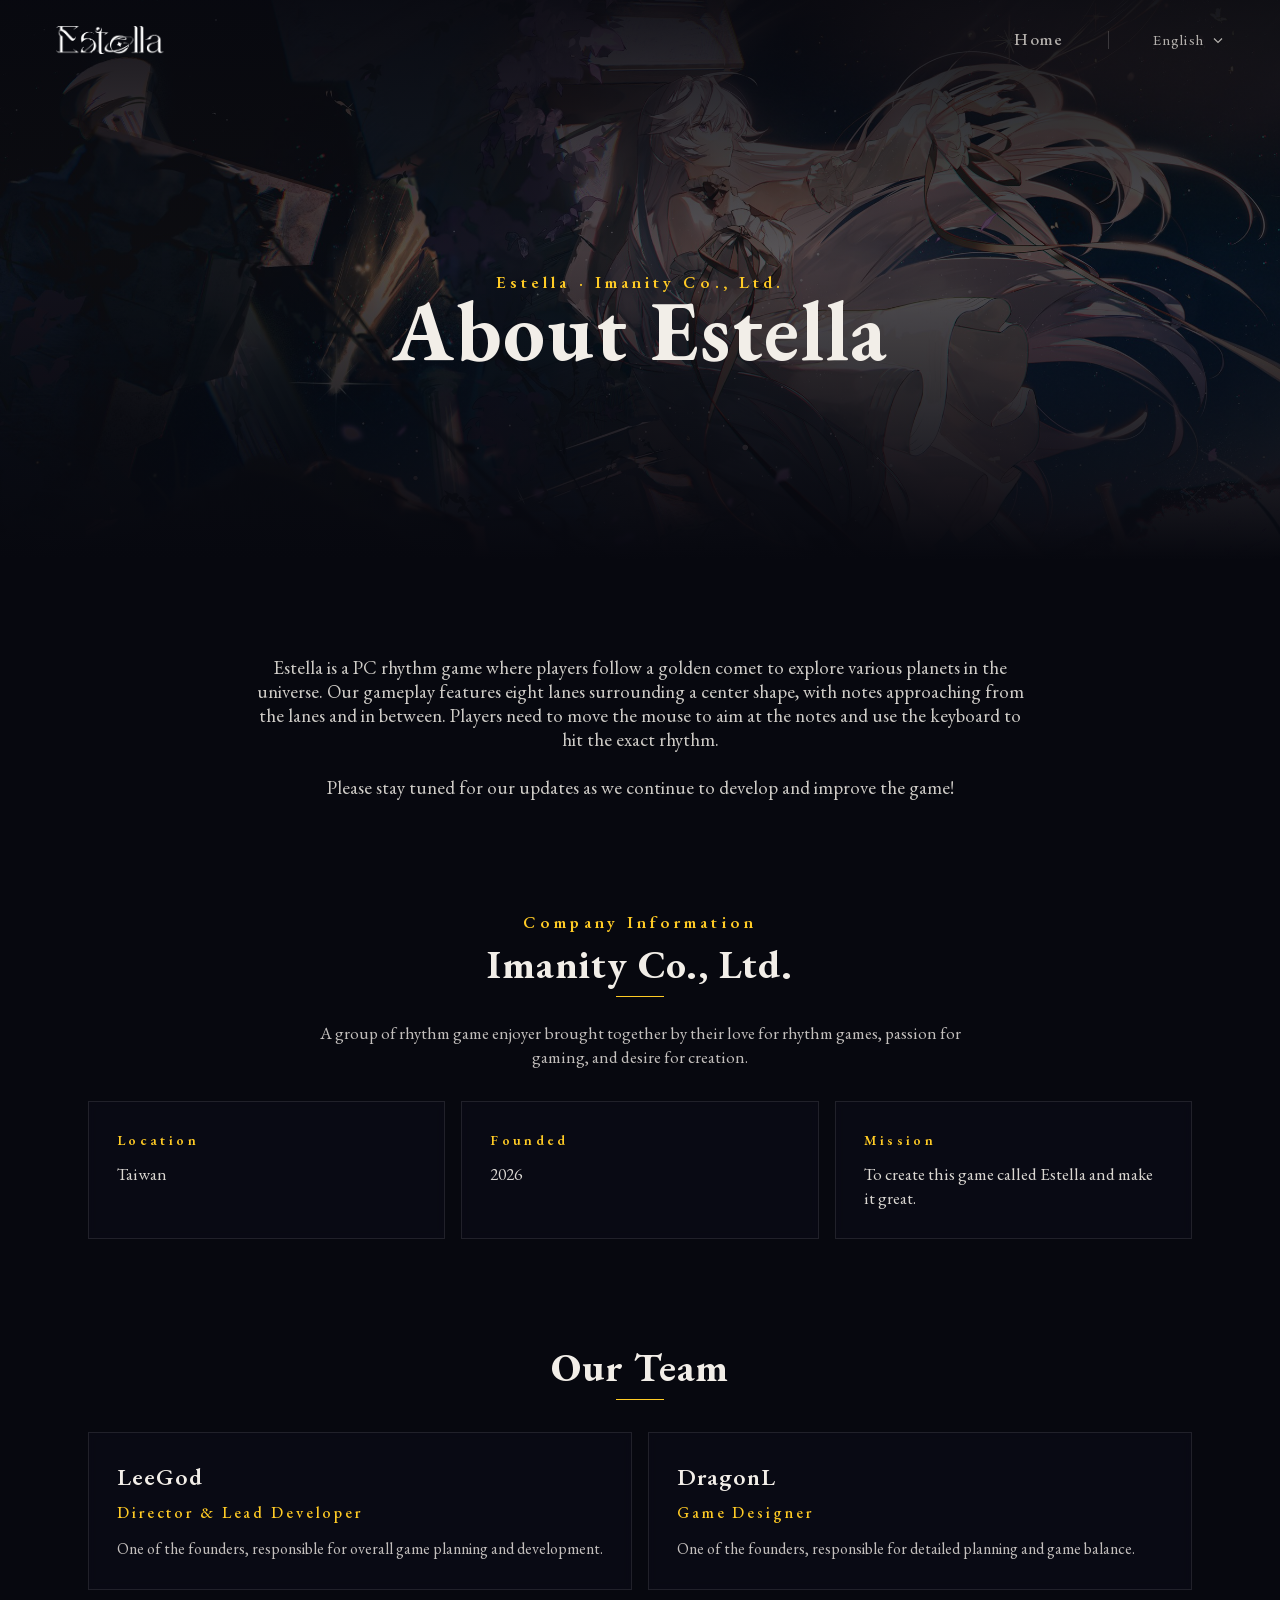
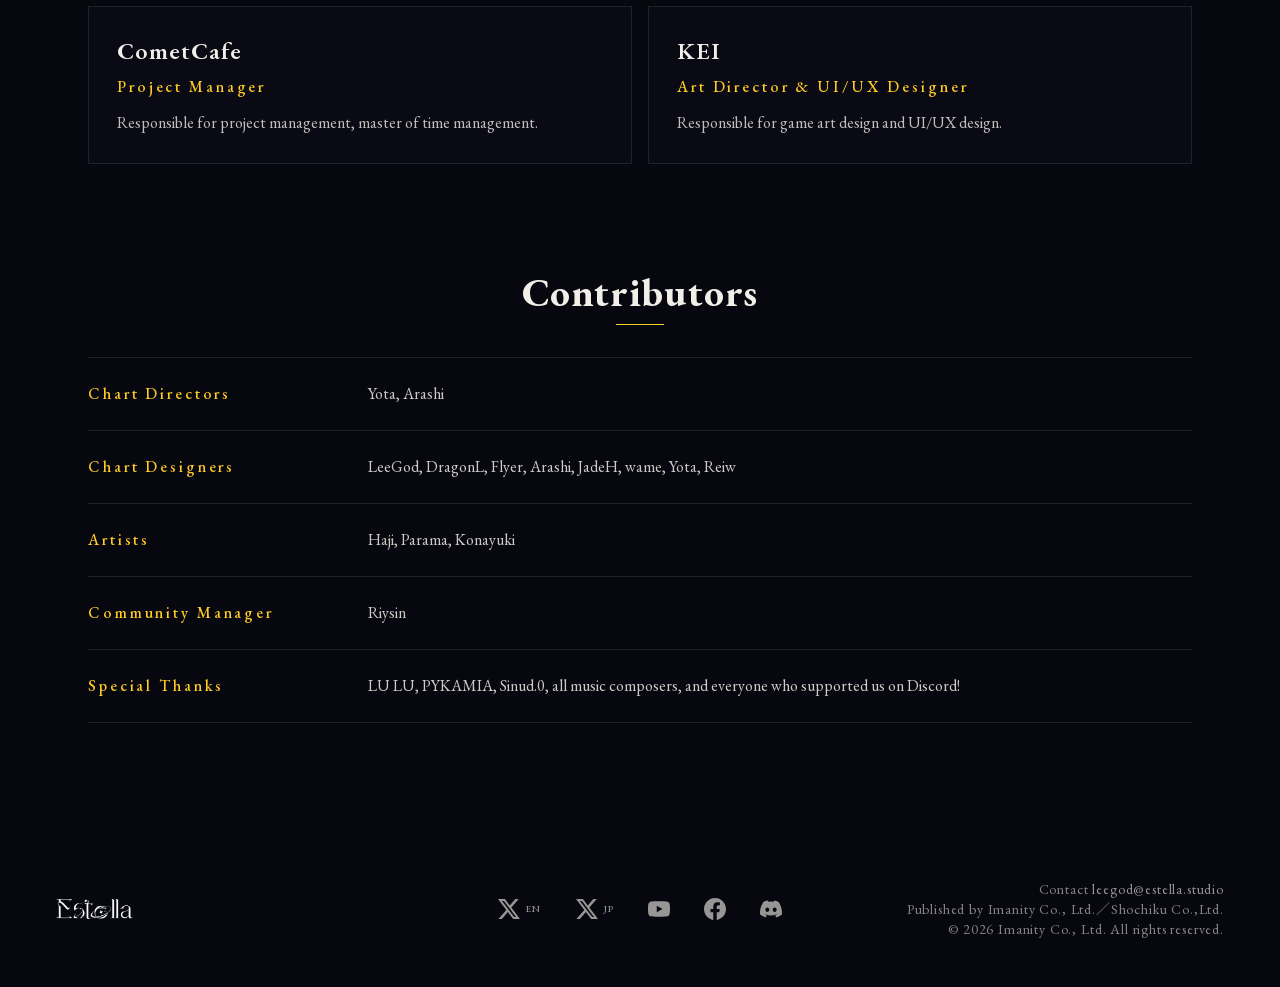
<file: about.html>
<!DOCTYPE html><!--00UVg74EfCro41EEpvJxa--><html lang="en"><head><meta charSet="utf-8"/><meta name="viewport" content="width=device-width, initial-scale=1, maximum-scale=5"/><meta name="viewport" content="width=device-width, initial-scale=1"/><link rel="preload" href="/_next/static/media/3663db0f43efa075-s.p.woff2" as="font" crossorigin="" type="font/woff2"/><link rel="preload" href="/_next/static/media/c679f70df756412c-s.p.woff2" as="font" crossorigin="" type="font/woff2"/><link rel="preload" as="image" href="/images/estella-logo-white.png"/><link rel="preload" as="image" href="/images/kv.jpg"/><link rel="stylesheet" href="/_next/static/css/1df3ef30857369f2.css" data-precedence="next"/><link rel="stylesheet" href="/_next/static/css/9f2772cbfe76567e.css" data-precedence="next"/><link rel="preload" as="script" fetchPriority="low" href="/_next/static/chunks/webpack-c0f8c2cdd99925d6.js"/><script src="/_next/static/chunks/43d3624b-9aeac6423fe75025.js" async=""></script><script src="/_next/static/chunks/817-3c1beed90448b447.js" async=""></script><script src="/_next/static/chunks/main-app-c0af5cf002237a07.js" async=""></script><script src="/_next/static/chunks/891-084d366fecb0fbde.js" async=""></script><script src="/_next/static/chunks/509-e59f82ca53dbaab0.js" async=""></script><script src="/_next/static/chunks/app/layout-ce063132e364def6.js" async=""></script><script async="" src="https://www.googletagmanager.com/gtag/js?id=G-6WTNDTHCRV"></script><script src="/_next/static/chunks/app/about/page-6e94996f22b88078.js" async=""></script><link rel="preconnect" href="https://fonts.googleapis.com"/><link rel="preconnect" href="https://fonts.gstatic.com" crossorigin="anonymous"/><link rel="icon" href="/favicon.ico"/><link rel="shortcut icon" href="/favicon.ico"/><link rel="icon" type="image/x-icon" href="/favicon.ico"/><meta name="theme-color" content="#07080F"/><meta name="next-size-adjust" content=""/><title>Estella | A PC Rhythm Game</title><meta name="description" content="Estella is an immersive rhythm game where players follow a golden comet through the cosmos, exploring extraordinary stories and uncovering ancient mysteries."/><meta name="application-name" content="Estella"/><meta name="author" content="Imanity Co., Ltd."/><meta name="keywords" content="rhythm game,music game,indie game,cosmic adventure,story-driven game,multiplayer,Estella,PC rhythm game,mouse rhythm game"/><meta name="creator" content="Imanity Co., Ltd."/><meta name="publisher" content="Imanity Co., Ltd."/><meta name="robots" content="index, follow"/><meta name="googlebot" content="index, follow, max-video-preview:-1, max-image-preview:large, max-snippet:-1"/><link rel="canonical" href="https://estella.studio"/><meta property="og:title" content="Estella | A PC Rhythm Game"/><meta property="og:description" content="Follow the golden comet through the cosmos, exploring extraordinary stories and uncovering ancient mysteries."/><meta property="og:url" content="https://estella.studio"/><meta property="og:site_name" content="Estella"/><meta property="og:locale" content="en_US"/><meta property="og:image" content="https://estella.studio/images/estella-og.jpg"/><meta property="og:image:width" content="1200"/><meta property="og:image:height" content="630"/><meta property="og:image:alt" content="Estella - A PC Rhythm Game"/><meta property="og:type" content="website"/><meta name="twitter:card" content="summary_large_image"/><meta name="twitter:creator" content="@GameEstella"/><meta name="twitter:title" content="Estella | A PC Rhythm Game"/><meta name="twitter:description" content="Follow the golden comet through the cosmos, exploring extraordinary stories and uncovering ancient mysteries."/><meta name="twitter:image" content="https://estella.studio/images/estella-og.jpg"/><link rel="icon" href="/favicon.ico" type="image/x-icon" sizes="32x32"/><link rel="icon" href="/icon.ico?b52e284db071b3fd" type="image/x-icon" sizes="32x32"/><script>document.documentElement.classList.add('js')</script><link href="https://fonts.googleapis.com/css2?family=Noto+Serif+TC:wght@400;500;600;700&amp;family=Noto+Serif+SC:wght@400;500;600;700&amp;family=Noto+Serif+JP:wght@400;500;600;700&amp;display=swap" rel="stylesheet"/><script>
              window.dataLayer = window.dataLayer || [];
              function gtag(){dataLayer.push(arguments);}
              gtag('js', new Date());
              gtag('config', 'G-6WTNDTHCRV');
            </script><script type="application/ld+json">{"@context":"https://schema.org","@type":"VideoGame","name":"Estella","description":"An PC rhythm game where players follow a golden comet through the cosmos, exploring extraordinary stories and uncovering ancient mysteries.","genre":["Rhythm","Music","Adventure","Indie"],"gamePlatform":["PC","Mac"],"applicationCategory":"Game","operatingSystem":["Windows","macOS","Linux"],"publisher":{"@type":"Organization","name":"Imanity Co., Ltd."},"creator":{"@type":"Organization","name":"Imanity Co., Ltd."},"image":"https://estella.studio/images/estella-og.jpg","url":"https://estella.studio","offers":{"@type":"Offer","availability":"https://schema.org/ComingSoon","price":"0","priceCurrency":"USD"}}</script><script src="/_next/static/chunks/polyfills-42372ed130431b0a.js" noModule=""></script></head><body class="__variable_de42f9 __variable_c8689f font-display" style="overflow-y:scroll"><div hidden=""><!--$--><!--/$--></div><nav class="animate-nav-in fixed left-0 right-0 top-0 z-50 transition-colors duration-500 [animation-delay:0.9s] bg-transparent"><div class="flex h-[3.75rem] w-full items-center justify-between px-5 sm:h-20 sm:px-14"><a aria-label="Estella" class="transition-opacity duration-300 hover:opacity-75" href="/"><img alt="Estella" width="1920" height="499" decoding="async" data-nimg="1" class="h-[1.375rem] w-auto sm:h-[1.75rem]" style="color:transparent" src="/images/estella-logo-white.png"/></a><div class="flex items-center gap-[1.125rem] sm:gap-11"><div class="hidden items-center gap-11 sm:flex"><a class="text-[1.0625rem] font-medium tracking-[0.08em] transition-colors duration-300 text-silver/[0.72] hover:text-gold" href="/">Home</a><span class="h-[1.125rem] w-px bg-silver/[0.18]"></span></div><div class="relative "><button type="button" aria-haspopup="listbox" aria-expanded="false" class="flex h-11 items-center gap-1.5 text-sm text-silver/[0.72] transition-colors hover:text-gold sm:gap-2 sm:text-[0.9375rem] sm:tracking-[0.08em]"><span class="sm:hidden">EN</span><span class="hidden sm:inline">English</span><svg class="h-[0.6875rem] w-[0.6875rem] sm:h-3 sm:w-3" viewBox="0 0 12 12" fill="none" stroke="currentColor" stroke-width="1.2"><path d="M2 4.5l4 4 4-4"></path></svg></button></div><button type="button" aria-label="Menu" aria-expanded="false" class="-mr-3 flex h-11 w-11 items-center justify-center text-silver sm:hidden"><svg class="h-[1.375rem] w-[1.375rem]" viewBox="0 0 24 24" fill="none" stroke="currentColor" stroke-width="1.3"><path d="M3 7h18M3 12h18M3 17h18"></path></svg></button></div></div></nav><main class="bg-ink text-silver"><section class="relative flex min-h-[22rem] items-center justify-center overflow-hidden sm:h-[35rem]"><img alt="" decoding="async" data-nimg="fill" class="object-cover object-[45%_35%] brightness-[0.6]" style="position:absolute;height:100%;width:100%;left:0;top:0;right:0;bottom:0;color:transparent" src="/images/kv.jpg"/><div class="absolute inset-0 bg-[linear-gradient(180deg,rgba(7,8,15,0.9)_0%,rgba(7,8,15,0.45)_45%,#07080f_100%)]"></div><div class="relative z-10 flex flex-col items-center gap-5 px-6 pt-16 text-center"><p class="eyebrow text-xs sm:text-[1.0625rem]">Estella · Imanity Co., Ltd.</p><h1 class="h-latin text-4xl sm:text-[5.25rem]">About Estella</h1></div></section><section class="mx-auto flex max-w-[52rem] flex-col gap-6 px-6 pt-16 text-center sm:pt-24"><p class="p-cjk text-base text-silver/85 sm:text-[1.1875rem]">Estella is a PC rhythm game where players follow a golden comet to explore various planets in the universe. Our gameplay features eight lanes surrounding a center shape, with notes approaching from the lanes and in between. Players need to move the mouse to aim at the notes and use the keyboard to hit the exact rhythm.</p><p class="p-cjk text-base text-silver/85 sm:text-[1.1875rem]">Please stay tuned for our updates as we continue to develop and improve the game!</p></section><section class="mx-auto flex max-w-[72rem] flex-col gap-8 px-6 pt-20 sm:pt-28"><div class="flex flex-col items-center gap-4 text-center"><p class="eyebrow text-sm sm:text-[1.0625rem]">Company Information</p><h2 class="h-latin text-2xl sm:text-[2.5rem]">Imanity Co., Ltd.</h2><span class="title-bar"></span><p class="p-cjk mt-2 max-w-[42rem] text-base text-silver/80 sm:text-[1.0625rem]">A group of rhythm game enjoyer brought together by their love for rhythm games, passion for gaming, and desire for creation.</p></div><div class="grid grid-cols-1 gap-4 sm:grid-cols-3"><div class="card-ink flex flex-col gap-3 p-7"><p class="eyebrow text-xs sm:text-sm">Location</p><p class="p-cjk text-base text-silver/90 sm:text-[1.0625rem]">Taiwan</p></div><div class="card-ink flex flex-col gap-3 p-7"><p class="eyebrow text-xs sm:text-sm">Founded</p><p class="p-cjk text-base text-silver/90 sm:text-[1.0625rem]">2026</p></div><div class="card-ink flex flex-col gap-3 p-7"><p class="eyebrow text-xs sm:text-sm">Mission</p><p class="p-cjk text-base text-silver/90 sm:text-[1.0625rem]">To create this game called Estella and make it great.</p></div></div></section><section class="mx-auto flex max-w-[72rem] flex-col gap-8 px-6 pt-20 sm:pt-28"><div class="flex flex-col items-center gap-4 text-center"><h2 class="h-latin text-2xl sm:text-[2.5rem]">Our Team</h2><span class="title-bar"></span></div><div class="grid grid-cols-1 gap-4 sm:grid-cols-2"><div class="card-ink flex flex-col gap-2 p-7"><h3 class="text-xl font-semibold tracking-[0.04em] sm:text-2xl">LeeGod</h3><p class="sc text-sm text-gold sm:text-base">Director &amp; Lead Developer</p><p class="p-cjk mt-1 text-base text-silver/80">One of the founders, responsible for overall game planning and development.</p></div><div class="card-ink flex flex-col gap-2 p-7"><h3 class="text-xl font-semibold tracking-[0.04em] sm:text-2xl">DragonL</h3><p class="sc text-sm text-gold sm:text-base">Game Designer</p><p class="p-cjk mt-1 text-base text-silver/80">One of the founders, responsible for detailed planning and game balance.</p></div><div class="card-ink flex flex-col gap-2 p-7"><h3 class="text-xl font-semibold tracking-[0.04em] sm:text-2xl">CometCafe</h3><p class="sc text-sm text-gold sm:text-base">Project Manager</p><p class="p-cjk mt-1 text-base text-silver/80">Responsible for project management, master of time management.</p></div><div class="card-ink flex flex-col gap-2 p-7"><h3 class="text-xl font-semibold tracking-[0.04em] sm:text-2xl">KEI</h3><p class="sc text-sm text-gold sm:text-base">Art Director &amp; UI/UX Designer</p><p class="p-cjk mt-1 text-base text-silver/80">Responsible for game art design and UI/UX design.</p></div></div></section><section class="mx-auto flex max-w-[72rem] flex-col gap-8 px-6 py-20 sm:py-28"><div class="flex flex-col items-center gap-4 text-center"><h2 class="h-latin text-2xl sm:text-[2.5rem]">Contributors</h2><span class="title-bar"></span></div><div class="flex flex-col divide-y divide-silver/10 border-y border-silver/10"><div class="flex flex-col gap-2 py-5 sm:flex-row sm:items-baseline sm:gap-10 sm:py-6"><p class="sc w-full text-sm text-gold sm:w-[15rem] sm:shrink-0 sm:text-base">Chart Directors</p><p class="p-cjk text-base text-silver/85">Yota, Arashi</p></div><div class="flex flex-col gap-2 py-5 sm:flex-row sm:items-baseline sm:gap-10 sm:py-6"><p class="sc w-full text-sm text-gold sm:w-[15rem] sm:shrink-0 sm:text-base">Chart Designers</p><p class="p-cjk text-base text-silver/85">LeeGod, DragonL, Flyer, Arashi, JadeH, wame, Yota, Reiw</p></div><div class="flex flex-col gap-2 py-5 sm:flex-row sm:items-baseline sm:gap-10 sm:py-6"><p class="sc w-full text-sm text-gold sm:w-[15rem] sm:shrink-0 sm:text-base">Artists</p><p class="p-cjk text-base text-silver/85">Haji, Parama, Konayuki</p></div><div class="flex flex-col gap-2 py-5 sm:flex-row sm:items-baseline sm:gap-10 sm:py-6"><p class="sc w-full text-sm text-gold sm:w-[15rem] sm:shrink-0 sm:text-base">Community Manager</p><p class="p-cjk text-base text-silver/85">Riysin</p></div><div class="flex flex-col gap-2 py-5 sm:flex-row sm:items-baseline sm:gap-10 sm:py-6"><p class="sc w-full text-sm text-gold sm:w-[15rem] sm:shrink-0 sm:text-base">Special Thanks</p><p class="p-cjk text-base text-silver/85">LU LU, PYKAMIA, Sinud.0, all music composers, and everyone who supported us on Discord!</p></div></div></section></main><!--$--><!--/$--><footer><div class="flex w-full flex-col items-center gap-[1.375rem] px-6 pb-10 pt-7 text-center sm:grid sm:grid-cols-3 sm:items-center sm:gap-8 sm:px-14 sm:pb-12 sm:pt-11 sm:text-left"><a aria-label="Estella" class="hidden justify-self-start transition-opacity duration-300 hover:opacity-75 sm:block" href="/"><img alt="Estella" loading="lazy" width="1920" height="499" decoding="async" data-nimg="1" class="h-5 w-auto" style="color:transparent" src="/images/estella-logo-white.png"/></a><div class="flex flex-wrap items-center justify-center gap-6 sm:gap-[2.125rem] sm:justify-self-center"><a href="https://x.com/GameEstella" target="_blank" rel="noopener noreferrer" aria-label="X (English)" title="X (English)" class="flex items-center gap-1.5 text-silver/[0.62] transition-colors duration-300 hover:text-gold"><svg viewBox="0 0 24 24" fill="currentColor" aria-hidden="true" class="h-5 w-5 sm:h-[1.375rem] sm:w-[1.375rem]"><path d="M18.901 1.153h3.68l-8.04 9.19L24 22.846h-7.406l-5.8-7.584-6.638 7.584H.474l8.6-9.83L0 1.154h7.594l5.243 6.932 6.064-6.933Zm-1.291 19.482h2.039L6.486 3.24H4.298l13.312 17.395Z"></path></svg><span class="text-[0.625rem] font-medium leading-none tracking-[0.14em]">EN</span></a><a href="https://x.com/GameEstella_jp" target="_blank" rel="noopener noreferrer" aria-label="X (日本語)" title="X (日本語)" class="flex items-center gap-1.5 text-silver/[0.62] transition-colors duration-300 hover:text-gold"><svg viewBox="0 0 24 24" fill="currentColor" aria-hidden="true" class="h-5 w-5 sm:h-[1.375rem] sm:w-[1.375rem]"><path d="M18.901 1.153h3.68l-8.04 9.19L24 22.846h-7.406l-5.8-7.584-6.638 7.584H.474l8.6-9.83L0 1.154h7.594l5.243 6.932 6.064-6.933Zm-1.291 19.482h2.039L6.486 3.24H4.298l13.312 17.395Z"></path></svg><span class="text-[0.625rem] font-medium leading-none tracking-[0.14em]">JP</span></a><a href="https://www.youtube.com/@GameEStella" target="_blank" rel="noopener noreferrer" aria-label="YouTube" title="YouTube" class="flex items-center gap-1.5 text-silver/[0.62] transition-colors duration-300 hover:text-gold"><svg viewBox="0 0 24 24" fill="currentColor" aria-hidden="true" class="h-5 w-5 sm:h-[1.375rem] sm:w-[1.375rem]"><path d="M23.498 6.186a3.016 3.016 0 0 0-2.122-2.136C19.505 3.545 12 3.545 12 3.545s-7.505 0-9.377.505A3.017 3.017 0 0 0 .502 6.186C0 8.07 0 12 0 12s0 3.93.502 5.814a3.016 3.016 0 0 0 2.122 2.136c1.871.505 9.376.505 9.376.505s7.505 0 9.377-.505a3.015 3.015 0 0 0 2.122-2.136C24 15.93 24 12 24 12s0-3.93-.502-5.814ZM9.545 15.568V8.432L15.818 12l-6.273 3.568Z"></path></svg></a><a href="https://www.facebook.com/estellagame/" target="_blank" rel="noopener noreferrer" aria-label="Facebook" title="Facebook" class="flex items-center gap-1.5 text-silver/[0.62] transition-colors duration-300 hover:text-gold"><svg viewBox="0 0 24 24" fill="currentColor" aria-hidden="true" class="h-5 w-5 sm:h-[1.375rem] sm:w-[1.375rem]"><path d="M24 12.073C24 5.446 18.627 0 12 0S0 5.446 0 12.073c0 5.99 4.388 10.954 10.125 11.854v-8.385H7.078v-3.469h3.047V9.43c0-3.007 1.792-4.669 4.533-4.669 1.312 0 2.686.235 2.686.235v2.953H15.83c-1.491 0-1.956.925-1.956 1.874v2.25h3.328l-.532 3.469h-2.796v8.385C19.612 23.027 24 18.062 24 12.073Z"></path></svg></a><a href="https://discord.gg/aepGAaqmVC" target="_blank" rel="noopener noreferrer" aria-label="Discord" title="Discord" class="flex items-center gap-1.5 text-silver/[0.62] transition-colors duration-300 hover:text-gold"><svg viewBox="0 0 24 24" fill="currentColor" aria-hidden="true" class="h-5 w-5 sm:h-[1.375rem] sm:w-[1.375rem]"><path d="M20.317 4.37a19.791 19.791 0 0 0-4.885-1.515.074.074 0 0 0-.079.037c-.21.375-.444.865-.608 1.25a18.27 18.27 0 0 0-5.487 0 12.64 12.64 0 0 0-.617-1.25.077.077 0 0 0-.079-.037A19.736 19.736 0 0 0 3.677 4.37a.07.07 0 0 0-.032.027C.533 9.046-.32 13.58.099 18.058a.082.082 0 0 0 .031.056 19.9 19.9 0 0 0 5.993 3.03.078.078 0 0 0 .084-.028c.462-.63.874-1.295 1.226-1.994a.076.076 0 0 0-.041-.106 13.107 13.107 0 0 1-1.872-.892.077.077 0 0 1-.008-.128c.126-.094.252-.192.372-.292a.074.074 0 0 1 .078-.01c3.928 1.793 8.18 1.793 12.061 0a.074.074 0 0 1 .079.01c.12.1.246.199.373.292a.077.077 0 0 1-.006.128c-.598.35-1.22.642-1.873.891a.077.077 0 0 0-.041.107c.36.698.772 1.363 1.225 1.993a.076.076 0 0 0 .084.028 19.839 19.839 0 0 0 6.002-3.03.077.077 0 0 0 .032-.055c.5-5.177-.838-9.674-3.549-13.661a.061.061 0 0 0-.031-.029ZM8.02 15.331c-1.182 0-2.157-1.085-2.157-2.419 0-1.333.956-2.419 2.157-2.419 1.211 0 2.176 1.095 2.157 2.42 0 1.333-.956 2.418-2.157 2.418Zm7.975 0c-1.183 0-2.157-1.085-2.157-2.419 0-1.333.955-2.419 2.157-2.419 1.21 0 2.176 1.095 2.157 2.42 0 1.333-.946 2.418-2.157 2.418Z"></path></svg></a></div><div class="text-[0.8125rem] leading-[1.7] tracking-[0.04em] text-silver/55 sm:justify-self-end sm:text-right sm:text-sm sm:tracking-[0.06em]"><p>Contact<!-- --> <a href="mailto:leegod@estella.studio" class="text-silver/[0.62] transition-colors duration-300 hover:text-gold">leegod@estella.studio</a></p><p>Published by Imanity Co., Ltd.／Shochiku Co.,Ltd.</p><p>© 2026 Imanity Co., Ltd. All rights reserved.</p></div></div></footer><script src="/_next/static/chunks/webpack-c0f8c2cdd99925d6.js" id="_R_" async=""></script><script>(self.__next_f=self.__next_f||[]).push([0])</script><script>self.__next_f.push([1,"1:\"$Sreact.fragment\"\n2:I[552,[\"891\",\"static/chunks/891-084d366fecb0fbde.js\",\"509\",\"static/chunks/509-e59f82ca53dbaab0.js\",\"177\",\"static/chunks/app/layout-ce063132e364def6.js\"],\"LanguageProvider\"]\n3:I[3193,[\"891\",\"static/chunks/891-084d366fecb0fbde.js\",\"509\",\"static/chunks/509-e59f82ca53dbaab0.js\",\"177\",\"static/chunks/app/layout-ce063132e364def6.js\"],\"Navbar\"]\n4:I[9690,[],\"\"]\n5:I[3048,[],\"\"]\n6:I[8608,[\"891\",\"static/chunks/891-084d366fecb0fbde.js\",\"509\",\"static/chunks/509-e59f82ca53dbaab0.js\",\"177\",\"static/chunks/app/layout-ce063132e364def6.js\"],\"Footer\"]\na:I[2354,[],\"\"]\n:HL[\"/_next/static/media/3663db0f43efa075-s.p.woff2\",\"font\",{\"crossOrigin\":\"\",\"type\":\"font/woff2\"}]\n:HL[\"/_next/static/media/c679f70df756412c-s.p.woff2\",\"font\",{\"crossOrigin\":\"\",\"type\":\"font/woff2\"}]\n:HL[\"/_next/static/css/1df3ef30857369f2.css\",\"style\"]\n:HL[\"/_next/static/css/9f2772cbfe76567e.css\",\"style\"]\n"])</script><script>self.__next_f.push([1,"0:{\"P\":null,\"b\":\"00UVg74EfCro41EEpvJxa\",\"p\":\"\",\"c\":[\"\",\"about\"],\"i\":false,\"f\":[[[\"\",{\"children\":[\"about\",{\"children\":[\"__PAGE__\",{}]}]},\"$undefined\",\"$undefined\",true],[\"\",[\"$\",\"$1\",\"c\",{\"children\":[[[\"$\",\"link\",\"0\",{\"rel\":\"stylesheet\",\"href\":\"/_next/static/css/1df3ef30857369f2.css\",\"precedence\":\"next\",\"crossOrigin\":\"$undefined\",\"nonce\":\"$undefined\"}],[\"$\",\"link\",\"1\",{\"rel\":\"stylesheet\",\"href\":\"/_next/static/css/9f2772cbfe76567e.css\",\"precedence\":\"next\",\"crossOrigin\":\"$undefined\",\"nonce\":\"$undefined\"}]],[\"$\",\"html\",null,{\"lang\":\"en\",\"suppressHydrationWarning\":true,\"children\":[[\"$\",\"head\",null,{\"children\":[[\"$\",\"script\",null,{\"dangerouslySetInnerHTML\":{\"__html\":\"document.documentElement.classList.add('js')\"}}],[\"$\",\"link\",null,{\"rel\":\"preconnect\",\"href\":\"https://fonts.googleapis.com\"}],[\"$\",\"link\",null,{\"rel\":\"preconnect\",\"href\":\"https://fonts.gstatic.com\",\"crossOrigin\":\"anonymous\"}],[\"$\",\"link\",null,{\"href\":\"https://fonts.googleapis.com/css2?family=Noto+Serif+TC:wght@400;500;600;700\u0026family=Noto+Serif+SC:wght@400;500;600;700\u0026family=Noto+Serif+JP:wght@400;500;600;700\u0026display=swap\",\"rel\":\"stylesheet\"}],[\"$\",\"link\",null,{\"rel\":\"icon\",\"href\":\"/favicon.ico\"}],[\"$\",\"link\",null,{\"rel\":\"shortcut icon\",\"href\":\"/favicon.ico\"}],[\"$\",\"link\",null,{\"rel\":\"icon\",\"type\":\"image/x-icon\",\"href\":\"/favicon.ico\"}],[\"$\",\"meta\",null,{\"name\":\"theme-color\",\"content\":\"#07080F\"}],[\"$\",\"meta\",null,{\"name\":\"viewport\",\"content\":\"width=device-width, initial-scale=1, maximum-scale=5\"}],[\"$\",\"script\",null,{\"async\":true,\"src\":\"https://www.googletagmanager.com/gtag/js?id=G-6WTNDTHCRV\"}],[\"$\",\"script\",null,{\"dangerouslySetInnerHTML\":{\"__html\":\"\\n              window.dataLayer = window.dataLayer || [];\\n              function gtag(){dataLayer.push(arguments);}\\n              gtag('js', new Date());\\n              gtag('config', 'G-6WTNDTHCRV');\\n            \"}}],[\"$\",\"script\",null,{\"type\":\"application/ld+json\",\"dangerouslySetInnerHTML\":{\"__html\":\"{\\\"@context\\\":\\\"https://schema.org\\\",\\\"@type\\\":\\\"VideoGame\\\",\\\"name\\\":\\\"Estella\\\",\\\"description\\\":\\\"An PC rhythm game where players follow a golden comet through the cosmos, exploring extraordinary stories and uncovering ancient mysteries.\\\",\\\"genre\\\":[\\\"Rhythm\\\",\\\"Music\\\",\\\"Adventure\\\",\\\"Indie\\\"],\\\"gamePlatform\\\":[\\\"PC\\\",\\\"Mac\\\"],\\\"applicationCategory\\\":\\\"Game\\\",\\\"operatingSystem\\\":[\\\"Windows\\\",\\\"macOS\\\",\\\"Linux\\\"],\\\"publisher\\\":{\\\"@type\\\":\\\"Organization\\\",\\\"name\\\":\\\"Imanity Co., Ltd.\\\"},\\\"creator\\\":{\\\"@type\\\":\\\"Organization\\\",\\\"name\\\":\\\"Imanity Co., Ltd.\\\"},\\\"image\\\":\\\"https://estella.studio/images/estella-og.jpg\\\",\\\"url\\\":\\\"https://estella.studio\\\",\\\"offers\\\":{\\\"@type\\\":\\\"Offer\\\",\\\"availability\\\":\\\"https://schema.org/ComingSoon\\\",\\\"price\\\":\\\"0\\\",\\\"priceCurrency\\\":\\\"USD\\\"}}\"}}]]}],[\"$\",\"body\",null,{\"suppressHydrationWarning\":true,\"className\":\"__variable_de42f9 __variable_c8689f font-display\",\"style\":{\"overflowY\":\"scroll\"},\"children\":[\"$\",\"$L2\",null,{\"children\":[[\"$\",\"$L3\",null,{}],[\"$\",\"$L4\",null,{\"parallelRouterKey\":\"children\",\"error\":\"$undefined\",\"errorStyles\":\"$undefined\",\"errorScripts\":\"$undefined\",\"template\":[\"$\",\"$L5\",null,{}],\"templateStyles\":\"$undefined\",\"templateScripts\":\"$undefined\",\"notFound\":[[[\"$\",\"title\",null,{\"children\":\"404: This page could not be found.\"}],[\"$\",\"div\",null,{\"style\":{\"fontFamily\":\"system-ui,\\\"Segoe UI\\\",Roboto,Helvetica,Arial,sans-serif,\\\"Apple Color Emoji\\\",\\\"Segoe UI Emoji\\\"\",\"height\":\"100vh\",\"textAlign\":\"center\",\"display\":\"flex\",\"flexDirection\":\"column\",\"alignItems\":\"center\",\"justifyContent\":\"center\"},\"children\":[\"$\",\"div\",null,{\"children\":[[\"$\",\"style\",null,{\"dangerouslySetInnerHTML\":{\"__html\":\"body{color:#000;background:#fff;margin:0}.next-error-h1{border-right:1px solid rgba(0,0,0,.3)}@media (prefers-color-scheme:dark){body{color:#fff;background:#000}.next-error-h1{border-right:1px solid rgba(255,255,255,.3)}}\"}}],[\"$\",\"h1\",null,{\"className\":\"next-error-h1\",\"style\":{\"display\":\"inline-block\",\"margin\":\"0 20px 0 0\",\"padding\":\"0 23px 0 0\",\"fontSize\":24,\"fontWeight\":500,\"verticalAlign\":\"top\",\"lineHeight\":\"49px\"},\"children\":404}],[\"$\",\"div\",null,{\"style\":{\"display\":\"inline-block\"},\"children\":[\"$\",\"h2\",null,{\"style\":{\"fontSize\":14,\"fontWeight\":400,\"lineHeight\":\"49px\",\"margin\":0},\"children\":\"This page could not be found.\"}]}]]}]}]],[]],\"forbidden\":\"$undefined\",\"unauthorized\":\"$undefined\"}],[\"$\",\"$L6\",null,{}]]}]}]]}]]}],{\"children\":[\"about\",[\"$\",\"$1\",\"c\",{\"children\":[null,[\"$\",\"$L4\",null,{\"parallelRouterKey\":\"children\",\"error\":\"$undefined\",\"errorStyles\":\"$undefined\",\"errorScripts\":\"$undefined\",\"template\":\"$L7\",\"templateStyles\":\"$undefined\",\"templateScripts\":\"$undefined\",\"notFound\":\"$undefined\",\"forbidden\":\"$undefined\",\"unauthorized\":\"$undefined\"}]]}],{\"children\":[\"__PAGE__\",\"$L8\",{},null,false]},null,false]},null,false],\"$L9\",false]],\"m\":\"$undefined\",\"G\":[\"$a\",[]],\"s\":false,\"S\":true}\n"])</script><script>self.__next_f.push([1,"b:I[2587,[],\"ClientPageRoot\"]\nc:I[8640,[\"891\",\"static/chunks/891-084d366fecb0fbde.js\",\"220\",\"static/chunks/app/about/page-6e94996f22b88078.js\"],\"default\"]\nf:I[7731,[],\"OutletBoundary\"]\n11:I[1810,[],\"AsyncMetadataOutlet\"]\n13:I[7731,[],\"ViewportBoundary\"]\n15:I[7731,[],\"MetadataBoundary\"]\n16:\"$Sreact.suspense\"\n7:[\"$\",\"$L5\",null,{}]\n8:[\"$\",\"$1\",\"c\",{\"children\":[[\"$\",\"$Lb\",null,{\"Component\":\"$c\",\"searchParams\":{},\"params\":{},\"promises\":[\"$@d\",\"$@e\"]}],null,[\"$\",\"$Lf\",null,{\"children\":[\"$L10\",[\"$\",\"$L11\",null,{\"promise\":\"$@12\"}]]}]]}]\n9:[\"$\",\"$1\",\"h\",{\"children\":[null,[[\"$\",\"$L13\",null,{\"children\":\"$L14\"}],[\"$\",\"meta\",null,{\"name\":\"next-size-adjust\",\"content\":\"\"}]],[\"$\",\"$L15\",null,{\"children\":[\"$\",\"div\",null,{\"hidden\":true,\"children\":[\"$\",\"$16\",null,{\"fallback\":null,\"children\":\"$L17\"}]}]}]]}]\n"])</script><script>self.__next_f.push([1,"d:{}\ne:\"$8:props:children:0:props:params\"\n"])</script><script>self.__next_f.push([1,"14:[[\"$\",\"meta\",\"0\",{\"charSet\":\"utf-8\"}],[\"$\",\"meta\",\"1\",{\"name\":\"viewport\",\"content\":\"width=device-width, initial-scale=1\"}]]\n10:null\n"])</script><script>self.__next_f.push([1,"18:I[8986,[],\"IconMark\"]\n"])</script><script>self.__next_f.push([1,"12:{\"metadata\":[[\"$\",\"title\",\"0\",{\"children\":\"Estella | A PC Rhythm Game\"}],[\"$\",\"meta\",\"1\",{\"name\":\"description\",\"content\":\"Estella is an immersive rhythm game where players follow a golden comet through the cosmos, exploring extraordinary stories and uncovering ancient mysteries.\"}],[\"$\",\"meta\",\"2\",{\"name\":\"application-name\",\"content\":\"Estella\"}],[\"$\",\"meta\",\"3\",{\"name\":\"author\",\"content\":\"Imanity Co., Ltd.\"}],[\"$\",\"meta\",\"4\",{\"name\":\"keywords\",\"content\":\"rhythm game,music game,indie game,cosmic adventure,story-driven game,multiplayer,Estella,PC rhythm game,mouse rhythm game\"}],[\"$\",\"meta\",\"5\",{\"name\":\"creator\",\"content\":\"Imanity Co., Ltd.\"}],[\"$\",\"meta\",\"6\",{\"name\":\"publisher\",\"content\":\"Imanity Co., Ltd.\"}],[\"$\",\"meta\",\"7\",{\"name\":\"robots\",\"content\":\"index, follow\"}],[\"$\",\"meta\",\"8\",{\"name\":\"googlebot\",\"content\":\"index, follow, max-video-preview:-1, max-image-preview:large, max-snippet:-1\"}],[\"$\",\"link\",\"9\",{\"rel\":\"canonical\",\"href\":\"https://estella.studio\"}],[\"$\",\"meta\",\"10\",{\"property\":\"og:title\",\"content\":\"Estella | A PC Rhythm Game\"}],[\"$\",\"meta\",\"11\",{\"property\":\"og:description\",\"content\":\"Follow the golden comet through the cosmos, exploring extraordinary stories and uncovering ancient mysteries.\"}],[\"$\",\"meta\",\"12\",{\"property\":\"og:url\",\"content\":\"https://estella.studio\"}],[\"$\",\"meta\",\"13\",{\"property\":\"og:site_name\",\"content\":\"Estella\"}],[\"$\",\"meta\",\"14\",{\"property\":\"og:locale\",\"content\":\"en_US\"}],[\"$\",\"meta\",\"15\",{\"property\":\"og:image\",\"content\":\"https://estella.studio/images/estella-og.jpg\"}],[\"$\",\"meta\",\"16\",{\"property\":\"og:image:width\",\"content\":\"1200\"}],[\"$\",\"meta\",\"17\",{\"property\":\"og:image:height\",\"content\":\"630\"}],[\"$\",\"meta\",\"18\",{\"property\":\"og:image:alt\",\"content\":\"Estella - A PC Rhythm Game\"}],[\"$\",\"meta\",\"19\",{\"property\":\"og:type\",\"content\":\"website\"}],[\"$\",\"meta\",\"20\",{\"name\":\"twitter:card\",\"content\":\"summary_large_image\"}],[\"$\",\"meta\",\"21\",{\"name\":\"twitter:creator\",\"content\":\"@GameEstella\"}],[\"$\",\"meta\",\"22\",{\"name\":\"twitter:title\",\"content\":\"Estella | A PC Rhythm Game\"}],[\"$\",\"meta\",\"23\",{\"name\":\"twitter:description\",\"content\":\"Follow the golden comet through the cosmos, exploring extraordinary stories and uncovering ancient mysteries.\"}],[\"$\",\"meta\",\"24\",{\"name\":\"twitter:image\",\"content\":\"https://estella.studio/images/estella-og.jpg\"}],[\"$\",\"link\",\"25\",{\"rel\":\"icon\",\"href\":\"/favicon.ico\",\"type\":\"image/x-icon\",\"sizes\":\"32x32\"}],[\"$\",\"link\",\"26\",{\"rel\":\"icon\",\"href\":\"/icon.ico?b52e284db071b3fd\",\"type\":\"image/x-icon\",\"sizes\":\"32x32\"}],[\"$\",\"$L18\",\"27\",{}]],\"error\":null,\"digest\":\"$undefined\"}\n"])</script><script>self.__next_f.push([1,"17:\"$12:metadata\"\n"])</script></body></html>
</file>
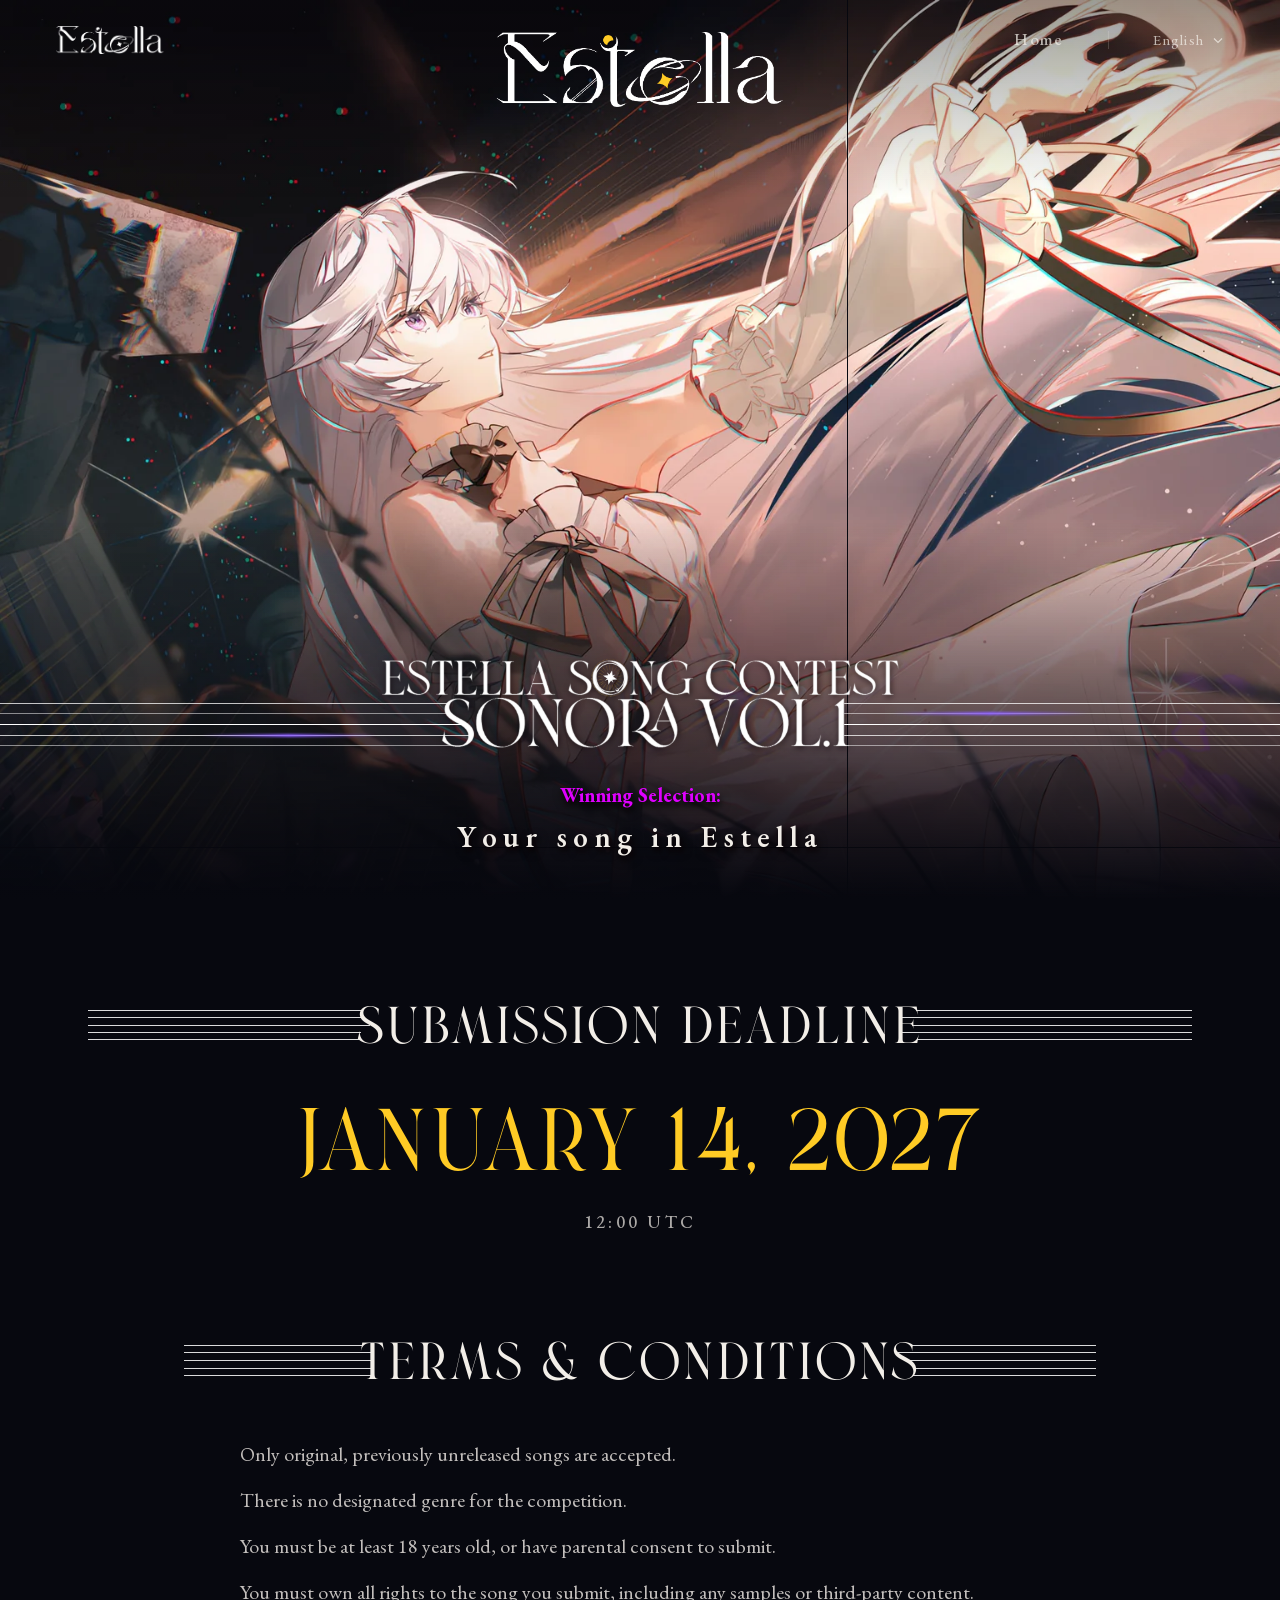
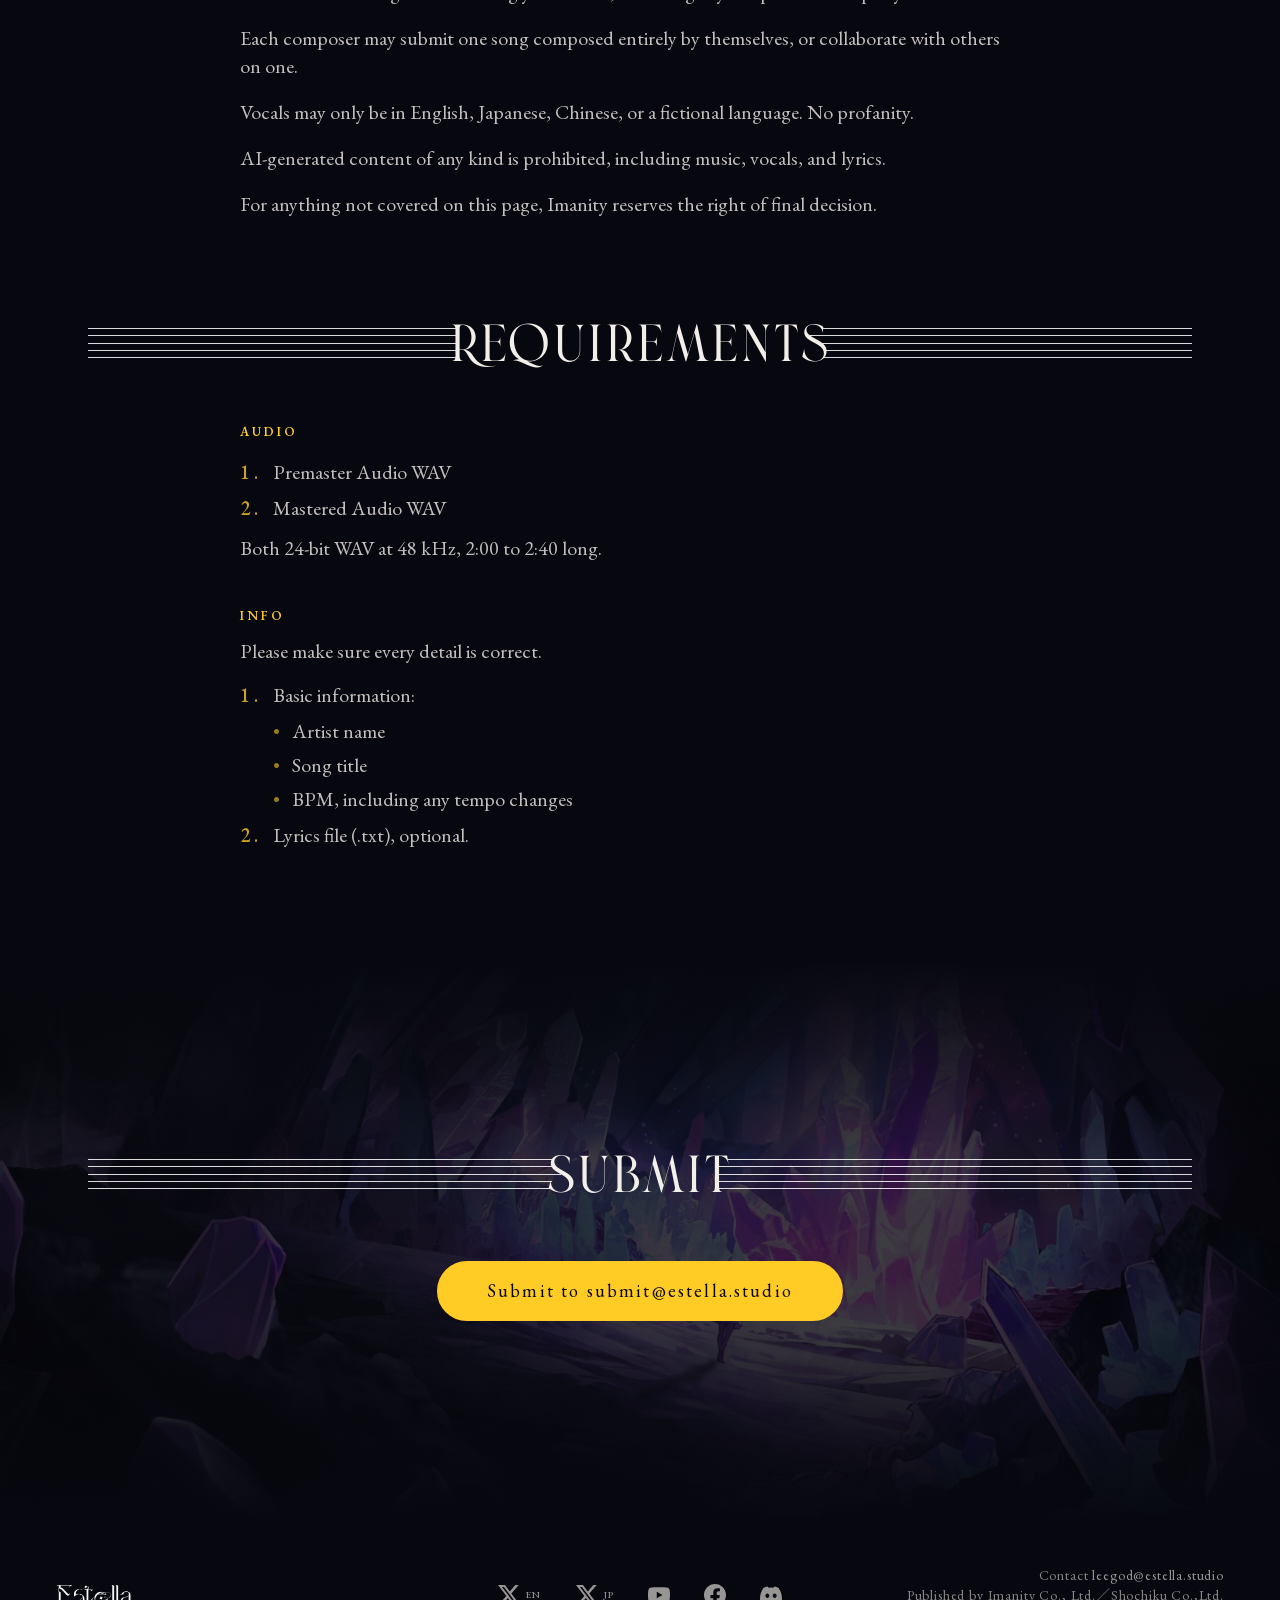
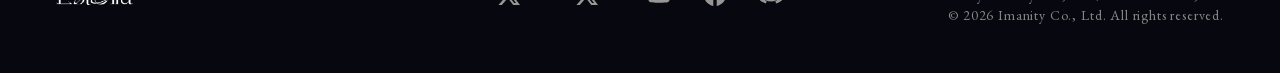
<file: song-submission.html>
<!DOCTYPE html><!--00UVg74EfCro41EEpvJxa--><html lang="en"><head><meta charSet="utf-8"/><meta name="viewport" content="width=device-width, initial-scale=1, maximum-scale=5"/><meta name="viewport" content="width=device-width, initial-scale=1"/><link rel="preload" href="/_next/static/media/3663db0f43efa075-s.p.woff2" as="font" crossorigin="" type="font/woff2"/><link rel="preload" href="/_next/static/media/c679f70df756412c-s.p.woff2" as="font" crossorigin="" type="font/woff2"/><link rel="preload" as="image" href="/images/estella-logo-white.png"/><link rel="preload" as="image" imageSrcSet="/images/song-contest-kv-1920.webp 1920w, /images/song-contest-kv-3840.webp 3840w" imageSizes="100vw" fetchPriority="high"/><link rel="preload" as="image" href="/images/estella-logo.png"/><link rel="preload" as="image" href="/images/song-contest-title.webp"/><link rel="stylesheet" href="/_next/static/css/1df3ef30857369f2.css" data-precedence="next"/><link rel="stylesheet" href="/_next/static/css/9f2772cbfe76567e.css" data-precedence="next"/><link rel="preload" as="script" fetchPriority="low" href="/_next/static/chunks/webpack-c0f8c2cdd99925d6.js"/><script src="/_next/static/chunks/43d3624b-9aeac6423fe75025.js" async=""></script><script src="/_next/static/chunks/817-3c1beed90448b447.js" async=""></script><script src="/_next/static/chunks/main-app-c0af5cf002237a07.js" async=""></script><script src="/_next/static/chunks/891-084d366fecb0fbde.js" async=""></script><script src="/_next/static/chunks/509-e59f82ca53dbaab0.js" async=""></script><script src="/_next/static/chunks/app/layout-ce063132e364def6.js" async=""></script><script async="" src="https://www.googletagmanager.com/gtag/js?id=G-6WTNDTHCRV"></script><script src="/_next/static/chunks/app/song-submission/page-29a86750b671550e.js" async=""></script><link rel="preconnect" href="https://fonts.googleapis.com"/><link rel="preconnect" href="https://fonts.gstatic.com" crossorigin="anonymous"/><link rel="icon" href="/favicon.ico"/><link rel="shortcut icon" href="/favicon.ico"/><link rel="icon" type="image/x-icon" href="/favicon.ico"/><meta name="theme-color" content="#07080F"/><meta name="next-size-adjust" content=""/><title>Estella | A PC Rhythm Game</title><meta name="description" content="Estella is an immersive rhythm game where players follow a golden comet through the cosmos, exploring extraordinary stories and uncovering ancient mysteries."/><meta name="application-name" content="Estella"/><meta name="author" content="Imanity Co., Ltd."/><meta name="keywords" content="rhythm game,music game,indie game,cosmic adventure,story-driven game,multiplayer,Estella,PC rhythm game,mouse rhythm game"/><meta name="creator" content="Imanity Co., Ltd."/><meta name="publisher" content="Imanity Co., Ltd."/><meta name="robots" content="index, follow"/><meta name="googlebot" content="index, follow, max-video-preview:-1, max-image-preview:large, max-snippet:-1"/><link rel="canonical" href="https://estella.studio"/><meta property="og:title" content="Estella | A PC Rhythm Game"/><meta property="og:description" content="Follow the golden comet through the cosmos, exploring extraordinary stories and uncovering ancient mysteries."/><meta property="og:url" content="https://estella.studio"/><meta property="og:site_name" content="Estella"/><meta property="og:locale" content="en_US"/><meta property="og:image" content="https://estella.studio/images/estella-og.jpg"/><meta property="og:image:width" content="1200"/><meta property="og:image:height" content="630"/><meta property="og:image:alt" content="Estella - A PC Rhythm Game"/><meta property="og:type" content="website"/><meta name="twitter:card" content="summary_large_image"/><meta name="twitter:creator" content="@GameEstella"/><meta name="twitter:title" content="Estella | A PC Rhythm Game"/><meta name="twitter:description" content="Follow the golden comet through the cosmos, exploring extraordinary stories and uncovering ancient mysteries."/><meta name="twitter:image" content="https://estella.studio/images/estella-og.jpg"/><link rel="icon" href="/favicon.ico" type="image/x-icon" sizes="32x32"/><link rel="icon" href="/icon.ico?b52e284db071b3fd" type="image/x-icon" sizes="32x32"/><script>document.documentElement.classList.add('js')</script><link href="https://fonts.googleapis.com/css2?family=Noto+Serif+TC:wght@400;500;600;700&amp;family=Noto+Serif+SC:wght@400;500;600;700&amp;family=Noto+Serif+JP:wght@400;500;600;700&amp;display=swap" rel="stylesheet"/><script>
              window.dataLayer = window.dataLayer || [];
              function gtag(){dataLayer.push(arguments);}
              gtag('js', new Date());
              gtag('config', 'G-6WTNDTHCRV');
            </script><script type="application/ld+json">{"@context":"https://schema.org","@type":"VideoGame","name":"Estella","description":"An PC rhythm game where players follow a golden comet through the cosmos, exploring extraordinary stories and uncovering ancient mysteries.","genre":["Rhythm","Music","Adventure","Indie"],"gamePlatform":["PC","Mac"],"applicationCategory":"Game","operatingSystem":["Windows","macOS","Linux"],"publisher":{"@type":"Organization","name":"Imanity Co., Ltd."},"creator":{"@type":"Organization","name":"Imanity Co., Ltd."},"image":"https://estella.studio/images/estella-og.jpg","url":"https://estella.studio","offers":{"@type":"Offer","availability":"https://schema.org/ComingSoon","price":"0","priceCurrency":"USD"}}</script><script src="/_next/static/chunks/polyfills-42372ed130431b0a.js" noModule=""></script></head><body class="__variable_de42f9 __variable_c8689f font-display" style="overflow-y:scroll"><div hidden=""><!--$--><!--/$--></div><nav class="animate-nav-in fixed left-0 right-0 top-0 z-50 transition-colors duration-500 [animation-delay:0.9s] bg-transparent"><div class="flex h-[3.75rem] w-full items-center justify-between px-5 sm:h-20 sm:px-14"><a aria-label="Estella" class="transition-opacity duration-300 hover:opacity-75" href="/"><img alt="Estella" width="1920" height="499" decoding="async" data-nimg="1" class="h-[1.375rem] w-auto sm:h-[1.75rem]" style="color:transparent" src="/images/estella-logo-white.png"/></a><div class="flex items-center gap-[1.125rem] sm:gap-11"><div class="hidden items-center gap-11 sm:flex"><a class="text-[1.0625rem] font-medium tracking-[0.08em] transition-colors duration-300 text-silver/[0.72] hover:text-gold" href="/">Home</a><span class="h-[1.125rem] w-px bg-silver/[0.18]"></span></div><div class="relative "><button type="button" aria-haspopup="listbox" aria-expanded="false" class="flex h-11 items-center gap-1.5 text-sm text-silver/[0.72] transition-colors hover:text-gold sm:gap-2 sm:text-[0.9375rem] sm:tracking-[0.08em]"><span class="sm:hidden">EN</span><span class="hidden sm:inline">English</span><svg class="h-[0.6875rem] w-[0.6875rem] sm:h-3 sm:w-3" viewBox="0 0 12 12" fill="none" stroke="currentColor" stroke-width="1.2"><path d="M2 4.5l4 4 4-4"></path></svg></button></div><button type="button" aria-label="Menu" aria-expanded="false" class="-mr-3 flex h-11 w-11 items-center justify-center text-silver sm:hidden"><svg class="h-[1.375rem] w-[1.375rem]" viewBox="0 0 24 24" fill="none" stroke="currentColor" stroke-width="1.3"><path d="M3 7h18M3 12h18M3 17h18"></path></svg></button></div></div></nav><main class="bg-ink text-silver"><section class="sonora-hero relative flex h-[100svh] min-h-[40rem] flex-col items-center justify-end overflow-hidden pb-10 sm:pb-[4.5vh]"><div class="sonora-kv absolute inset-0"><img src="/images/song-contest-kv-1920.webp" srcSet="/images/song-contest-kv-1920.webp 1920w, /images/song-contest-kv-3840.webp 3840w" sizes="100vw" alt="" fetchPriority="high" decoding="async" class="sonora-kv-in absolute inset-0 h-full w-full object-cover object-[36%_35%] sm:object-center"/></div><div class="sonora-sweep pointer-events-none absolute inset-0"></div><div class="absolute inset-0 bg-[linear-gradient(180deg,rgba(7,8,15,0.4)_0%,rgba(7,8,15,0)_22%,rgba(7,8,15,0)_58%,rgba(7,8,15,0.6)_86%,#07080f_100%)]"></div><div aria-hidden="true" class="pointer-events-none absolute inset-0"><span class="sonora-spark absolute" style="left:8%;top:18%;width:2px;height:2px;--dur:5.2s;--delay:0.4s;--peak:0.7"></span><span class="sonora-spark absolute" style="left:14%;top:42%;width:3px;height:3px;--dur:6.1s;--delay:2.1s;--peak:0.95"></span><span class="sonora-spark absolute" style="left:22%;top:9%;width:2px;height:2px;--dur:4.6s;--delay:1.3s;--peak:0.7"></span><span class="sonora-spark absolute" style="left:31%;top:30%;width:2px;height:2px;--dur:7s;--delay:3.4s;--peak:0.7"></span><span class="sonora-spark absolute" style="left:41%;top:14%;width:3px;height:3px;--dur:5.5s;--delay:0.9s;--peak:0.95"></span><span class="sonora-spark absolute" style="left:58%;top:22%;width:2px;height:2px;--dur:6.4s;--delay:2.8s;--peak:0.7"></span><span class="sonora-spark absolute" style="left:66%;top:8%;width:3px;height:3px;--dur:4.9s;--delay:1.7s;--peak:0.95"></span><span class="sonora-spark absolute" style="left:73%;top:36%;width:2px;height:2px;--dur:5.8s;--delay:0.2s;--peak:0.7"></span><span class="sonora-spark absolute" style="left:82%;top:16%;width:2px;height:2px;--dur:6.7s;--delay:3.9s;--peak:0.7"></span><span class="sonora-spark absolute" style="left:90%;top:28%;width:3px;height:3px;--dur:5.1s;--delay:1.1s;--peak:0.95"></span><span class="sonora-spark absolute" style="left:95%;top:46%;width:2px;height:2px;--dur:7.3s;--delay:2.5s;--peak:0.7"></span><span class="sonora-spark absolute" style="left:48%;top:40%;width:2px;height:2px;--dur:6s;--delay:4.4s;--peak:0.7"></span></div><div class="sonora-logo absolute inset-x-0 top-[4.5rem] flex justify-center sm:top-[3.6vh]"><img alt="Estella" width="1920" height="499" decoding="async" data-nimg="1" class="animate-rise-in w-[11rem] drop-shadow-[0_4px_18px_rgba(0,0,0,0.55)] [animation-delay:0.5s] sm:w-[min(22.4vw,27rem)]" style="color:transparent" src="/images/estella-logo.png"/></div><div class="sonora-copy relative z-10 flex w-full flex-col items-center gap-6 text-center sm:gap-[3.4vh]"><h1 class="sonora-staff relative w-full [--lockup-w:min(88vw,26rem)] sm:[--lockup-w:min(41.7vw,50rem,72vh)]"><span class="sonora-title relative mx-auto block w-[var(--lockup-w)]"><img alt="Estella Song Contest — Sonora Vol.1" width="3200" height="600" decoding="async" data-nimg="1" class="relative w-full" style="color:transparent;filter:drop-shadow(calc(var(--lockup-w) * 0.0031) calc(var(--lockup-w) * 0.0054) calc(var(--lockup-w) * 0.00625) rgba(11, 2, 5, 0.75))" src="/images/song-contest-title.webp"/><span aria-hidden="true" class="sonora-band sonora-sheen pointer-events-none absolute inset-0" style="--sheen-mask:url(/images/song-contest-title.webp);--off:calc(50cqw - var(--lockup-w) / 2)"></span></span><span aria-hidden="true" class="pointer-events-none absolute inset-0"><span><span class="sonora-band sonora-line sonora-line-l absolute left-0 bg-white" style="top:calc(var(--lockup-w) * 0.095);height:max(1px, calc(var(--lockup-w) * 0.00125));right:calc(50% + calc(var(--lockup-w) * 0.35875));--line-delay:1.05s"></span><span class="sonora-band sonora-line sonora-line-r absolute right-0 bg-white" style="top:calc(var(--lockup-w) * 0.095);height:max(1px, calc(var(--lockup-w) * 0.00125));left:calc(50% + calc(var(--lockup-w) * 0.38249999999999995));--off:calc(50cqw + calc(var(--lockup-w) * 0.38249999999999995));--line-delay:1.05s"></span><span class="sonora-band sonora-line sonora-line-l sonora-line-glow absolute left-0" style="top:calc(var(--lockup-w) * 0.095);right:calc(50% + calc(var(--lockup-w) * 0.35875));--line-delay:1.05s"></span><span class="sonora-band sonora-line sonora-line-r sonora-line-glow absolute right-0" style="top:calc(var(--lockup-w) * 0.095);left:calc(50% + calc(var(--lockup-w) * 0.38249999999999995));--off:calc(50cqw + calc(var(--lockup-w) * 0.38249999999999995));--line-delay:1.05s"></span></span><span><span class="sonora-band sonora-line sonora-line-l absolute left-0 bg-white" style="top:calc(var(--lockup-w) * 0.115);height:max(1px, calc(var(--lockup-w) * 0.00125));right:calc(50% + calc(var(--lockup-w) * 0.358125));--line-delay:1.16s"></span><span class="sonora-band sonora-line sonora-line-r absolute right-0 bg-white" style="top:calc(var(--lockup-w) * 0.115);height:max(1px, calc(var(--lockup-w) * 0.00125));left:calc(50% + calc(var(--lockup-w) * 0.38249999999999995));--off:calc(50cqw + calc(var(--lockup-w) * 0.38249999999999995));--line-delay:1.16s"></span><span class="sonora-band sonora-line sonora-line-l sonora-line-glow absolute left-0" style="top:calc(var(--lockup-w) * 0.115);right:calc(50% + calc(var(--lockup-w) * 0.358125));--line-delay:1.16s"></span><span class="sonora-band sonora-line sonora-line-r sonora-line-glow absolute right-0" style="top:calc(var(--lockup-w) * 0.115);left:calc(50% + calc(var(--lockup-w) * 0.38249999999999995));--off:calc(50cqw + calc(var(--lockup-w) * 0.38249999999999995));--line-delay:1.16s"></span></span><span><span class="sonora-band sonora-line sonora-line-l absolute left-0 bg-white" style="top:calc(var(--lockup-w) * 0.135);height:max(1px, calc(var(--lockup-w) * 0.00125));right:calc(50% + calc(var(--lockup-w) * 0.32999999999999996));--line-delay:1.27s"></span><span class="sonora-band sonora-line sonora-line-r absolute right-0 bg-white" style="top:calc(var(--lockup-w) * 0.135);height:max(1px, calc(var(--lockup-w) * 0.00125));left:calc(50% + calc(var(--lockup-w) * 0.38249999999999995));--off:calc(50cqw + calc(var(--lockup-w) * 0.38249999999999995));--line-delay:1.27s"></span><span class="sonora-band sonora-line sonora-line-l sonora-line-glow absolute left-0" style="top:calc(var(--lockup-w) * 0.135);right:calc(50% + calc(var(--lockup-w) * 0.32999999999999996));--line-delay:1.27s"></span><span class="sonora-band sonora-line sonora-line-r sonora-line-glow absolute right-0" style="top:calc(var(--lockup-w) * 0.135);left:calc(50% + calc(var(--lockup-w) * 0.38249999999999995));--off:calc(50cqw + calc(var(--lockup-w) * 0.38249999999999995));--line-delay:1.27s"></span></span><span><span class="sonora-band sonora-line sonora-line-l absolute left-0 bg-white" style="top:calc(var(--lockup-w) * 0.155);height:max(1px, calc(var(--lockup-w) * 0.00125));right:calc(50% + calc(var(--lockup-w) * 0.3175));--line-delay:1.38s"></span><span class="sonora-band sonora-line sonora-line-r absolute right-0 bg-white" style="top:calc(var(--lockup-w) * 0.155);height:max(1px, calc(var(--lockup-w) * 0.00125));left:calc(50% + calc(var(--lockup-w) * 0.38249999999999995));--off:calc(50cqw + calc(var(--lockup-w) * 0.38249999999999995));--line-delay:1.38s"></span><span class="sonora-band sonora-line sonora-line-l sonora-line-glow absolute left-0" style="top:calc(var(--lockup-w) * 0.155);right:calc(50% + calc(var(--lockup-w) * 0.3175));--line-delay:1.38s"></span><span class="sonora-band sonora-line sonora-line-r sonora-line-glow absolute right-0" style="top:calc(var(--lockup-w) * 0.155);left:calc(50% + calc(var(--lockup-w) * 0.38249999999999995));--off:calc(50cqw + calc(var(--lockup-w) * 0.38249999999999995));--line-delay:1.38s"></span></span><span><span class="sonora-band sonora-line sonora-line-l absolute left-0 bg-white" style="top:calc(var(--lockup-w) * 0.175);height:max(1px, calc(var(--lockup-w) * 0.00125));right:calc(50% + calc(var(--lockup-w) * 0.33375));--line-delay:1.49s"></span><span class="sonora-band sonora-line sonora-line-r absolute right-0 bg-white" style="top:calc(var(--lockup-w) * 0.175);height:max(1px, calc(var(--lockup-w) * 0.00125));left:calc(50% + calc(var(--lockup-w) * 0.38249999999999995));--off:calc(50cqw + calc(var(--lockup-w) * 0.38249999999999995));--line-delay:1.49s"></span><span class="sonora-band sonora-line sonora-line-l sonora-line-glow absolute left-0" style="top:calc(var(--lockup-w) * 0.175);right:calc(50% + calc(var(--lockup-w) * 0.33375));--line-delay:1.49s"></span><span class="sonora-band sonora-line sonora-line-r sonora-line-glow absolute right-0" style="top:calc(var(--lockup-w) * 0.175);left:calc(50% + calc(var(--lockup-w) * 0.38249999999999995));--off:calc(50cqw + calc(var(--lockup-w) * 0.38249999999999995));--line-delay:1.49s"></span></span><span class="sonora-glow absolute" style="left:calc(50% + calc(var(--lockup-w) * -0.6575));top:calc(calc(var(--lockup-w) * 0.155) - 1px);width:calc(var(--lockup-w) * 0.33);height:3px;background:linear-gradient(90deg, transparent, #8a5cff 50%, transparent);filter:blur(1px);transform:translateX(-50%) scaleX(calc(1 - var(--hero-out, 0)));--line-delay:1.98s"></span><span class="sonora-glow absolute" style="left:calc(50% + calc(var(--lockup-w) * 0.655));top:calc(calc(var(--lockup-w) * 0.115) - 1px);width:calc(var(--lockup-w) * 0.37);height:3px;background:linear-gradient(90deg, transparent, #8a5cff 50%, transparent);filter:blur(1px);transform:translateX(-50%) scaleX(calc(1 - var(--hero-out, 0)));--line-delay:1.7600000000000002s"></span></span></h1><div class="flex flex-col items-center gap-1 px-6 [text-shadow:0.12em_0.22em_0.6em_rgba(11,2,5,0.95),0.12em_0.22em_0.25em_rgba(11,2,5,0.6)] sm:gap-2"><p class="animate-rise-in text-base font-extrabold text-[#de00ff] [animation-delay:1.5s] sm:text-[clamp(1.125rem,2.2vh,1.5rem)]">Winning Selection:</p><p class="text-silver text-[1.375rem] font-semibold tracking-[0.2em] sm:text-[clamp(1.5rem,3.3vh,2.25rem)]"><span><span class="sr-only">Your song in Estella</span><span aria-hidden="true" class="sonora-letter" style="--letter-delay:1.650s">Y</span><span aria-hidden="true" class="sonora-letter" style="--letter-delay:1.685s">o</span><span aria-hidden="true" class="sonora-letter" style="--letter-delay:1.720s">u</span><span aria-hidden="true" class="sonora-letter" style="--letter-delay:1.755s">r</span><span aria-hidden="true" class="sonora-letter" style="--letter-delay:1.790s"> </span><span aria-hidden="true" class="sonora-letter" style="--letter-delay:1.825s">s</span><span aria-hidden="true" class="sonora-letter" style="--letter-delay:1.860s">o</span><span aria-hidden="true" class="sonora-letter" style="--letter-delay:1.895s">n</span><span aria-hidden="true" class="sonora-letter" style="--letter-delay:1.930s">g</span><span aria-hidden="true" class="sonora-letter" style="--letter-delay:1.965s"> </span><span aria-hidden="true" class="sonora-letter" style="--letter-delay:2.000s">i</span><span aria-hidden="true" class="sonora-letter" style="--letter-delay:2.035s">n</span><span aria-hidden="true" class="sonora-letter" style="--letter-delay:2.070s"> </span><span aria-hidden="true" class="sonora-letter" style="--letter-delay:2.105s">E</span><span aria-hidden="true" class="sonora-letter" style="--letter-delay:2.140s">s</span><span aria-hidden="true" class="sonora-letter" style="--letter-delay:2.175s">t</span><span aria-hidden="true" class="sonora-letter" style="--letter-delay:2.210s">e</span><span aria-hidden="true" class="sonora-letter" style="--letter-delay:2.245s">l</span><span aria-hidden="true" class="sonora-letter" style="--letter-delay:2.280s">l</span><span aria-hidden="true" class="sonora-letter" style="--letter-delay:2.315s">a</span></span></p></div></div></section><section class="mx-auto flex w-full max-w-[72rem] flex-col gap-10 px-6 pt-20 sm:gap-14 sm:pt-28"><div class="flex w-full flex-col items-center gap-4 text-center"><div class="relative flex w-full justify-center"><h2 class="sonora-glyphs font-brand relative z-10 whitespace-nowrap text-3xl font-normal tracking-[0.06em] sm:text-[3.25rem]" style="opacity:0;transform:perspective(60rem) translateY(2rem) rotateX(10deg);transition:opacity 0.9s var(--ease-out-expo) 120ms, transform 0.9s var(--ease-out-expo) 120ms">Submission Deadline<canvas aria-hidden="true" class="pointer-events-none absolute"></canvas></h2><span aria-hidden="true" class="pointer-events-none absolute inset-0 z-0"></span></div></div><div class="flex flex-col items-center gap-4 text-center" style="opacity:0;transform:perspective(60rem) translateY(2rem) rotateX(10deg);transition:opacity 0.9s var(--ease-out-expo) 150ms, transform 0.9s var(--ease-out-expo) 150ms"><p class="font-brand text-5xl leading-none tracking-[0.04em] text-gold sm:text-[5.5rem]">January 14, 2027</p><p class="sc text-lg tabular-nums text-silver/70">20:00<!-- --> <!-- -->GMT+8</p></div></section><section class="mx-auto flex w-full max-w-[60rem] flex-col gap-10 px-6 pt-20 sm:gap-14 sm:pt-28"><div class="flex w-full flex-col items-center gap-4 text-center"><div class="relative flex w-full justify-center"><h2 class="sonora-glyphs font-brand relative z-10 whitespace-nowrap text-3xl font-normal tracking-[0.06em] sm:text-[3.25rem]" style="opacity:0;transform:perspective(60rem) translateY(2rem) rotateX(10deg);transition:opacity 0.9s var(--ease-out-expo) 120ms, transform 0.9s var(--ease-out-expo) 120ms">Terms &amp; Conditions<canvas aria-hidden="true" class="pointer-events-none absolute"></canvas></h2><span aria-hidden="true" class="pointer-events-none absolute inset-0 z-0"></span></div></div><div class="mx-auto flex w-full max-w-[50rem] flex-col gap-[1.125rem]"><p class="text-lg leading-[1.7] text-silver/80 [text-wrap:pretty] sm:text-xl" style="opacity:0;transform:translateY(0.75rem);transition:opacity 0.7s ease 400ms, transform 0.9s var(--ease-out-expo) 400ms">Only original, previously unreleased songs are accepted.</p><p class="text-lg leading-[1.7] text-silver/80 [text-wrap:pretty] sm:text-xl" style="opacity:0;transform:translateY(0.75rem);transition:opacity 0.7s ease 490ms, transform 0.9s var(--ease-out-expo) 490ms">There is no designated genre for the competition.</p><p class="text-lg leading-[1.7] text-silver/80 [text-wrap:pretty] sm:text-xl" style="opacity:0;transform:translateY(0.75rem);transition:opacity 0.7s ease 580ms, transform 0.9s var(--ease-out-expo) 580ms">You must be at least 18 years old, or have parental consent to submit.</p><p class="text-lg leading-[1.7] text-silver/80 [text-wrap:pretty] sm:text-xl" style="opacity:0;transform:translateY(0.75rem);transition:opacity 0.7s ease 670ms, transform 0.9s var(--ease-out-expo) 670ms">You must own all rights to the song you submit, including any samples or third-party content.</p><p class="text-lg leading-[1.7] text-silver/80 [text-wrap:pretty] sm:text-xl" style="opacity:0;transform:translateY(0.75rem);transition:opacity 0.7s ease 760ms, transform 0.9s var(--ease-out-expo) 760ms">Each composer may submit one song composed entirely by themselves, or collaborate with others on one.</p><p class="text-lg leading-[1.7] text-silver/80 [text-wrap:pretty] sm:text-xl" style="opacity:0;transform:translateY(0.75rem);transition:opacity 0.7s ease 850ms, transform 0.9s var(--ease-out-expo) 850ms">Vocals may only be in English, Japanese, Chinese, or a fictional language. No profanity.</p><p class="text-lg leading-[1.7] text-silver/80 [text-wrap:pretty] sm:text-xl" style="opacity:0;transform:translateY(0.75rem);transition:opacity 0.7s ease 940ms, transform 0.9s var(--ease-out-expo) 940ms">AI-generated content of any kind is prohibited, including music, vocals, and lyrics.</p><p class="text-lg leading-[1.7] text-silver/80 [text-wrap:pretty] sm:text-xl" style="opacity:0;transform:translateY(0.75rem);transition:opacity 0.7s ease 1030ms, transform 0.9s var(--ease-out-expo) 1030ms">For anything not covered on this page, Imanity reserves the right of final decision.</p></div></section><section class="mx-auto flex w-full max-w-[72rem] flex-col gap-10 px-6 pt-20 sm:gap-14 sm:pt-28"><div class="flex w-full flex-col items-center gap-4 text-center"><div class="relative flex w-full justify-center"><h2 class="sonora-glyphs font-brand relative z-10 whitespace-nowrap text-3xl font-normal tracking-[0.06em] sm:text-[3.25rem]" style="opacity:0;transform:perspective(60rem) translateY(2rem) rotateX(10deg);transition:opacity 0.9s var(--ease-out-expo) 120ms, transform 0.9s var(--ease-out-expo) 120ms">Requirements<canvas aria-hidden="true" class="pointer-events-none absolute"></canvas></h2><span aria-hidden="true" class="pointer-events-none absolute inset-0 z-0"></span></div></div><div class="mx-auto flex w-full max-w-[50rem] flex-col gap-10 sm:gap-11"><div class="flex flex-col gap-3" style="opacity:0;transform:perspective(60rem) translateY(2rem) rotateX(10deg);transition:opacity 0.9s var(--ease-out-expo) 0ms, transform 0.9s var(--ease-out-expo) 0ms"><p class="eyebrow text-[0.8125rem] uppercase">Audio</p><ol class="mt-1 flex flex-col gap-2"><li class="flex gap-3 text-lg leading-[1.7] text-silver/80 [text-wrap:pretty] sm:text-xl"><span class="sc shrink-0 tabular-nums text-gold/80">1<!-- -->.</span><div>Premaster Audio WAV</div></li><li class="flex gap-3 text-lg leading-[1.7] text-silver/80 [text-wrap:pretty] sm:text-xl"><span class="sc shrink-0 tabular-nums text-gold/80">2<!-- -->.</span><div>Mastered Audio WAV</div></li></ol><p class="text-lg leading-[1.7] text-silver/80 [text-wrap:pretty] sm:text-xl">Both 24-bit WAV at 48 kHz, 2:00 to 2:40 long.</p></div><div class="flex flex-col gap-3" style="opacity:0;transform:perspective(60rem) translateY(2rem) rotateX(10deg);transition:opacity 0.9s var(--ease-out-expo) 90ms, transform 0.9s var(--ease-out-expo) 90ms"><p class="eyebrow text-[0.8125rem] uppercase">Info</p><p class="text-lg leading-[1.7] text-silver/80 [text-wrap:pretty] sm:text-xl">Please make sure every detail is correct.</p><ol class="mt-1 flex flex-col gap-2"><li class="flex gap-3 text-lg leading-[1.7] text-silver/80 [text-wrap:pretty] sm:text-xl"><span class="sc shrink-0 tabular-nums text-gold/80">1<!-- -->.</span><div>Basic information:<ul class="mt-2 flex flex-col gap-1.5"><li class="flex gap-3"><span aria-hidden="true" class="shrink-0 text-gold/60">•</span><span>Artist name</span></li><li class="flex gap-3"><span aria-hidden="true" class="shrink-0 text-gold/60">•</span><span>Song title</span></li><li class="flex gap-3"><span aria-hidden="true" class="shrink-0 text-gold/60">•</span><span>BPM, including any tempo changes</span></li></ul></div></li><li class="flex gap-3 text-lg leading-[1.7] text-silver/80 [text-wrap:pretty] sm:text-xl"><span class="sc shrink-0 tabular-nums text-gold/80">2<!-- -->.</span><div>Lyrics file (.txt), optional.</div></li></ol></div></div></section><section class="relative mt-20 flex min-h-[24rem] items-center justify-center overflow-hidden sm:mt-28 sm:h-[35rem]"><div class="reveal reveal-zoom absolute inset-0" style="--reveal-delay:0ms"><img alt="" loading="lazy" decoding="async" data-nimg="fill" class="object-cover object-[55%_50%] brightness-[0.5]" style="position:absolute;height:100%;width:100%;left:0;top:0;right:0;bottom:0;color:transparent" src="/images/story.jpg"/></div><div class="absolute inset-0 bg-[linear-gradient(180deg,#07080f_0%,rgba(7,8,15,0.55)_35%,rgba(7,8,15,0.55)_65%,#07080f_100%)]"></div><div class="relative z-10 flex w-full max-w-[72rem] flex-col items-center gap-10 px-6 text-center sm:gap-14"><div class="flex w-full flex-col items-center gap-4 text-center"><div class="relative flex w-full justify-center"><h2 class="sonora-glyphs font-brand relative z-10 whitespace-nowrap text-3xl font-normal tracking-[0.06em] sm:text-[3.25rem]" style="opacity:0;transform:perspective(60rem) translateY(2rem) rotateX(10deg);transition:opacity 0.9s var(--ease-out-expo) 120ms, transform 0.9s var(--ease-out-expo) 120ms">Submit<canvas aria-hidden="true" class="pointer-events-none absolute"></canvas></h2><span aria-hidden="true" class="pointer-events-none absolute inset-0 z-0"></span></div></div><div class="reveal reveal-scale " style="--reveal-delay:280ms"><span class="relative inline-flex mt-2"><a href="mailto:submit@estella.studio" class="btn-shine relative inline-flex h-[3.25rem] items-center justify-center overflow-hidden rounded-full border-2 border-gold bg-gold px-10 text-base tracking-[0.12em] text-ink transition-colors duration-300 hover:bg-transparent hover:text-gold sm:h-[3.75rem] sm:px-12 sm:text-lg">Submit to submit@estella.studio</a></span></div></div></section></main><!--$--><!--/$--><footer><div class="flex w-full flex-col items-center gap-[1.375rem] px-6 pb-10 pt-7 text-center sm:grid sm:grid-cols-3 sm:items-center sm:gap-8 sm:px-14 sm:pb-12 sm:pt-11 sm:text-left"><a aria-label="Estella" class="hidden justify-self-start transition-opacity duration-300 hover:opacity-75 sm:block" href="/"><img alt="Estella" loading="lazy" width="1920" height="499" decoding="async" data-nimg="1" class="h-5 w-auto" style="color:transparent" src="/images/estella-logo-white.png"/></a><div class="flex flex-wrap items-center justify-center gap-6 sm:gap-[2.125rem] sm:justify-self-center"><a href="https://x.com/GameEstella" target="_blank" rel="noopener noreferrer" aria-label="X (English)" title="X (English)" class="flex items-center gap-1.5 text-silver/[0.62] transition-colors duration-300 hover:text-gold"><svg viewBox="0 0 24 24" fill="currentColor" aria-hidden="true" class="h-5 w-5 sm:h-[1.375rem] sm:w-[1.375rem]"><path d="M18.901 1.153h3.68l-8.04 9.19L24 22.846h-7.406l-5.8-7.584-6.638 7.584H.474l8.6-9.83L0 1.154h7.594l5.243 6.932 6.064-6.933Zm-1.291 19.482h2.039L6.486 3.24H4.298l13.312 17.395Z"></path></svg><span class="text-[0.625rem] font-medium leading-none tracking-[0.14em]">EN</span></a><a href="https://x.com/GameEstella_jp" target="_blank" rel="noopener noreferrer" aria-label="X (日本語)" title="X (日本語)" class="flex items-center gap-1.5 text-silver/[0.62] transition-colors duration-300 hover:text-gold"><svg viewBox="0 0 24 24" fill="currentColor" aria-hidden="true" class="h-5 w-5 sm:h-[1.375rem] sm:w-[1.375rem]"><path d="M18.901 1.153h3.68l-8.04 9.19L24 22.846h-7.406l-5.8-7.584-6.638 7.584H.474l8.6-9.83L0 1.154h7.594l5.243 6.932 6.064-6.933Zm-1.291 19.482h2.039L6.486 3.24H4.298l13.312 17.395Z"></path></svg><span class="text-[0.625rem] font-medium leading-none tracking-[0.14em]">JP</span></a><a href="https://www.youtube.com/@GameEStella" target="_blank" rel="noopener noreferrer" aria-label="YouTube" title="YouTube" class="flex items-center gap-1.5 text-silver/[0.62] transition-colors duration-300 hover:text-gold"><svg viewBox="0 0 24 24" fill="currentColor" aria-hidden="true" class="h-5 w-5 sm:h-[1.375rem] sm:w-[1.375rem]"><path d="M23.498 6.186a3.016 3.016 0 0 0-2.122-2.136C19.505 3.545 12 3.545 12 3.545s-7.505 0-9.377.505A3.017 3.017 0 0 0 .502 6.186C0 8.07 0 12 0 12s0 3.93.502 5.814a3.016 3.016 0 0 0 2.122 2.136c1.871.505 9.376.505 9.376.505s7.505 0 9.377-.505a3.015 3.015 0 0 0 2.122-2.136C24 15.93 24 12 24 12s0-3.93-.502-5.814ZM9.545 15.568V8.432L15.818 12l-6.273 3.568Z"></path></svg></a><a href="https://www.facebook.com/estellagame/" target="_blank" rel="noopener noreferrer" aria-label="Facebook" title="Facebook" class="flex items-center gap-1.5 text-silver/[0.62] transition-colors duration-300 hover:text-gold"><svg viewBox="0 0 24 24" fill="currentColor" aria-hidden="true" class="h-5 w-5 sm:h-[1.375rem] sm:w-[1.375rem]"><path d="M24 12.073C24 5.446 18.627 0 12 0S0 5.446 0 12.073c0 5.99 4.388 10.954 10.125 11.854v-8.385H7.078v-3.469h3.047V9.43c0-3.007 1.792-4.669 4.533-4.669 1.312 0 2.686.235 2.686.235v2.953H15.83c-1.491 0-1.956.925-1.956 1.874v2.25h3.328l-.532 3.469h-2.796v8.385C19.612 23.027 24 18.062 24 12.073Z"></path></svg></a><a href="https://discord.gg/aepGAaqmVC" target="_blank" rel="noopener noreferrer" aria-label="Discord" title="Discord" class="flex items-center gap-1.5 text-silver/[0.62] transition-colors duration-300 hover:text-gold"><svg viewBox="0 0 24 24" fill="currentColor" aria-hidden="true" class="h-5 w-5 sm:h-[1.375rem] sm:w-[1.375rem]"><path d="M20.317 4.37a19.791 19.791 0 0 0-4.885-1.515.074.074 0 0 0-.079.037c-.21.375-.444.865-.608 1.25a18.27 18.27 0 0 0-5.487 0 12.64 12.64 0 0 0-.617-1.25.077.077 0 0 0-.079-.037A19.736 19.736 0 0 0 3.677 4.37a.07.07 0 0 0-.032.027C.533 9.046-.32 13.58.099 18.058a.082.082 0 0 0 .031.056 19.9 19.9 0 0 0 5.993 3.03.078.078 0 0 0 .084-.028c.462-.63.874-1.295 1.226-1.994a.076.076 0 0 0-.041-.106 13.107 13.107 0 0 1-1.872-.892.077.077 0 0 1-.008-.128c.126-.094.252-.192.372-.292a.074.074 0 0 1 .078-.01c3.928 1.793 8.18 1.793 12.061 0a.074.074 0 0 1 .079.01c.12.1.246.199.373.292a.077.077 0 0 1-.006.128c-.598.35-1.22.642-1.873.891a.077.077 0 0 0-.041.107c.36.698.772 1.363 1.225 1.993a.076.076 0 0 0 .084.028 19.839 19.839 0 0 0 6.002-3.03.077.077 0 0 0 .032-.055c.5-5.177-.838-9.674-3.549-13.661a.061.061 0 0 0-.031-.029ZM8.02 15.331c-1.182 0-2.157-1.085-2.157-2.419 0-1.333.956-2.419 2.157-2.419 1.211 0 2.176 1.095 2.157 2.42 0 1.333-.956 2.418-2.157 2.418Zm7.975 0c-1.183 0-2.157-1.085-2.157-2.419 0-1.333.955-2.419 2.157-2.419 1.21 0 2.176 1.095 2.157 2.42 0 1.333-.946 2.418-2.157 2.418Z"></path></svg></a></div><div class="text-[0.8125rem] leading-[1.7] tracking-[0.04em] text-silver/55 sm:justify-self-end sm:text-right sm:text-sm sm:tracking-[0.06em]"><p>Contact<!-- --> <a href="mailto:leegod@estella.studio" class="text-silver/[0.62] transition-colors duration-300 hover:text-gold">leegod@estella.studio</a></p><p>Published by Imanity Co., Ltd.／Shochiku Co.,Ltd.</p><p>© 2026 Imanity Co., Ltd. All rights reserved.</p></div></div></footer><script src="/_next/static/chunks/webpack-c0f8c2cdd99925d6.js" id="_R_" async=""></script><script>(self.__next_f=self.__next_f||[]).push([0])</script><script>self.__next_f.push([1,"1:\"$Sreact.fragment\"\n2:I[552,[\"891\",\"static/chunks/891-084d366fecb0fbde.js\",\"509\",\"static/chunks/509-e59f82ca53dbaab0.js\",\"177\",\"static/chunks/app/layout-ce063132e364def6.js\"],\"LanguageProvider\"]\n3:I[3193,[\"891\",\"static/chunks/891-084d366fecb0fbde.js\",\"509\",\"static/chunks/509-e59f82ca53dbaab0.js\",\"177\",\"static/chunks/app/layout-ce063132e364def6.js\"],\"Navbar\"]\n4:I[9690,[],\"\"]\n5:I[3048,[],\"\"]\n6:I[8608,[\"891\",\"static/chunks/891-084d366fecb0fbde.js\",\"509\",\"static/chunks/509-e59f82ca53dbaab0.js\",\"177\",\"static/chunks/app/layout-ce063132e364def6.js\"],\"Footer\"]\na:I[2354,[],\"\"]\n:HL[\"/_next/static/media/3663db0f43efa075-s.p.woff2\",\"font\",{\"crossOrigin\":\"\",\"type\":\"font/woff2\"}]\n:HL[\"/_next/static/media/c679f70df756412c-s.p.woff2\",\"font\",{\"crossOrigin\":\"\",\"type\":\"font/woff2\"}]\n:HL[\"/_next/static/css/1df3ef30857369f2.css\",\"style\"]\n:HL[\"/_next/static/css/9f2772cbfe76567e.css\",\"style\"]\n"])</script><script>self.__next_f.push([1,"0:{\"P\":null,\"b\":\"00UVg74EfCro41EEpvJxa\",\"p\":\"\",\"c\":[\"\",\"song-submission\"],\"i\":false,\"f\":[[[\"\",{\"children\":[\"song-submission\",{\"children\":[\"__PAGE__\",{}]}]},\"$undefined\",\"$undefined\",true],[\"\",[\"$\",\"$1\",\"c\",{\"children\":[[[\"$\",\"link\",\"0\",{\"rel\":\"stylesheet\",\"href\":\"/_next/static/css/1df3ef30857369f2.css\",\"precedence\":\"next\",\"crossOrigin\":\"$undefined\",\"nonce\":\"$undefined\"}],[\"$\",\"link\",\"1\",{\"rel\":\"stylesheet\",\"href\":\"/_next/static/css/9f2772cbfe76567e.css\",\"precedence\":\"next\",\"crossOrigin\":\"$undefined\",\"nonce\":\"$undefined\"}]],[\"$\",\"html\",null,{\"lang\":\"en\",\"suppressHydrationWarning\":true,\"children\":[[\"$\",\"head\",null,{\"children\":[[\"$\",\"script\",null,{\"dangerouslySetInnerHTML\":{\"__html\":\"document.documentElement.classList.add('js')\"}}],[\"$\",\"link\",null,{\"rel\":\"preconnect\",\"href\":\"https://fonts.googleapis.com\"}],[\"$\",\"link\",null,{\"rel\":\"preconnect\",\"href\":\"https://fonts.gstatic.com\",\"crossOrigin\":\"anonymous\"}],[\"$\",\"link\",null,{\"href\":\"https://fonts.googleapis.com/css2?family=Noto+Serif+TC:wght@400;500;600;700\u0026family=Noto+Serif+SC:wght@400;500;600;700\u0026family=Noto+Serif+JP:wght@400;500;600;700\u0026display=swap\",\"rel\":\"stylesheet\"}],[\"$\",\"link\",null,{\"rel\":\"icon\",\"href\":\"/favicon.ico\"}],[\"$\",\"link\",null,{\"rel\":\"shortcut icon\",\"href\":\"/favicon.ico\"}],[\"$\",\"link\",null,{\"rel\":\"icon\",\"type\":\"image/x-icon\",\"href\":\"/favicon.ico\"}],[\"$\",\"meta\",null,{\"name\":\"theme-color\",\"content\":\"#07080F\"}],[\"$\",\"meta\",null,{\"name\":\"viewport\",\"content\":\"width=device-width, initial-scale=1, maximum-scale=5\"}],[\"$\",\"script\",null,{\"async\":true,\"src\":\"https://www.googletagmanager.com/gtag/js?id=G-6WTNDTHCRV\"}],[\"$\",\"script\",null,{\"dangerouslySetInnerHTML\":{\"__html\":\"\\n              window.dataLayer = window.dataLayer || [];\\n              function gtag(){dataLayer.push(arguments);}\\n              gtag('js', new Date());\\n              gtag('config', 'G-6WTNDTHCRV');\\n            \"}}],[\"$\",\"script\",null,{\"type\":\"application/ld+json\",\"dangerouslySetInnerHTML\":{\"__html\":\"{\\\"@context\\\":\\\"https://schema.org\\\",\\\"@type\\\":\\\"VideoGame\\\",\\\"name\\\":\\\"Estella\\\",\\\"description\\\":\\\"An PC rhythm game where players follow a golden comet through the cosmos, exploring extraordinary stories and uncovering ancient mysteries.\\\",\\\"genre\\\":[\\\"Rhythm\\\",\\\"Music\\\",\\\"Adventure\\\",\\\"Indie\\\"],\\\"gamePlatform\\\":[\\\"PC\\\",\\\"Mac\\\"],\\\"applicationCategory\\\":\\\"Game\\\",\\\"operatingSystem\\\":[\\\"Windows\\\",\\\"macOS\\\",\\\"Linux\\\"],\\\"publisher\\\":{\\\"@type\\\":\\\"Organization\\\",\\\"name\\\":\\\"Imanity Co., Ltd.\\\"},\\\"creator\\\":{\\\"@type\\\":\\\"Organization\\\",\\\"name\\\":\\\"Imanity Co., Ltd.\\\"},\\\"image\\\":\\\"https://estella.studio/images/estella-og.jpg\\\",\\\"url\\\":\\\"https://estella.studio\\\",\\\"offers\\\":{\\\"@type\\\":\\\"Offer\\\",\\\"availability\\\":\\\"https://schema.org/ComingSoon\\\",\\\"price\\\":\\\"0\\\",\\\"priceCurrency\\\":\\\"USD\\\"}}\"}}]]}],[\"$\",\"body\",null,{\"suppressHydrationWarning\":true,\"className\":\"__variable_de42f9 __variable_c8689f font-display\",\"style\":{\"overflowY\":\"scroll\"},\"children\":[\"$\",\"$L2\",null,{\"children\":[[\"$\",\"$L3\",null,{}],[\"$\",\"$L4\",null,{\"parallelRouterKey\":\"children\",\"error\":\"$undefined\",\"errorStyles\":\"$undefined\",\"errorScripts\":\"$undefined\",\"template\":[\"$\",\"$L5\",null,{}],\"templateStyles\":\"$undefined\",\"templateScripts\":\"$undefined\",\"notFound\":[[[\"$\",\"title\",null,{\"children\":\"404: This page could not be found.\"}],[\"$\",\"div\",null,{\"style\":{\"fontFamily\":\"system-ui,\\\"Segoe UI\\\",Roboto,Helvetica,Arial,sans-serif,\\\"Apple Color Emoji\\\",\\\"Segoe UI Emoji\\\"\",\"height\":\"100vh\",\"textAlign\":\"center\",\"display\":\"flex\",\"flexDirection\":\"column\",\"alignItems\":\"center\",\"justifyContent\":\"center\"},\"children\":[\"$\",\"div\",null,{\"children\":[[\"$\",\"style\",null,{\"dangerouslySetInnerHTML\":{\"__html\":\"body{color:#000;background:#fff;margin:0}.next-error-h1{border-right:1px solid rgba(0,0,0,.3)}@media (prefers-color-scheme:dark){body{color:#fff;background:#000}.next-error-h1{border-right:1px solid rgba(255,255,255,.3)}}\"}}],[\"$\",\"h1\",null,{\"className\":\"next-error-h1\",\"style\":{\"display\":\"inline-block\",\"margin\":\"0 20px 0 0\",\"padding\":\"0 23px 0 0\",\"fontSize\":24,\"fontWeight\":500,\"verticalAlign\":\"top\",\"lineHeight\":\"49px\"},\"children\":404}],[\"$\",\"div\",null,{\"style\":{\"display\":\"inline-block\"},\"children\":[\"$\",\"h2\",null,{\"style\":{\"fontSize\":14,\"fontWeight\":400,\"lineHeight\":\"49px\",\"margin\":0},\"children\":\"This page could not be found.\"}]}]]}]}]],[]],\"forbidden\":\"$undefined\",\"unauthorized\":\"$undefined\"}],[\"$\",\"$L6\",null,{}]]}]}]]}]]}],{\"children\":[\"song-submission\",\"$L7\",{\"children\":[\"__PAGE__\",\"$L8\",{},null,false]},null,false]},null,false],\"$L9\",false]],\"m\":\"$undefined\",\"G\":[\"$a\",[]],\"s\":false,\"S\":true}\n"])</script><script>self.__next_f.push([1,"b:I[2587,[],\"ClientPageRoot\"]\nc:I[6420,[\"891\",\"static/chunks/891-084d366fecb0fbde.js\",\"741\",\"static/chunks/app/song-submission/page-29a86750b671550e.js\"],\"default\"]\nf:I[7731,[],\"OutletBoundary\"]\n11:I[1810,[],\"AsyncMetadataOutlet\"]\n13:I[7731,[],\"ViewportBoundary\"]\n15:I[7731,[],\"MetadataBoundary\"]\n16:\"$Sreact.suspense\"\n7:[\"$\",\"$1\",\"c\",{\"children\":[null,[\"$\",\"$L4\",null,{\"parallelRouterKey\":\"children\",\"error\":\"$undefined\",\"errorStyles\":\"$undefined\",\"errorScripts\":\"$undefined\",\"template\":[\"$\",\"$L5\",null,{}],\"templateStyles\":\"$undefined\",\"templateScripts\":\"$undefined\",\"notFound\":\"$undefined\",\"forbidden\":\"$undefined\",\"unauthorized\":\"$undefined\"}]]}]\n8:[\"$\",\"$1\",\"c\",{\"children\":[[\"$\",\"$Lb\",null,{\"Component\":\"$c\",\"searchParams\":{},\"params\":{},\"promises\":[\"$@d\",\"$@e\"]}],null,[\"$\",\"$Lf\",null,{\"children\":[\"$L10\",[\"$\",\"$L11\",null,{\"promise\":\"$@12\"}]]}]]}]\n9:[\"$\",\"$1\",\"h\",{\"children\":[null,[[\"$\",\"$L13\",null,{\"children\":\"$L14\"}],[\"$\",\"meta\",null,{\"name\":\"next-size-adjust\",\"content\":\"\"}]],[\"$\",\"$L15\",null,{\"children\":[\"$\",\"div\",null,{\"hidden\":true,\"children\":[\"$\",\"$16\",null,{\"fallback\":null,\"children\":\"$L17\"}]}]}]]}]\n"])</script><script>self.__next_f.push([1,"d:{}\ne:\"$8:props:children:0:props:params\"\n"])</script><script>self.__next_f.push([1,"14:[[\"$\",\"meta\",\"0\",{\"charSet\":\"utf-8\"}],[\"$\",\"meta\",\"1\",{\"name\":\"viewport\",\"content\":\"width=device-width, initial-scale=1\"}]]\n10:null\n"])</script><script>self.__next_f.push([1,"18:I[8986,[],\"IconMark\"]\n"])</script><script>self.__next_f.push([1,"12:{\"metadata\":[[\"$\",\"title\",\"0\",{\"children\":\"Estella | A PC Rhythm Game\"}],[\"$\",\"meta\",\"1\",{\"name\":\"description\",\"content\":\"Estella is an immersive rhythm game where players follow a golden comet through the cosmos, exploring extraordinary stories and uncovering ancient mysteries.\"}],[\"$\",\"meta\",\"2\",{\"name\":\"application-name\",\"content\":\"Estella\"}],[\"$\",\"meta\",\"3\",{\"name\":\"author\",\"content\":\"Imanity Co., Ltd.\"}],[\"$\",\"meta\",\"4\",{\"name\":\"keywords\",\"content\":\"rhythm game,music game,indie game,cosmic adventure,story-driven game,multiplayer,Estella,PC rhythm game,mouse rhythm game\"}],[\"$\",\"meta\",\"5\",{\"name\":\"creator\",\"content\":\"Imanity Co., Ltd.\"}],[\"$\",\"meta\",\"6\",{\"name\":\"publisher\",\"content\":\"Imanity Co., Ltd.\"}],[\"$\",\"meta\",\"7\",{\"name\":\"robots\",\"content\":\"index, follow\"}],[\"$\",\"meta\",\"8\",{\"name\":\"googlebot\",\"content\":\"index, follow, max-video-preview:-1, max-image-preview:large, max-snippet:-1\"}],[\"$\",\"link\",\"9\",{\"rel\":\"canonical\",\"href\":\"https://estella.studio\"}],[\"$\",\"meta\",\"10\",{\"property\":\"og:title\",\"content\":\"Estella | A PC Rhythm Game\"}],[\"$\",\"meta\",\"11\",{\"property\":\"og:description\",\"content\":\"Follow the golden comet through the cosmos, exploring extraordinary stories and uncovering ancient mysteries.\"}],[\"$\",\"meta\",\"12\",{\"property\":\"og:url\",\"content\":\"https://estella.studio\"}],[\"$\",\"meta\",\"13\",{\"property\":\"og:site_name\",\"content\":\"Estella\"}],[\"$\",\"meta\",\"14\",{\"property\":\"og:locale\",\"content\":\"en_US\"}],[\"$\",\"meta\",\"15\",{\"property\":\"og:image\",\"content\":\"https://estella.studio/images/estella-og.jpg\"}],[\"$\",\"meta\",\"16\",{\"property\":\"og:image:width\",\"content\":\"1200\"}],[\"$\",\"meta\",\"17\",{\"property\":\"og:image:height\",\"content\":\"630\"}],[\"$\",\"meta\",\"18\",{\"property\":\"og:image:alt\",\"content\":\"Estella - A PC Rhythm Game\"}],[\"$\",\"meta\",\"19\",{\"property\":\"og:type\",\"content\":\"website\"}],[\"$\",\"meta\",\"20\",{\"name\":\"twitter:card\",\"content\":\"summary_large_image\"}],[\"$\",\"meta\",\"21\",{\"name\":\"twitter:creator\",\"content\":\"@GameEstella\"}],[\"$\",\"meta\",\"22\",{\"name\":\"twitter:title\",\"content\":\"Estella | A PC Rhythm Game\"}],[\"$\",\"meta\",\"23\",{\"name\":\"twitter:description\",\"content\":\"Follow the golden comet through the cosmos, exploring extraordinary stories and uncovering ancient mysteries.\"}],[\"$\",\"meta\",\"24\",{\"name\":\"twitter:image\",\"content\":\"https://estella.studio/images/estella-og.jpg\"}],[\"$\",\"link\",\"25\",{\"rel\":\"icon\",\"href\":\"/favicon.ico\",\"type\":\"image/x-icon\",\"sizes\":\"32x32\"}],[\"$\",\"link\",\"26\",{\"rel\":\"icon\",\"href\":\"/icon.ico?b52e284db071b3fd\",\"type\":\"image/x-icon\",\"sizes\":\"32x32\"}],[\"$\",\"$L18\",\"27\",{}]],\"error\":null,\"digest\":\"$undefined\"}\n"])</script><script>self.__next_f.push([1,"17:\"$12:metadata\"\n"])</script></body></html>
</file>
<file: _next/static/css/1df3ef30857369f2.css>
*,:after,:before{--tw-border-spacing-x:0;--tw-border-spacing-y:0;--tw-translate-x:0;--tw-translate-y:0;--tw-rotate:0;--tw-skew-x:0;--tw-skew-y:0;--tw-scale-x:1;--tw-scale-y:1;--tw-pan-x: ;--tw-pan-y: ;--tw-pinch-zoom: ;--tw-scroll-snap-strictness:proximity;--tw-gradient-from-position: ;--tw-gradient-via-position: ;--tw-gradient-to-position: ;--tw-ordinal: ;--tw-slashed-zero: ;--tw-numeric-figure: ;--tw-numeric-spacing: ;--tw-numeric-fraction: ;--tw-ring-inset: ;--tw-ring-offset-width:0px;--tw-ring-offset-color:#fff;--tw-ring-color:rgb(59 130 246/0.5);--tw-ring-offset-shadow:0 0 #0000;--tw-ring-shadow:0 0 #0000;--tw-shadow:0 0 #0000;--tw-shadow-colored:0 0 #0000;--tw-blur: ;--tw-brightness: ;--tw-contrast: ;--tw-grayscale: ;--tw-hue-rotate: ;--tw-invert: ;--tw-saturate: ;--tw-sepia: ;--tw-drop-shadow: ;--tw-backdrop-blur: ;--tw-backdrop-brightness: ;--tw-backdrop-contrast: ;--tw-backdrop-grayscale: ;--tw-backdrop-hue-rotate: ;--tw-backdrop-invert: ;--tw-backdrop-opacity: ;--tw-backdrop-saturate: ;--tw-backdrop-sepia: ;--tw-contain-size: ;--tw-contain-layout: ;--tw-contain-paint: ;--tw-contain-style: }::backdrop{--tw-border-spacing-x:0;--tw-border-spacing-y:0;--tw-translate-x:0;--tw-translate-y:0;--tw-rotate:0;--tw-skew-x:0;--tw-skew-y:0;--tw-scale-x:1;--tw-scale-y:1;--tw-pan-x: ;--tw-pan-y: ;--tw-pinch-zoom: ;--tw-scroll-snap-strictness:proximity;--tw-gradient-from-position: ;--tw-gradient-via-position: ;--tw-gradient-to-position: ;--tw-ordinal: ;--tw-slashed-zero: ;--tw-numeric-figure: ;--tw-numeric-spacing: ;--tw-numeric-fraction: ;--tw-ring-inset: ;--tw-ring-offset-width:0px;--tw-ring-offset-color:#fff;--tw-ring-color:rgb(59 130 246/0.5);--tw-ring-offset-shadow:0 0 #0000;--tw-ring-shadow:0 0 #0000;--tw-shadow:0 0 #0000;--tw-shadow-colored:0 0 #0000;--tw-blur: ;--tw-brightness: ;--tw-contrast: ;--tw-grayscale: ;--tw-hue-rotate: ;--tw-invert: ;--tw-saturate: ;--tw-sepia: ;--tw-drop-shadow: ;--tw-backdrop-blur: ;--tw-backdrop-brightness: ;--tw-backdrop-contrast: ;--tw-backdrop-grayscale: ;--tw-backdrop-hue-rotate: ;--tw-backdrop-invert: ;--tw-backdrop-opacity: ;--tw-backdrop-saturate: ;--tw-backdrop-sepia: ;--tw-contain-size: ;--tw-contain-layout: ;--tw-contain-paint: ;--tw-contain-style: }/*
! tailwindcss v3.4.17 | MIT License | https://tailwindcss.com
*/*,:after,:before{box-sizing:border-box;border:0 solid #e5e7eb}:after,:before{--tw-content:""}:host,html{line-height:1.5;-webkit-text-size-adjust:100%;-moz-tab-size:4;tab-size:4;font-family:var(--font-display);font-feature-settings:normal;font-variation-settings:normal;-webkit-tap-highlight-color:transparent}body{margin:0;line-height:inherit}hr{height:0;color:inherit;border-top-width:1px}abbr:where([title]){text-decoration:underline dotted}h1,h2,h3,h4,h5,h6{font-size:inherit;font-weight:inherit}a{color:inherit;text-decoration:inherit}b,strong{font-weight:bolder}code,kbd,pre,samp{font-family:ui-monospace,SFMono-Regular,Menlo,Monaco,Consolas,Liberation Mono,Courier New,monospace;font-feature-settings:normal;font-variation-settings:normal;font-size:1em}small{font-size:80%}sub,sup{font-size:75%;line-height:0;position:relative;vertical-align:baseline}sub{bottom:-.25em}sup{top:-.5em}table{text-indent:0;border-color:inherit;border-collapse:collapse}button,input,optgroup,select,textarea{font-family:inherit;font-feature-settings:inherit;font-variation-settings:inherit;font-size:100%;font-weight:inherit;line-height:inherit;letter-spacing:inherit;color:inherit;margin:0;padding:0}button,select{text-transform:none}button,input:where([type=button]),input:where([type=reset]),input:where([type=submit]){-webkit-appearance:button;background-color:transparent;background-image:none}:-moz-focusring{outline:auto}:-moz-ui-invalid{box-shadow:none}progress{vertical-align:baseline}::-webkit-inner-spin-button,::-webkit-outer-spin-button{height:auto}[type=search]{-webkit-appearance:textfield;outline-offset:-2px}::-webkit-search-decoration{-webkit-appearance:none}::-webkit-file-upload-button{-webkit-appearance:button;font:inherit}summary{display:list-item}blockquote,dd,dl,figure,h1,h2,h3,h4,h5,h6,hr,p,pre{margin:0}fieldset{margin:0}fieldset,legend{padding:0}menu,ol,ul{list-style:none;margin:0;padding:0}dialog{padding:0}textarea{resize:vertical}input::placeholder,textarea::placeholder{opacity:1;color:#9ca3af}[role=button],button{cursor:pointer}:disabled{cursor:default}audio,canvas,embed,iframe,img,object,svg,video{display:block;vertical-align:middle}img,video{max-width:100%;height:auto}[hidden]:where(:not([hidden=until-found])){display:none}:root{--font-cjk:"Noto Serif TC","Noto Serif SC","Noto Serif JP","Noto Serif CJK TC","Source Han Serif TC","PingFang TC","Microsoft JhengHei";--background:231 37% 5%;--foreground:33 27% 93%;--card:233 33% 7%;--card-foreground:33 27% 93%;--popover:233 33% 7%;--popover-foreground:33 27% 93%;--primary:46 100% 57%;--primary-foreground:231 37% 5%;--secondary:233 33% 12%;--secondary-foreground:33 27% 93%;--muted:233 33% 12%;--muted-foreground:33 12% 65%;--accent:262 40% 74%;--accent-foreground:231 37% 5%;--destructive:0 72% 55%;--destructive-foreground:33 27% 93%;--border:46 100% 57%;--input:233 33% 12%;--ring:46 100% 57%;--radius:0.25rem}html[lang=ja]{--font-cjk:"Noto Serif JP","Noto Serif TC","Noto Serif CJK JP","Source Han Serif JP","Hiragino Mincho ProN","Yu Mincho"}html[lang=zh-CN]{--font-cjk:"Noto Serif SC","Noto Serif TC","Noto Serif CJK SC","Source Han Serif SC","PingFang SC","Microsoft YaHei"}html{font-size:16px;scroll-behavior:smooth}body{--tw-bg-opacity:1;background-color:rgb(7 8 15/var(--tw-bg-opacity,1));--tw-text-opacity:1;color:rgb(242 238 232/var(--tw-text-opacity,1));--font-display:var(--font-eb-garamond),var(--font-cjk),Georgia,"Times New Roman",serif;font-family:var(--font-display);font-feature-settings:"rlig" 1,"calt" 1;-webkit-font-smoothing:antialiased}::selection{background:rgba(255,203,37,.25)}.\!container{width:100%!important}.container{width:100%}@media (min-width:640px){.\!container{max-width:640px!important}.container{max-width:640px}}@media (min-width:768px){.\!container{max-width:768px!important}.container{max-width:768px}}@media (min-width:1024px){.\!container{max-width:1024px!important}.container{max-width:1024px}}@media (min-width:1280px){.\!container{max-width:1280px!important}.container{max-width:1280px}}@media (min-width:1536px){.\!container{max-width:1536px!important}.container{max-width:1536px}}.eyebrow{font-weight:600;letter-spacing:.24em;--tw-text-opacity:1;color:rgb(255 203 37/var(--tw-text-opacity,1))}.sc{font-weight:500;letter-spacing:.18em}.h-cjk{font-weight:600;letter-spacing:.1em;line-height:1.3}.h-latin{font-weight:700;letter-spacing:.02em;line-height:1.15}.p-cjk{line-height:1.95;text-wrap:pretty}.title-bar{height:1px;width:3rem;--tw-bg-opacity:1;background-color:rgb(255 203 37/var(--tw-bg-opacity,1))}.card-ink{border-width:1px;border-color:rgb(242 238 232/.1);background-color:rgb(12 13 24/.6);--tw-backdrop-blur:blur(4px);-webkit-backdrop-filter:var(--tw-backdrop-blur) var(--tw-backdrop-brightness) var(--tw-backdrop-contrast) var(--tw-backdrop-grayscale) var(--tw-backdrop-hue-rotate) var(--tw-backdrop-invert) var(--tw-backdrop-opacity) var(--tw-backdrop-saturate) var(--tw-backdrop-sepia);backdrop-filter:var(--tw-backdrop-blur) var(--tw-backdrop-brightness) var(--tw-backdrop-contrast) var(--tw-backdrop-grayscale) var(--tw-backdrop-hue-rotate) var(--tw-backdrop-invert) var(--tw-backdrop-opacity) var(--tw-backdrop-saturate) var(--tw-backdrop-sepia)}.no-scrollbar{scrollbar-width:none;-ms-overflow-style:none}.no-scrollbar::-webkit-scrollbar{display:none}:root{--ease-out-expo:cubic-bezier(0.22,1,0.36,1)}@keyframes hero-settle{0%{opacity:0;transform:scale(1.08)}35%{opacity:1}to{opacity:1;transform:scale(1)}}@keyframes rise-in{0%{opacity:0;transform:translateY(1.125rem);filter:blur(10px)}to{opacity:1;transform:translateY(0);filter:blur(0)}}@keyframes nav-in{0%{opacity:0;transform:translateY(-.5rem)}to{opacity:1;transform:translateY(0)}}@keyframes fade-in{0%{opacity:0}to{opacity:1}}.animate-hero-settle{animation:hero-settle 2.6s var(--ease-out-expo) both}.animate-rise-in{animation:rise-in 1.2s var(--ease-out-expo) both}.animate-nav-in{animation:nav-in 1s var(--ease-out-expo) both}.hero-media{transform:translate3d(0,calc(var(--scroll, 0) * .28px),0);will-change:transform}.hero-copy{transform:translate3d(0,calc(var(--scroll, 0) * .14px),0);opacity:clamp(0,calc(1 - (var(--scroll, 0) - 240) / 520),1);will-change:transform,opacity}.js .reveal{transition-property:opacity,transform;transition-duration:1s;transition-timing-function:var(--ease-out-expo);transition-delay:var(--reveal-delay,0s)}.js .reveal-up{opacity:0;transform:translateY(1.75rem)}.js .reveal-fade{opacity:0}.js .reveal-scale{opacity:0;transform:translateY(1.5rem) scale(.975);transition-duration:1.2s}.js .reveal-zoom{transform:scale(1.06);transition-duration:2.2s}.js .reveal-bar{transform:scaleX(0);transition-duration:.9s}.js .reveal[data-inview]{opacity:1;transform:none}.glitch-noise{opacity:.7;mix-blend-mode:soft-light}.glitch-tear{opacity:0;will-change:transform,clip-path}.glitch-tear-b{mix-blend-mode:screen;filter:sepia(1) saturate(4) hue-rotate(225deg) brightness(.9)}.glitch-host[data-glitch] .glitch-tear-a{opacity:.9;filter:hue-rotate(15deg) saturate(1.25);animation:tear-a .32s step-end infinite}.glitch-host[data-glitch] .glitch-tear-b{opacity:.55;animation:tear-b .26s step-end infinite}.glitch-host[data-glitch=heavy] .glitch-tear-a{animation-duration:.18s}.glitch-host[data-glitch=heavy] .glitch-tear-b{opacity:.75;animation-duration:.14s}@keyframes tear-a{0%{clip-path:inset(12% 0 78% 0);transform:translateX(-.6rem)}25%{clip-path:inset(41% 0 53% 0);transform:translateX(.9rem)}50%{clip-path:inset(66% 0 22% 0);transform:translateX(-1.1rem)}75%{clip-path:inset(28% 0 69% 0);transform:translateX(.5rem)}to{clip-path:inset(12% 0 78% 0);transform:translateX(-.6rem)}}@keyframes tear-b{0%{clip-path:inset(55% 0 38% 0);transform:translateX(.7rem)}33%{clip-path:inset(8% 0 86% 0);transform:translateX(-.4rem)}66%{clip-path:inset(82% 0 6% 0);transform:translateX(1rem)}to{clip-path:inset(55% 0 38% 0);transform:translateX(.7rem)}}.glitch-text{position:relative}.glitch-text:after,.glitch-text:before{content:attr(data-text);position:absolute;inset:0;pointer-events:none;opacity:0;color:inherit;text-align:inherit;text-wrap:inherit}.glitch-text:before{color:#ffcb25}.glitch-text:after{color:#b39ddb}.glitch-host[data-glitch] .glitch-text:before{opacity:.85;animation:text-slice-a .28s step-end infinite}.glitch-host[data-glitch] .glitch-text:after{opacity:.85;animation:text-slice-b .22s step-end infinite}.glitch-host[data-glitch=heavy] .glitch-text{animation:text-jitter .16s step-end infinite}@keyframes text-slice-a{0%{clip-path:inset(0 0 62% 0);transform:translate(-.3rem,-.06rem)}33%{clip-path:inset(48% 0 21% 0);transform:translate(.4rem,.04rem)}66%{clip-path:inset(15% 0 70% 0);transform:translate(-.46rem)}to{clip-path:inset(0 0 62% 0);transform:translate(-.3rem,-.06rem)}}@keyframes text-slice-b{0%{clip-path:inset(70% 0 0 0);transform:translate(.34rem,.06rem)}33%{clip-path:inset(30% 0 44% 0);transform:translate(-.42rem,-.04rem)}66%{clip-path:inset(80% 0 5% 0);transform:translate(.5rem)}to{clip-path:inset(70% 0 0 0);transform:translate(.34rem,.06rem)}}@keyframes text-jitter{0%{transform:translateX(0)}50%{transform:translateX(-.12rem)}to{transform:translateX(.1rem)}}.sonora-hero{--hero-out:clamp(0,calc((var(--scroll, 0) - 40) / 360),1)}.sonora-kv{transform:translate3d(0,calc(var(--scroll, 0) * .32px),0);will-change:transform}.sonora-kv-in{animation:sonora-kv-in 2.6s var(--ease-out-expo) both}@keyframes sonora-kv-in{0%{opacity:0;transform:scale(1.08);filter:blur(14px)}35%{opacity:1}to{opacity:1;transform:scale(1);filter:blur(0)}}.sonora-logo{--logo-out:clamp(0,calc((var(--scroll, 0) - 200) / 800),1);transform:translate3d(0,calc(var(--scroll, 0) * .92px),0);opacity:calc(1 - var(--logo-out))}.sonora-copy,.sonora-logo{will-change:transform,opacity}.sonora-copy{transform:translate3d(0,calc(var(--scroll, 0) * .22px),0);opacity:calc(1 - var(--hero-out) * 1.2)}.sonora-sweep{background:linear-gradient(100deg,transparent 36%,rgba(138,92,255,.3) 50%,transparent 64%);mix-blend-mode:screen;animation:sonora-sweep 2.4s var(--ease-out-expo) .3s both}@keyframes sonora-sweep{0%{transform:translateX(-80%);opacity:0}15%{opacity:1}to{transform:translateX(80%);opacity:0}}.sonora-title{animation:sonora-title-in 1.5s var(--ease-out-expo) .7s both}@keyframes sonora-title-in{0%{opacity:0;transform:translateY(1.5rem) scale(1.06);filter:blur(16px)}to{opacity:1;transform:none;filter:blur(0)}}.sonora-staff{container-type:inline-size;--band:calc(var(--lockup-w) * 0.35)}.sonora-band{background-image:linear-gradient(105deg,transparent,rgba(179,157,219,.75) 30%,rgba(255,220,107,.95) 50%,rgba(179,157,219,.75) 70%,transparent);background-size:var(--band) 100%;background-repeat:no-repeat;background-position-x:calc(100cqw - var(--off, 0px))}@keyframes sonora-band{0%{background-position-x:calc(100cqw - var(--off, 0px))}to{background-position-x:calc(-1 * var(--band) - var(--off, 0px))}}.sonora-sheen{-webkit-mask:var(--sheen-mask) center /100% 100% no-repeat;mask:var(--sheen-mask) center /100% 100% no-repeat;animation:sonora-band 1.8s ease-in-out 2.2s both}.sonora-line{animation:1.2s var(--ease-out-expo) var(--line-delay,1s) both,sonora-band 1.8s ease-in-out 2.2s both;transform:scaleX(calc(1 - var(--hero-out)))}.sonora-line-l{animation-name:sonora-line-l,sonora-band;transform-origin:right center}.sonora-line-r{animation-name:sonora-line-r,sonora-band;transform-origin:left center}.sonora-line-glow{height:5px;margin-top:-2px;filter:blur(1.5px)}@keyframes sonora-line-l{0%{clip-path:inset(0 0 0 100%)}to{clip-path:inset(0)}}@keyframes sonora-line-r{0%{clip-path:inset(0 100% 0 0)}to{clip-path:inset(0)}}.sonora-glow{animation:fade-in 1.4s ease var(--line-delay,2s) both}.sonora-spark{border-radius:9999px;background:#fff;box-shadow:0 0 8px 1px rgba(255,255,255,.6);opacity:0;animation:sonora-twinkle var(--dur,5s) ease-in-out var(--delay,0s) infinite}@keyframes sonora-twinkle{0%,to{opacity:0;transform:scale(.3)}50%{opacity:var(--peak,.9);transform:scale(1)}}.sonora-letter{display:inline-block;white-space:pre;animation:sonora-letter-in 1s var(--ease-out-expo) var(--letter-delay,1.6s) both}@keyframes sonora-letter-in{0%{opacity:0;transform:translateY(.7em) rotateX(-50deg);filter:blur(6px)}to{opacity:1;transform:none;filter:blur(0)}}.js .sonora-glyphs{color:transparent}.btn-shine:after{content:"";position:absolute;inset:0;background:linear-gradient(105deg,transparent 35%,rgba(255,255,255,.55) 50%,transparent 65%);transform:translateX(-120%);pointer-events:none}.btn-shine:hover:after{transition:transform .7s var(--ease-out-expo);transform:translateX(120%)}.sr-only{position:absolute;width:1px;height:1px;padding:0;margin:-1px;overflow:hidden;clip:rect(0,0,0,0);white-space:nowrap;border-width:0}.pointer-events-none{pointer-events:none}.pointer-events-auto{pointer-events:auto}.\!visible{visibility:visible!important}.visible{visibility:visible}.invisible{visibility:hidden}.static{position:static}.fixed{position:fixed}.absolute{position:absolute}.relative{position:relative}.inset-0{inset:0}.inset-x-0{left:0;right:0}.inset-y-0{top:0;bottom:0}.-bottom-12{bottom:-3rem}.-left-12{left:-3rem}.-right-12{right:-3rem}.-top-12{top:-3rem}.bottom-0{bottom:0}.bottom-10{bottom:2.5rem}.left-0{left:0}.left-1{left:.25rem}.left-1\/2{left:50%}.left-2{left:.5rem}.left-\[50\%\]{left:50%}.right-0{right:0}.right-1{right:.25rem}.right-2{right:.5rem}.right-3{right:.75rem}.right-4{right:1rem}.top-0{top:0}.top-1\.5{top:.375rem}.top-1\/2{top:50%}.top-2{top:.5rem}.top-3{top:.75rem}.top-3\.5{top:.875rem}.top-4{top:1rem}.top-\[1px\]{top:1px}.top-\[4\.5rem\]{top:4.5rem}.top-\[50\%\]{top:50%}.top-\[60\%\]{top:60%}.top-full{top:100%}.z-0{z-index:0}.z-10{z-index:10}.z-20{z-index:20}.z-50{z-index:50}.z-\[100\]{z-index:100}.z-\[1\]{z-index:1}.-mx-1{margin-left:-.25rem;margin-right:-.25rem}.mx-2{margin-left:.5rem;margin-right:.5rem}.mx-3\.5{margin-left:.875rem;margin-right:.875rem}.mx-auto{margin-left:auto;margin-right:auto}.my-0\.5{margin-top:.125rem;margin-bottom:.125rem}.my-1{margin-top:.25rem;margin-bottom:.25rem}.-ml-4{margin-left:-1rem}.-mr-3{margin-right:-.75rem}.-mt-4{margin-top:-1rem}.mb-1{margin-bottom:.25rem}.ml-1{margin-left:.25rem}.ml-auto{margin-left:auto}.mr-2{margin-right:.5rem}.mt-1{margin-top:.25rem}.mt-1\.5{margin-top:.375rem}.mt-2{margin-top:.5rem}.mt-20{margin-top:5rem}.mt-24{margin-top:6rem}.mt-4{margin-top:1rem}.mt-\[0\.625rem\]{margin-top:.625rem}.mt-\[4\.5rem\]{margin-top:4.5rem}.mt-auto{margin-top:auto}.block{display:block}.flex{display:flex}.inline-flex{display:inline-flex}.table{display:table}.grid{display:grid}.hidden{display:none}.aspect-square{aspect-ratio:1/1}.aspect-video{aspect-ratio:16/9}.size-4{width:1rem;height:1rem}.h-1\.5{height:.375rem}.h-10{height:2.5rem}.h-11{height:2.75rem}.h-12{height:3rem}.h-14{height:3.5rem}.h-2{height:.5rem}.h-2\.5{height:.625rem}.h-3{height:.75rem}.h-3\.5{height:.875rem}.h-4{height:1rem}.h-5{height:1.25rem}.h-6{height:1.5rem}.h-7{height:1.75rem}.h-8{height:2rem}.h-9{height:2.25rem}.h-\[0\.6875rem\]{height:.6875rem}.h-\[1\.125rem\]{height:1.125rem}.h-\[1\.3125rem\]{height:1.3125rem}.h-\[1\.375rem\]{height:1.375rem}.h-\[100svh\]{height:100svh}.h-\[1px\]{height:1px}.h-\[3\.25rem\]{height:3.25rem}.h-\[3\.75rem\]{height:3.75rem}.h-\[45rem\]{height:45rem}.h-\[var\(--radix-navigation-menu-viewport-height\)\]{height:var(--radix-navigation-menu-viewport-height)}.h-\[var\(--radix-select-trigger-height\)\]{height:var(--radix-select-trigger-height)}.h-auto{height:auto}.h-full{height:100%}.h-px{height:1px}.h-svh{height:100svh}.max-h-96{max-height:24rem}.max-h-\[300px\]{max-height:300px}.max-h-\[78vh\]{max-height:78vh}.max-h-full{max-height:100%}.max-h-screen{max-height:100vh}.min-h-0{min-height:0}.min-h-\[22rem\]{min-height:22rem}.min-h-\[24rem\]{min-height:24rem}.min-h-\[40rem\]{min-height:40rem}.min-h-\[80px\]{min-height:80px}.min-h-svh{min-height:100svh}.w-0{width:0}.w-1{width:.25rem}.w-10{width:2.5rem}.w-11{width:2.75rem}.w-2{width:.5rem}.w-2\.5{width:.625rem}.w-3{width:.75rem}.w-3\.5{width:.875rem}.w-3\/4{width:75%}.w-4{width:1rem}.w-5{width:1.25rem}.w-64{width:16rem}.w-7{width:1.75rem}.w-72{width:18rem}.w-8{width:2rem}.w-9{width:2.25rem}.w-\[--sidebar-width\]{width:var(--sidebar-width)}.w-\[0\.6875rem\]{width:.6875rem}.w-\[1\.375rem\]{width:1.375rem}.w-\[100px\]{width:100px}.w-\[11rem\]{width:11rem}.w-\[16\.25rem\]{width:16.25rem}.w-\[18\.75rem\]{width:18.75rem}.w-\[1px\]{width:1px}.w-\[var\(--lockup-w\)\]{width:var(--lockup-w)}.w-auto{width:auto}.w-full{width:100%}.w-max{width:max-content}.w-px{width:1px}.min-w-0{min-width:0}.min-w-10{min-width:2.5rem}.min-w-11{min-width:2.75rem}.min-w-5{min-width:1.25rem}.min-w-9{min-width:2.25rem}.min-w-\[12rem\]{min-width:12rem}.min-w-\[8rem\]{min-width:8rem}.min-w-\[9rem\]{min-width:9rem}.min-w-\[var\(--radix-select-trigger-width\)\]{min-width:var(--radix-select-trigger-width)}.max-w-\[--skeleton-width\]{max-width:var(--skeleton-width)}.max-w-\[37\.5rem\]{max-width:37.5rem}.max-w-\[38\.75rem\]{max-width:38.75rem}.max-w-\[42rem\]{max-width:42rem}.max-w-\[50rem\]{max-width:50rem}.max-w-\[52rem\]{max-width:52rem}.max-w-\[60rem\]{max-width:60rem}.max-w-\[72rem\]{max-width:72rem}.max-w-\[75rem\]{max-width:75rem}.max-w-full{max-width:100%}.max-w-lg{max-width:32rem}.max-w-max{max-width:max-content}.flex-1{flex:1 1 0%}.shrink-0{flex-shrink:0}.grow{flex-grow:1}.grow-0{flex-grow:0}.basis-full{flex-basis:100%}.caption-bottom{caption-side:bottom}.border-collapse{border-collapse:collapse}.origin-center{transform-origin:center}.origin-left{transform-origin:left}.origin-right{transform-origin:right}.-translate-x-1\/2{--tw-translate-x:-50%}.-translate-x-1\/2,.-translate-x-px{transform:translate(var(--tw-translate-x),var(--tw-translate-y)) rotate(var(--tw-rotate)) skewX(var(--tw-skew-x)) skewY(var(--tw-skew-y)) scaleX(var(--tw-scale-x)) scaleY(var(--tw-scale-y))}.-translate-x-px{--tw-translate-x:-1px}.-translate-y-1\/2{--tw-translate-y:-50%}.-translate-y-1\/2,.translate-x-\[-50\%\]{transform:translate(var(--tw-translate-x),var(--tw-translate-y)) rotate(var(--tw-rotate)) skewX(var(--tw-skew-x)) skewY(var(--tw-skew-y)) scaleX(var(--tw-scale-x)) scaleY(var(--tw-scale-y))}.translate-x-\[-50\%\]{--tw-translate-x:-50%}.translate-x-px{--tw-translate-x:1px}.translate-x-px,.translate-y-\[-50\%\]{transform:translate(var(--tw-translate-x),var(--tw-translate-y)) rotate(var(--tw-rotate)) skewX(var(--tw-skew-x)) skewY(var(--tw-skew-y)) scaleX(var(--tw-scale-x)) scaleY(var(--tw-scale-y))}.translate-y-\[-50\%\]{--tw-translate-y:-50%}.rotate-45{--tw-rotate:45deg}.rotate-45,.rotate-90{transform:translate(var(--tw-translate-x),var(--tw-translate-y)) rotate(var(--tw-rotate)) skewX(var(--tw-skew-x)) skewY(var(--tw-skew-y)) scaleX(var(--tw-scale-x)) scaleY(var(--tw-scale-y))}.rotate-90{--tw-rotate:90deg}.transform{transform:translate(var(--tw-translate-x),var(--tw-translate-y)) rotate(var(--tw-rotate)) skewX(var(--tw-skew-x)) skewY(var(--tw-skew-y)) scaleX(var(--tw-scale-x)) scaleY(var(--tw-scale-y))}@keyframes pulse{50%{opacity:.5}}.animate-pulse{animation:pulse 2s cubic-bezier(.4,0,.6,1) infinite}.cursor-default{cursor:default}.cursor-pointer{cursor:pointer}.cursor-zoom-in{cursor:zoom-in}.touch-none{touch-action:none}.select-none{user-select:none}.resize{resize:both}.snap-x{scroll-snap-type:x var(--tw-scroll-snap-strictness)}.snap-mandatory{--tw-scroll-snap-strictness:mandatory}.snap-start{scroll-snap-align:start}.list-none{list-style-type:none}.grid-cols-1{grid-template-columns:repeat(1,minmax(0,1fr))}.flex-row{flex-direction:row}.flex-col{flex-direction:column}.flex-col-reverse{flex-direction:column-reverse}.flex-wrap{flex-wrap:wrap}.items-start{align-items:flex-start}.items-end{align-items:flex-end}.items-center{align-items:center}.items-stretch{align-items:stretch}.justify-end{justify-content:flex-end}.justify-center{justify-content:center}.justify-between{justify-content:space-between}.gap-1{gap:.25rem}.gap-1\.5{gap:.375rem}.gap-10{gap:2.5rem}.gap-11{gap:2.75rem}.gap-2{gap:.5rem}.gap-2\.5{gap:.625rem}.gap-3{gap:.75rem}.gap-3\.5{gap:.875rem}.gap-4{gap:1rem}.gap-5{gap:1.25rem}.gap-6{gap:1.5rem}.gap-7{gap:1.75rem}.gap-8{gap:2rem}.gap-\[1\.125rem\]{gap:1.125rem}.gap-\[1\.375rem\]{gap:1.375rem}.space-x-1>:not([hidden])~:not([hidden]){--tw-space-x-reverse:0;margin-right:calc(.25rem * var(--tw-space-x-reverse));margin-left:calc(.25rem * calc(1 - var(--tw-space-x-reverse)))}.space-x-4>:not([hidden])~:not([hidden]){--tw-space-x-reverse:0;margin-right:calc(1rem * var(--tw-space-x-reverse));margin-left:calc(1rem * calc(1 - var(--tw-space-x-reverse)))}.space-y-1>:not([hidden])~:not([hidden]){--tw-space-y-reverse:0;margin-top:calc(.25rem * calc(1 - var(--tw-space-y-reverse)));margin-bottom:calc(.25rem * var(--tw-space-y-reverse))}.space-y-1\.5>:not([hidden])~:not([hidden]){--tw-space-y-reverse:0;margin-top:calc(.375rem * calc(1 - var(--tw-space-y-reverse)));margin-bottom:calc(.375rem * var(--tw-space-y-reverse))}.space-y-2>:not([hidden])~:not([hidden]){--tw-space-y-reverse:0;margin-top:calc(.5rem * calc(1 - var(--tw-space-y-reverse)));margin-bottom:calc(.5rem * var(--tw-space-y-reverse))}.space-y-4>:not([hidden])~:not([hidden]){--tw-space-y-reverse:0;margin-top:calc(1rem * calc(1 - var(--tw-space-y-reverse)));margin-bottom:calc(1rem * var(--tw-space-y-reverse))}.divide-y>:not([hidden])~:not([hidden]){--tw-divide-y-reverse:0;border-top-width:calc(1px * calc(1 - var(--tw-divide-y-reverse)));border-bottom-width:calc(1px * var(--tw-divide-y-reverse))}.divide-silver\/10>:not([hidden])~:not([hidden]){border-color:rgb(242 238 232/.1)}.justify-self-start{justify-self:start}.overflow-auto{overflow:auto}.overflow-hidden{overflow:hidden}.overflow-x-auto{overflow-x:auto}.overflow-y-auto{overflow-y:auto}.overflow-x-hidden{overflow-x:hidden}.whitespace-nowrap{white-space:nowrap}.text-balance{text-wrap:balance}.break-words{overflow-wrap:break-word}.rounded-\[2px\]{border-radius:2px}.rounded-\[inherit\]{border-radius:inherit}.rounded-full{border-radius:9999px}.rounded-lg{border-radius:var(--radius)}.rounded-md{border-radius:calc(var(--radius) - 2px)}.rounded-sm{border-radius:calc(var(--radius) - 4px)}.rounded-t-\[10px\]{border-top-left-radius:10px;border-top-right-radius:10px}.rounded-tl-sm{border-top-left-radius:calc(var(--radius) - 4px)}.border{border-width:1px}.border-2{border-width:2px}.border-\[1\.5px\]{border-width:1.5px}.border-y{border-top-width:1px}.border-b,.border-y{border-bottom-width:1px}.border-l{border-left-width:1px}.border-r{border-right-width:1px}.border-t{border-top-width:1px}.border-dashed{border-style:dashed}.border-\[\#10131a\]{--tw-border-opacity:1;border-color:rgb(16 19 26/var(--tw-border-opacity,1))}.border-\[--color-border\]{border-color:var(--color-border)}.border-border\/50{border-color:hsl(var(--border)/.5)}.border-destructive{border-color:hsl(var(--destructive))}.border-destructive\/50{border-color:hsl(var(--destructive)/.5)}.border-gold{--tw-border-opacity:1;border-color:rgb(255 203 37/var(--tw-border-opacity,1))}.border-input{border-color:hsl(var(--input))}.border-primary{border-color:hsl(var(--primary))}.border-silver\/10{border-color:rgb(242 238 232/.1)}.border-silver\/15{border-color:rgb(242 238 232/.15)}.border-silver\/\[0\.08\]{border-color:rgb(242 238 232/.08)}.border-silver\/\[0\.18\]{border-color:rgb(242 238 232/.18)}.border-transparent{border-color:transparent}.border-white{--tw-border-opacity:1;border-color:rgb(255 255 255/var(--tw-border-opacity,1))}.border-l-transparent{border-left-color:transparent}.border-t-transparent{border-top-color:transparent}.bg-\[\#10131a\]{--tw-bg-opacity:1;background-color:rgb(16 19 26/var(--tw-bg-opacity,1))}.bg-\[--color-bg\]{background-color:var(--color-bg)}.bg-accent{background-color:hsl(var(--accent))}.bg-background{background-color:hsl(var(--background))}.bg-black\/80{background-color:rgb(0 0 0/.8)}.bg-border{background-color:hsl(var(--border))}.bg-card{background-color:hsl(var(--card))}.bg-current{background-color:currentColor}.bg-destructive{background-color:hsl(var(--destructive))}.bg-foreground{background-color:hsl(var(--foreground))}.bg-gold{background-color:rgb(255 203 37/var(--tw-bg-opacity,1))}.bg-gold,.bg-ink{--tw-bg-opacity:1}.bg-ink{background-color:rgb(7 8 15/var(--tw-bg-opacity,1))}.bg-ink-2{--tw-bg-opacity:1;background-color:rgb(12 13 24/var(--tw-bg-opacity,1))}.bg-ink\/60{background-color:rgb(7 8 15/.6)}.bg-ink\/85{background-color:rgb(7 8 15/.85)}.bg-ink\/95{background-color:rgb(7 8 15/.95)}.bg-ink\/\[0\.94\]{background-color:rgb(7 8 15/.94)}.bg-muted{background-color:hsl(var(--muted))}.bg-muted\/50{background-color:hsl(var(--muted)/.5)}.bg-popover{background-color:hsl(var(--popover))}.bg-primary{background-color:hsl(var(--primary))}.bg-secondary{background-color:hsl(var(--secondary))}.bg-silver\/\[0\.18\]{background-color:rgb(242 238 232/.18)}.bg-transparent{background-color:transparent}.bg-white{--tw-bg-opacity:1;background-color:rgb(255 255 255/var(--tw-bg-opacity,1))}.bg-white\/85{background-color:rgb(255 255 255/.85)}.bg-\[linear-gradient\(180deg\2c \#07080f_0\%\2c rgba\(7\2c 8\2c 15\2c 0\.32\)_30\%\2c rgba\(7\2c 8\2c 15\2c 0\.32\)_70\%\2c \#07080f_100\%\)\]{background-image:linear-gradient(180deg,#07080f,rgba(7,8,15,.32) 30%,rgba(7,8,15,.32) 70%,#07080f)}.bg-\[linear-gradient\(180deg\2c \#07080f_0\%\2c rgba\(7\2c 8\2c 15\2c 0\.45\)_18\%\2c rgba\(7\2c 8\2c 15\2c 0\.7\)_55\%\2c \#07080f_100\%\)\]{background-image:linear-gradient(180deg,#07080f,rgba(7,8,15,.45) 18%,rgba(7,8,15,.7) 55%,#07080f)}.bg-\[linear-gradient\(180deg\2c \#07080f_0\%\2c rgba\(7\2c 8\2c 15\2c 0\.55\)_35\%\2c rgba\(7\2c 8\2c 15\2c 0\.55\)_65\%\2c \#07080f_100\%\)\]{background-image:linear-gradient(180deg,#07080f,rgba(7,8,15,.55) 35%,rgba(7,8,15,.55) 65%,#07080f)}.bg-\[linear-gradient\(180deg\2c rgba\(7\2c 8\2c 15\2c 0\.4\)_0\%\2c rgba\(7\2c 8\2c 15\2c 0\)_22\%\2c rgba\(7\2c 8\2c 15\2c 0\)_58\%\2c rgba\(7\2c 8\2c 15\2c 0\.6\)_86\%\2c \#07080f_100\%\)\]{background-image:linear-gradient(180deg,rgba(7,8,15,.4),rgba(7,8,15,0) 22%,rgba(7,8,15,0) 58%,rgba(7,8,15,.6) 86%,#07080f)}.bg-\[linear-gradient\(180deg\2c rgba\(7\2c 8\2c 15\2c 0\.5\)_0\%\2c rgba\(7\2c 8\2c 15\2c 0\)_28\%\2c rgba\(7\2c 8\2c 15\2c 0\.15\)_50\%\2c rgba\(7\2c 8\2c 15\2c 0\.8\)_76\%\2c \#07080f_100\%\)\]{background-image:linear-gradient(180deg,rgba(7,8,15,.5),rgba(7,8,15,0) 28%,rgba(7,8,15,.15) 50%,rgba(7,8,15,.8) 76%,#07080f)}.bg-\[linear-gradient\(180deg\2c rgba\(7\2c 8\2c 15\2c 0\.9\)_0\%\2c rgba\(7\2c 8\2c 15\2c 0\.45\)_45\%\2c \#07080f_100\%\)\]{background-image:linear-gradient(180deg,rgba(7,8,15,.9),rgba(7,8,15,.45) 45%,#07080f)}.fill-current{fill:currentColor}.object-contain{object-fit:contain}.object-cover{object-fit:cover}.object-\[36\%_35\%\]{object-position:36% 35%}.object-\[45\%_35\%\]{object-position:45% 35%}.object-\[50\%_45\%\]{object-position:50% 45%}.object-\[55\%_50\%\]{object-position:55% 50%}.object-\[58\%_50\%\]{object-position:58% 50%}.object-\[62\%_50\%\]{object-position:62% 50%}.p-0{padding:0}.p-1{padding:.25rem}.p-2{padding:.5rem}.p-3{padding:.75rem}.p-4{padding:1rem}.p-6{padding:1.5rem}.p-7{padding:1.75rem}.p-\[1px\]{padding:1px}.px-1{padding-left:.25rem;padding-right:.25rem}.px-10{padding-left:2.5rem;padding-right:2.5rem}.px-2{padding-left:.5rem;padding-right:.5rem}.px-2\.5{padding-left:.625rem;padding-right:.625rem}.px-3{padding-left:.75rem;padding-right:.75rem}.px-4{padding-left:1rem;padding-right:1rem}.px-5{padding-left:1.25rem;padding-right:1.25rem}.px-6{padding-left:1.5rem;padding-right:1.5rem}.px-8{padding-left:2rem;padding-right:2rem}.py-0\.5{padding-top:.125rem;padding-bottom:.125rem}.py-1{padding-top:.25rem;padding-bottom:.25rem}.py-1\.5{padding-top:.375rem;padding-bottom:.375rem}.py-16{padding-top:4rem;padding-bottom:4rem}.py-2{padding-top:.5rem;padding-bottom:.5rem}.py-20{padding-top:5rem;padding-bottom:5rem}.py-24{padding-top:6rem;padding-bottom:6rem}.py-3{padding-top:.75rem;padding-bottom:.75rem}.py-4{padding-top:1rem;padding-bottom:1rem}.py-5{padding-top:1.25rem;padding-bottom:1.25rem}.py-6{padding-top:1.5rem;padding-bottom:1.5rem}.py-\[5\.75rem\]{padding-top:5.75rem;padding-bottom:5.75rem}.pb-10{padding-bottom:2.5rem}.pb-3{padding-bottom:.75rem}.pb-4{padding-bottom:1rem}.pl-2\.5{padding-left:.625rem}.pl-4{padding-left:1rem}.pl-8{padding-left:2rem}.pr-2{padding-right:.5rem}.pr-2\.5{padding-right:.625rem}.pr-8{padding-right:2rem}.pt-0{padding-top:0}.pt-1{padding-top:.25rem}.pt-16{padding-top:4rem}.pt-20{padding-top:5rem}.pt-3{padding-top:.75rem}.pt-4{padding-top:1rem}.pt-7{padding-top:1.75rem}.text-left{text-align:left}.text-center{text-align:center}.align-middle{vertical-align:middle}.font-brand{font-family:var(--font-brand),Georgia,serif}.font-display{font-family:var(--font-display)}.font-mono{font-family:ui-monospace,SFMono-Regular,Menlo,Monaco,Consolas,Liberation Mono,Courier New,monospace}.text-2xl{font-size:1.5rem;line-height:2rem}.text-3xl{font-size:1.875rem;line-height:2.25rem}.text-4xl{font-size:2.25rem;line-height:2.5rem}.text-5xl{font-size:3rem;line-height:1}.text-\[0\.625rem\]{font-size:.625rem}.text-\[0\.8125rem\]{font-size:.8125rem}.text-\[0\.8rem\]{font-size:.8rem}.text-\[0\.9375rem\]{font-size:.9375rem}.text-\[1\.0625rem\]{font-size:1.0625rem}.text-\[1\.25rem\]{font-size:1.25rem}.text-\[1\.375rem\]{font-size:1.375rem}.text-\[1\.625rem\]{font-size:1.625rem}.text-\[2rem\]{font-size:2rem}.text-base{font-size:1rem;line-height:1.5rem}.text-lg{font-size:1.125rem;line-height:1.75rem}.text-sm{font-size:.875rem;line-height:1.25rem}.text-xl{font-size:1.25rem;line-height:1.75rem}.text-xs{font-size:.75rem;line-height:1rem}.font-extrabold{font-weight:800}.font-medium{font-weight:500}.font-normal{font-weight:400}.font-semibold{font-weight:600}.uppercase{text-transform:uppercase}.tabular-nums{--tw-numeric-spacing:tabular-nums;font-variant-numeric:var(--tw-ordinal) var(--tw-slashed-zero) var(--tw-numeric-figure) var(--tw-numeric-spacing) var(--tw-numeric-fraction)}.leading-\[1\.7\]{line-height:1.7}.leading-\[1\.9\]{line-height:1.9}.leading-none{line-height:1}.leading-tight{line-height:1.25}.tracking-\[0\.04em\]{letter-spacing:.04em}.tracking-\[0\.06em\]{letter-spacing:.06em}.tracking-\[0\.08em\]{letter-spacing:.08em}.tracking-\[0\.12em\]{letter-spacing:.12em}.tracking-\[0\.14em\]{letter-spacing:.14em}.tracking-\[0\.2em\]{letter-spacing:.2em}.tracking-tight{letter-spacing:-.025em}.tracking-widest{letter-spacing:.1em}.text-\[\#10131a\]{--tw-text-opacity:1;color:rgb(16 19 26/var(--tw-text-opacity,1))}.text-\[\#de00ff\]{--tw-text-opacity:1;color:rgb(222 0 255/var(--tw-text-opacity,1))}.text-accent-foreground{color:hsl(var(--accent-foreground))}.text-card-foreground{color:hsl(var(--card-foreground))}.text-current{color:currentColor}.text-destructive{color:hsl(var(--destructive))}.text-destructive-foreground{color:hsl(var(--destructive-foreground))}.text-foreground{color:hsl(var(--foreground))}.text-foreground\/50{color:hsl(var(--foreground)/.5)}.text-gold{--tw-text-opacity:1;color:rgb(255 203 37/var(--tw-text-opacity,1))}.text-gold\/60{color:rgb(255 203 37/.6)}.text-gold\/80{color:rgb(255 203 37/.8)}.text-ink{--tw-text-opacity:1;color:rgb(7 8 15/var(--tw-text-opacity,1))}.text-muted-foreground{color:hsl(var(--muted-foreground))}.text-popover-foreground{color:hsl(var(--popover-foreground))}.text-primary{color:hsl(var(--primary))}.text-primary-foreground{color:hsl(var(--primary-foreground))}.text-secondary-foreground{color:hsl(var(--secondary-foreground))}.text-silver{--tw-text-opacity:1;color:rgb(242 238 232/var(--tw-text-opacity,1))}.text-silver\/50{color:rgb(242 238 232/.5)}.text-silver\/55{color:rgb(242 238 232/.55)}.text-silver\/60{color:rgb(242 238 232/.6)}.text-silver\/70{color:rgb(242 238 232/.7)}.text-silver\/80{color:rgb(242 238 232/.8)}.text-silver\/85{color:rgb(242 238 232/.85)}.text-silver\/90{color:rgb(242 238 232/.9)}.text-silver\/\[0\.62\]{color:rgb(242 238 232/.62)}.text-silver\/\[0\.72\]{color:rgb(242 238 232/.72)}.text-silver\/\[0\.92\]{color:rgb(242 238 232/.92)}.text-white{--tw-text-opacity:1;color:rgb(255 255 255/var(--tw-text-opacity,1))}.text-white\/\[0\.92\]{color:rgb(255 255 255/.92)}.underline-offset-4{text-underline-offset:4px}.opacity-0{opacity:0}.opacity-100{opacity:1}.opacity-30{opacity:.3}.opacity-50{opacity:.5}.opacity-60{opacity:.6}.opacity-70{opacity:.7}.opacity-90{opacity:.9}.shadow{--tw-shadow:0 1px 3px 0 rgb(0 0 0/0.1),0 1px 2px -1px rgb(0 0 0/0.1);--tw-shadow-colored:0 1px 3px 0 var(--tw-shadow-color),0 1px 2px -1px var(--tw-shadow-color)}.shadow,.shadow-\[0_0_0_1px_hsl\(var\(--sidebar-border\)\)\]{box-shadow:var(--tw-ring-offset-shadow,0 0 #0000),var(--tw-ring-shadow,0 0 #0000),var(--tw-shadow)}.shadow-\[0_0_0_1px_hsl\(var\(--sidebar-border\)\)\]{--tw-shadow:0 0 0 1px hsl(var(--sidebar-border));--tw-shadow-colored:0 0 0 1px var(--tw-shadow-color)}.shadow-\[0_30px_80px_-20px_rgba\(0\2c 0\2c 0\2c 0\.9\)\]{--tw-shadow:0 30px 80px -20px rgba(0,0,0,0.9);--tw-shadow-colored:0 30px 80px -20px var(--tw-shadow-color)}.shadow-\[0_30px_80px_-20px_rgba\(0\2c 0\2c 0\2c 0\.9\)\],.shadow-lg{box-shadow:var(--tw-ring-offset-shadow,0 0 #0000),var(--tw-ring-shadow,0 0 #0000),var(--tw-shadow)}.shadow-lg{--tw-shadow:0 10px 15px -3px rgb(0 0 0/0.1),0 4px 6px -4px rgb(0 0 0/0.1);--tw-shadow-colored:0 10px 15px -3px var(--tw-shadow-color),0 4px 6px -4px var(--tw-shadow-color)}.shadow-md{--tw-shadow:0 4px 6px -1px rgb(0 0 0/0.1),0 2px 4px -2px rgb(0 0 0/0.1);--tw-shadow-colored:0 4px 6px -1px var(--tw-shadow-color),0 2px 4px -2px var(--tw-shadow-color)}.shadow-md,.shadow-none{box-shadow:var(--tw-ring-offset-shadow,0 0 #0000),var(--tw-ring-shadow,0 0 #0000),var(--tw-shadow)}.shadow-none{--tw-shadow:0 0 #0000;--tw-shadow-colored:0 0 #0000}.shadow-sm{--tw-shadow:0 1px 2px 0 rgb(0 0 0/0.05);--tw-shadow-colored:0 1px 2px 0 var(--tw-shadow-color)}.shadow-sm,.shadow-xl{box-shadow:var(--tw-ring-offset-shadow,0 0 #0000),var(--tw-ring-shadow,0 0 #0000),var(--tw-shadow)}.shadow-xl{--tw-shadow:0 20px 25px -5px rgb(0 0 0/0.1),0 8px 10px -6px rgb(0 0 0/0.1);--tw-shadow-colored:0 20px 25px -5px var(--tw-shadow-color),0 8px 10px -6px var(--tw-shadow-color)}.outline-none{outline:2px solid transparent;outline-offset:2px}.outline{outline-style:solid}.ring{--tw-ring-offset-shadow:var(--tw-ring-inset) 0 0 0 var(--tw-ring-offset-width) var(--tw-ring-offset-color);--tw-ring-shadow:var(--tw-ring-inset) 0 0 0 calc(3px + var(--tw-ring-offset-width)) var(--tw-ring-color)}.ring,.ring-0{box-shadow:var(--tw-ring-offset-shadow),var(--tw-ring-shadow),var(--tw-shadow,0 0 #0000)}.ring-0{--tw-ring-offset-shadow:var(--tw-ring-inset) 0 0 0 var(--tw-ring-offset-width) var(--tw-ring-offset-color);--tw-ring-shadow:var(--tw-ring-inset) 0 0 0 calc(0px + var(--tw-ring-offset-width)) var(--tw-ring-color)}.ring-2{--tw-ring-offset-shadow:var(--tw-ring-inset) 0 0 0 var(--tw-ring-offset-width) var(--tw-ring-offset-color);--tw-ring-shadow:var(--tw-ring-inset) 0 0 0 calc(2px + var(--tw-ring-offset-width)) var(--tw-ring-color);box-shadow:var(--tw-ring-offset-shadow),var(--tw-ring-shadow),var(--tw-shadow,0 0 #0000)}.ring-ring{--tw-ring-color:hsl(var(--ring))}.ring-offset-background{--tw-ring-offset-color:hsl(var(--background))}.blur{--tw-blur:blur(8px)}.blur,.brightness-\[0\.5\]{filter:var(--tw-blur) var(--tw-brightness) var(--tw-contrast) var(--tw-grayscale) var(--tw-hue-rotate) var(--tw-invert) var(--tw-saturate) var(--tw-sepia) var(--tw-drop-shadow)}.brightness-\[0\.5\]{--tw-brightness:brightness(0.5)}.brightness-\[0\.6\]{--tw-brightness:brightness(0.6)}.brightness-\[0\.6\],.brightness-\[0\.9\]{filter:var(--tw-blur) var(--tw-brightness) var(--tw-contrast) var(--tw-grayscale) var(--tw-hue-rotate) var(--tw-invert) var(--tw-saturate) var(--tw-sepia) var(--tw-drop-shadow)}.brightness-\[0\.9\]{--tw-brightness:brightness(0.9)}.drop-shadow{--tw-drop-shadow:drop-shadow(0 1px 2px rgb(0 0 0/0.1)) drop-shadow(0 1px 1px rgb(0 0 0/0.06))}.drop-shadow,.drop-shadow-\[0_4px_18px_rgba\(0\2c 0\2c 0\2c 0\.55\)\]{filter:var(--tw-blur) var(--tw-brightness) var(--tw-contrast) var(--tw-grayscale) var(--tw-hue-rotate) var(--tw-invert) var(--tw-saturate) var(--tw-sepia) var(--tw-drop-shadow)}.drop-shadow-\[0_4px_18px_rgba\(0\2c 0\2c 0\2c 0\.55\)\]{--tw-drop-shadow:drop-shadow(0 4px 18px rgba(0,0,0,0.55))}.drop-shadow-\[0_6px_28px_rgba\(0\2c 0\2c 0\2c 0\.6\)\]{--tw-drop-shadow:drop-shadow(0 6px 28px rgba(0,0,0,0.6))}.drop-shadow-\[0_6px_28px_rgba\(0\2c 0\2c 0\2c 0\.6\)\],.filter{filter:var(--tw-blur) var(--tw-brightness) var(--tw-contrast) var(--tw-grayscale) var(--tw-hue-rotate) var(--tw-invert) var(--tw-saturate) var(--tw-sepia) var(--tw-drop-shadow)}.backdrop-blur-md{--tw-backdrop-blur:blur(12px)}.backdrop-blur-md,.backdrop-blur-sm{-webkit-backdrop-filter:var(--tw-backdrop-blur) var(--tw-backdrop-brightness) var(--tw-backdrop-contrast) var(--tw-backdrop-grayscale) var(--tw-backdrop-hue-rotate) var(--tw-backdrop-invert) var(--tw-backdrop-opacity) var(--tw-backdrop-saturate) var(--tw-backdrop-sepia);backdrop-filter:var(--tw-backdrop-blur) var(--tw-backdrop-brightness) var(--tw-backdrop-contrast) var(--tw-backdrop-grayscale) var(--tw-backdrop-hue-rotate) var(--tw-backdrop-invert) var(--tw-backdrop-opacity) var(--tw-backdrop-saturate) var(--tw-backdrop-sepia)}.backdrop-blur-sm{--tw-backdrop-blur:blur(4px)}.transition{transition-property:color,background-color,border-color,text-decoration-color,fill,stroke,opacity,box-shadow,transform,filter,backdrop-filter;transition-timing-function:cubic-bezier(.4,0,.2,1);transition-duration:.15s}.transition-\[color\2c background-color\2c border-color\2c transform\2c box-shadow\]{transition-property:color,background-color,border-color,transform,box-shadow;transition-timing-function:cubic-bezier(.4,0,.2,1);transition-duration:.15s}.transition-\[color\2c border-color\2c transform\]{transition-property:color,border-color,transform;transition-timing-function:cubic-bezier(.4,0,.2,1);transition-duration:.15s}.transition-\[color\2c transform\]{transition-property:color,transform;transition-timing-function:cubic-bezier(.4,0,.2,1);transition-duration:.15s}.transition-\[left\2c right\2c width\]{transition-property:left,right,width;transition-timing-function:cubic-bezier(.4,0,.2,1);transition-duration:.15s}.transition-\[margin\2c opa\]{transition-property:margin,opa;transition-timing-function:cubic-bezier(.4,0,.2,1);transition-duration:.15s}.transition-\[transform\2c filter\]{transition-property:transform,filter;transition-timing-function:cubic-bezier(.4,0,.2,1);transition-duration:.15s}.transition-\[width\2c height\2c padding\]{transition-property:width,height,padding;transition-timing-function:cubic-bezier(.4,0,.2,1);transition-duration:.15s}.transition-\[width\]{transition-property:width;transition-timing-function:cubic-bezier(.4,0,.2,1);transition-duration:.15s}.transition-all{transition-property:all;transition-timing-function:cubic-bezier(.4,0,.2,1);transition-duration:.15s}.transition-colors{transition-property:color,background-color,border-color,text-decoration-color,fill,stroke;transition-timing-function:cubic-bezier(.4,0,.2,1);transition-duration:.15s}.transition-opacity{transition-property:opacity;transition-timing-function:cubic-bezier(.4,0,.2,1);transition-duration:.15s}.transition-transform{transition-property:transform;transition-timing-function:cubic-bezier(.4,0,.2,1);transition-duration:.15s}.duration-1000{transition-duration:1s}.duration-200{transition-duration:.2s}.duration-300{transition-duration:.3s}.duration-500{transition-duration:.5s}.duration-700{transition-duration:.7s}.ease-in-out{transition-timing-function:cubic-bezier(.4,0,.2,1)}.ease-linear{transition-timing-function:linear}.ease-out{transition-timing-function:cubic-bezier(0,0,.2,1)}.will-change-transform{will-change:transform}@keyframes enter{0%{opacity:var(--tw-enter-opacity,1);transform:translate3d(var(--tw-enter-translate-x,0),var(--tw-enter-translate-y,0),0) scale3d(var(--tw-enter-scale,1),var(--tw-enter-scale,1),var(--tw-enter-scale,1)) rotate(var(--tw-enter-rotate,0))}}@keyframes exit{to{opacity:var(--tw-exit-opacity,1);transform:translate3d(var(--tw-exit-translate-x,0),var(--tw-exit-translate-y,0),0) scale3d(var(--tw-exit-scale,1),var(--tw-exit-scale,1),var(--tw-exit-scale,1)) rotate(var(--tw-exit-rotate,0))}}.animate-in{animation-name:enter;animation-duration:.15s;--tw-enter-opacity:initial;--tw-enter-scale:initial;--tw-enter-rotate:initial;--tw-enter-translate-x:initial;--tw-enter-translate-y:initial}.fade-in-0{--tw-enter-opacity:0}.fade-in-80{--tw-enter-opacity:0.8}.zoom-in-95{--tw-enter-scale:.95}.duration-1000{animation-duration:1s}.duration-200{animation-duration:.2s}.duration-300{animation-duration:.3s}.duration-500{animation-duration:.5s}.duration-700{animation-duration:.7s}.ease-in-out{animation-timing-function:cubic-bezier(.4,0,.2,1)}.ease-linear{animation-timing-function:linear}.ease-out{animation-timing-function:cubic-bezier(0,0,.2,1)}.\[--lockup-w\:min\(88vw\2c 26rem\)\]{--lockup-w:min(88vw,26rem)}.\[animation-delay\:0\.5s\]{animation-delay:.5s}.\[animation-delay\:0\.8s\]{animation-delay:.8s}.\[animation-delay\:0\.9s\]{animation-delay:.9s}.\[animation-delay\:1\.5s\]{animation-delay:1.5s}.\[text-shadow\:0\.12em_0\.22em_0\.6em_rgba\(11\2c 2\2c 5\2c 0\.95\)\2c 0\.12em_0\.22em_0\.25em_rgba\(11\2c 2\2c 5\2c 0\.6\)\]{text-shadow:.12em .22em .6em rgba(11,2,5,.95),.12em .22em .25em rgba(11,2,5,.6)}.\[text-shadow\:0_1px_12px_rgba\(7\2c 8\2c 15\2c 0\.55\)\]{text-shadow:0 1px 12px rgba(7,8,15,.55)}.\[text-wrap\:pretty\]{text-wrap:pretty}@media (prefers-reduced-motion:reduce){html{scroll-behavior:auto}*,:after,:before{animation-duration:.01ms!important;animation-iteration-count:1!important;transition-duration:.01ms!important}}.file\:border-0::file-selector-button{border-width:0}.file\:bg-transparent::file-selector-button{background-color:transparent}.file\:text-sm::file-selector-button{font-size:.875rem;line-height:1.25rem}.file\:font-medium::file-selector-button{font-weight:500}.file\:text-foreground::file-selector-button{color:hsl(var(--foreground))}.placeholder\:text-muted-foreground::placeholder{color:hsl(var(--muted-foreground))}.after\:absolute:after{content:var(--tw-content);position:absolute}.after\:-inset-2:after{content:var(--tw-content);inset:-.5rem}.after\:inset-y-0:after{content:var(--tw-content);top:0;bottom:0}.after\:left-1\/2:after{content:var(--tw-content);left:50%}.after\:w-1:after{content:var(--tw-content);width:.25rem}.after\:w-\[2px\]:after{content:var(--tw-content);width:2px}.after\:-translate-x-1\/2:after{content:var(--tw-content);--tw-translate-x:-50%;transform:translate(var(--tw-translate-x),var(--tw-translate-y)) rotate(var(--tw-rotate)) skewX(var(--tw-skew-x)) skewY(var(--tw-skew-y)) scaleX(var(--tw-scale-x)) scaleY(var(--tw-scale-y))}.first\:rounded-l-md:first-child{border-top-left-radius:calc(var(--radius) - 2px);border-bottom-left-radius:calc(var(--radius) - 2px)}.first\:border-l:first-child{border-left-width:1px}.last\:rounded-r-md:last-child{border-top-right-radius:calc(var(--radius) - 2px);border-bottom-right-radius:calc(var(--radius) - 2px)}.focus-within\:relative:focus-within{position:relative}.focus-within\:z-20:focus-within{z-index:20}.hover\:-translate-y-0\.5:hover{--tw-translate-y:-0.125rem;transform:translate(var(--tw-translate-x),var(--tw-translate-y)) rotate(var(--tw-rotate)) skewX(var(--tw-skew-x)) skewY(var(--tw-skew-y)) scaleX(var(--tw-scale-x)) scaleY(var(--tw-scale-y))}.hover\:border-gold:hover{--tw-border-opacity:1;border-color:rgb(255 203 37/var(--tw-border-opacity,1))}.hover\:border-white:hover{--tw-border-opacity:1;border-color:rgb(255 255 255/var(--tw-border-opacity,1))}.hover\:bg-\[\#10131a\]:hover{--tw-bg-opacity:1;background-color:rgb(16 19 26/var(--tw-bg-opacity,1))}.hover\:bg-accent:hover{background-color:hsl(var(--accent))}.hover\:bg-destructive\/80:hover{background-color:hsl(var(--destructive)/.8)}.hover\:bg-destructive\/90:hover{background-color:hsl(var(--destructive)/.9)}.hover\:bg-muted:hover{background-color:hsl(var(--muted))}.hover\:bg-muted\/50:hover{background-color:hsl(var(--muted)/.5)}.hover\:bg-primary:hover{background-color:hsl(var(--primary))}.hover\:bg-primary\/80:hover{background-color:hsl(var(--primary)/.8)}.hover\:bg-primary\/90:hover{background-color:hsl(var(--primary)/.9)}.hover\:bg-secondary:hover{background-color:hsl(var(--secondary))}.hover\:bg-secondary\/80:hover{background-color:hsl(var(--secondary)/.8)}.hover\:bg-transparent:hover{background-color:transparent}.hover\:bg-white:hover{--tw-bg-opacity:1;background-color:rgb(255 255 255/var(--tw-bg-opacity,1))}.hover\:text-\[\#10131a\]:hover{--tw-text-opacity:1;color:rgb(16 19 26/var(--tw-text-opacity,1))}.hover\:text-accent-foreground:hover{color:hsl(var(--accent-foreground))}.hover\:text-foreground:hover{color:hsl(var(--foreground))}.hover\:text-gold:hover{--tw-text-opacity:1;color:rgb(255 203 37/var(--tw-text-opacity,1))}.hover\:text-muted-foreground:hover{color:hsl(var(--muted-foreground))}.hover\:text-primary-foreground:hover{color:hsl(var(--primary-foreground))}.hover\:text-white:hover{--tw-text-opacity:1;color:rgb(255 255 255/var(--tw-text-opacity,1))}.hover\:underline:hover{text-decoration-line:underline}.hover\:opacity-100:hover{opacity:1}.hover\:opacity-75:hover{opacity:.75}.hover\:shadow-\[0_0_0_1px_hsl\(var\(--sidebar-accent\)\)\]:hover{--tw-shadow:0 0 0 1px hsl(var(--sidebar-accent));--tw-shadow-colored:0 0 0 1px var(--tw-shadow-color);box-shadow:var(--tw-ring-offset-shadow,0 0 #0000),var(--tw-ring-shadow,0 0 #0000),var(--tw-shadow)}.hover\:shadow-\[0_14px_36px_-10px_rgba\(0\2c 0\2c 0\2c 0\.6\)\]:hover{--tw-shadow:0 14px 36px -10px rgba(0,0,0,0.6);--tw-shadow-colored:0 14px 36px -10px var(--tw-shadow-color);box-shadow:var(--tw-ring-offset-shadow,0 0 #0000),var(--tw-ring-shadow,0 0 #0000),var(--tw-shadow)}.focus\:bg-accent:focus{background-color:hsl(var(--accent))}.focus\:bg-primary:focus{background-color:hsl(var(--primary))}.focus\:text-accent-foreground:focus{color:hsl(var(--accent-foreground))}.focus\:text-primary-foreground:focus{color:hsl(var(--primary-foreground))}.focus\:opacity-100:focus{opacity:1}.focus\:outline-none:focus{outline:2px solid transparent;outline-offset:2px}.focus\:ring-2:focus{--tw-ring-offset-shadow:var(--tw-ring-inset) 0 0 0 var(--tw-ring-offset-width) var(--tw-ring-offset-color);--tw-ring-shadow:var(--tw-ring-inset) 0 0 0 calc(2px + var(--tw-ring-offset-width)) var(--tw-ring-color);box-shadow:var(--tw-ring-offset-shadow),var(--tw-ring-shadow),var(--tw-shadow,0 0 #0000)}.focus\:ring-ring:focus{--tw-ring-color:hsl(var(--ring))}.focus\:ring-offset-2:focus{--tw-ring-offset-width:2px}.focus-visible\:outline-none:focus-visible{outline:2px solid transparent;outline-offset:2px}.focus-visible\:ring-1:focus-visible{--tw-ring-offset-shadow:var(--tw-ring-inset) 0 0 0 var(--tw-ring-offset-width) var(--tw-ring-offset-color);--tw-ring-shadow:var(--tw-ring-inset) 0 0 0 calc(1px + var(--tw-ring-offset-width)) var(--tw-ring-color);box-shadow:var(--tw-ring-offset-shadow),var(--tw-ring-shadow),var(--tw-shadow,0 0 #0000)}.focus-visible\:ring-2:focus-visible{--tw-ring-offset-shadow:var(--tw-ring-inset) 0 0 0 var(--tw-ring-offset-width) var(--tw-ring-offset-color);--tw-ring-shadow:var(--tw-ring-inset) 0 0 0 calc(2px + var(--tw-ring-offset-width)) var(--tw-ring-color);box-shadow:var(--tw-ring-offset-shadow),var(--tw-ring-shadow),var(--tw-shadow,0 0 #0000)}.focus-visible\:ring-ring:focus-visible{--tw-ring-color:hsl(var(--ring))}.focus-visible\:ring-offset-1:focus-visible{--tw-ring-offset-width:1px}.focus-visible\:ring-offset-2:focus-visible{--tw-ring-offset-width:2px}.focus-visible\:ring-offset-background:focus-visible{--tw-ring-offset-color:hsl(var(--background))}.active\:translate-y-0:active{--tw-translate-y:0px}.active\:scale-95:active,.active\:translate-y-0:active{transform:translate(var(--tw-translate-x),var(--tw-translate-y)) rotate(var(--tw-rotate)) skewX(var(--tw-skew-x)) skewY(var(--tw-skew-y)) scaleX(var(--tw-scale-x)) scaleY(var(--tw-scale-y))}.active\:scale-95:active{--tw-scale-x:.95;--tw-scale-y:.95}.active\:duration-100:active{transition-duration:.1s;animation-duration:.1s}.disabled\:pointer-events-none:disabled{pointer-events:none}.disabled\:cursor-not-allowed:disabled{cursor:not-allowed}.disabled\:opacity-50:disabled{opacity:.5}.group\/menu-item:focus-within .group-focus-within\/menu-item\:opacity-100{opacity:1}.group:hover .group-hover\:translate-x-0\.5{--tw-translate-x:0.125rem}.group:hover .group-hover\:scale-\[1\.04\],.group:hover .group-hover\:translate-x-0\.5{transform:translate(var(--tw-translate-x),var(--tw-translate-y)) rotate(var(--tw-rotate)) skewX(var(--tw-skew-x)) skewY(var(--tw-skew-y)) scaleX(var(--tw-scale-x)) scaleY(var(--tw-scale-y))}.group:hover .group-hover\:scale-\[1\.04\]{--tw-scale-x:1.04;--tw-scale-y:1.04}.group:hover .group-hover\:opacity-100,.group\/menu-item:hover .group-hover\/menu-item\:opacity-100{opacity:1}.group:hover .group-hover\:brightness-100{--tw-brightness:brightness(1);filter:var(--tw-blur) var(--tw-brightness) var(--tw-contrast) var(--tw-grayscale) var(--tw-hue-rotate) var(--tw-invert) var(--tw-saturate) var(--tw-sepia) var(--tw-drop-shadow)}.group.destructive .group-\[\.destructive\]\:border-muted\/40{border-color:hsl(var(--muted)/.4)}.group.toaster .group-\[\.toaster\]\:border-border{border-color:hsl(var(--border))}.group.toast .group-\[\.toast\]\:bg-muted{background-color:hsl(var(--muted))}.group.toast .group-\[\.toast\]\:bg-primary{background-color:hsl(var(--primary))}.group.toaster .group-\[\.toaster\]\:bg-background{background-color:hsl(var(--background))}.group.destructive .group-\[\.destructive\]\:text-red-300{--tw-text-opacity:1;color:rgb(252 165 165/var(--tw-text-opacity,1))}.group.toast .group-\[\.toast\]\:text-muted-foreground{color:hsl(var(--muted-foreground))}.group.toast .group-\[\.toast\]\:text-primary-foreground{color:hsl(var(--primary-foreground))}.group.toaster .group-\[\.toaster\]\:text-foreground{color:hsl(var(--foreground))}.group.toaster .group-\[\.toaster\]\:shadow-lg{--tw-shadow:0 10px 15px -3px rgb(0 0 0/0.1),0 4px 6px -4px rgb(0 0 0/0.1);--tw-shadow-colored:0 10px 15px -3px var(--tw-shadow-color),0 4px 6px -4px var(--tw-shadow-color);box-shadow:var(--tw-ring-offset-shadow,0 0 #0000),var(--tw-ring-shadow,0 0 #0000),var(--tw-shadow)}.group.destructive .group-\[\.destructive\]\:hover\:border-destructive\/30:hover{border-color:hsl(var(--destructive)/.3)}.group.destructive .group-\[\.destructive\]\:hover\:bg-destructive:hover{background-color:hsl(var(--destructive))}.group.destructive .group-\[\.destructive\]\:hover\:text-destructive-foreground:hover{color:hsl(var(--destructive-foreground))}.group.destructive .group-\[\.destructive\]\:hover\:text-red-50:hover{--tw-text-opacity:1;color:rgb(254 242 242/var(--tw-text-opacity,1))}.group.destructive .group-\[\.destructive\]\:focus\:ring-destructive:focus{--tw-ring-color:hsl(var(--destructive))}.group.destructive .group-\[\.destructive\]\:focus\:ring-red-400:focus{--tw-ring-opacity:1;--tw-ring-color:rgb(248 113 113/var(--tw-ring-opacity,1))}.group.destructive .group-\[\.destructive\]\:focus\:ring-offset-red-600:focus{--tw-ring-offset-color:#dc2626}.peer:disabled~.peer-disabled\:cursor-not-allowed{cursor:not-allowed}.peer:disabled~.peer-disabled\:opacity-70{opacity:.7}.has-\[\:disabled\]\:opacity-50:has(:disabled){opacity:.5}.group\/menu-item:has([data-sidebar=menu-action]) .group-has-\[\[data-sidebar\=menu-action\]\]\/menu-item\:pr-8{padding-right:2rem}.aria-disabled\:pointer-events-none[aria-disabled=true]{pointer-events:none}.aria-disabled\:opacity-50[aria-disabled=true]{opacity:.5}.aria-selected\:bg-accent[aria-selected=true]{background-color:hsl(var(--accent))}.aria-selected\:bg-accent\/50[aria-selected=true]{background-color:hsl(var(--accent)/.5)}.aria-selected\:text-accent-foreground[aria-selected=true]{color:hsl(var(--accent-foreground))}.aria-selected\:text-muted-foreground[aria-selected=true]{color:hsl(var(--muted-foreground))}.aria-selected\:opacity-100[aria-selected=true]{opacity:1}.data-\[disabled\=true\]\:pointer-events-none[data-disabled=true],.data-\[disabled\]\:pointer-events-none[data-disabled]{pointer-events:none}.data-\[panel-group-direction\=vertical\]\:h-px[data-panel-group-direction=vertical]{height:1px}.data-\[panel-group-direction\=vertical\]\:w-full[data-panel-group-direction=vertical]{width:100%}.data-\[side\=bottom\]\:translate-y-1[data-side=bottom]{--tw-translate-y:0.25rem}.data-\[side\=bottom\]\:translate-y-1[data-side=bottom],.data-\[side\=left\]\:-translate-x-1[data-side=left]{transform:translate(var(--tw-translate-x),var(--tw-translate-y)) rotate(var(--tw-rotate)) skewX(var(--tw-skew-x)) skewY(var(--tw-skew-y)) scaleX(var(--tw-scale-x)) scaleY(var(--tw-scale-y))}.data-\[side\=left\]\:-translate-x-1[data-side=left]{--tw-translate-x:-0.25rem}.data-\[side\=right\]\:translate-x-1[data-side=right]{--tw-translate-x:0.25rem}.data-\[side\=right\]\:translate-x-1[data-side=right],.data-\[side\=top\]\:-translate-y-1[data-side=top]{transform:translate(var(--tw-translate-x),var(--tw-translate-y)) rotate(var(--tw-rotate)) skewX(var(--tw-skew-x)) skewY(var(--tw-skew-y)) scaleX(var(--tw-scale-x)) scaleY(var(--tw-scale-y))}.data-\[side\=top\]\:-translate-y-1[data-side=top]{--tw-translate-y:-0.25rem}.data-\[state\=checked\]\:translate-x-5[data-state=checked]{--tw-translate-x:1.25rem;transform:translate(var(--tw-translate-x),var(--tw-translate-y)) rotate(var(--tw-rotate)) skewX(var(--tw-skew-x)) skewY(var(--tw-skew-y)) scaleX(var(--tw-scale-x)) scaleY(var(--tw-scale-y))}.data-\[state\=unchecked\]\:translate-x-0[data-state=unchecked],.data-\[swipe\=cancel\]\:translate-x-0[data-swipe=cancel]{--tw-translate-x:0px;transform:translate(var(--tw-translate-x),var(--tw-translate-y)) rotate(var(--tw-rotate)) skewX(var(--tw-skew-x)) skewY(var(--tw-skew-y)) scaleX(var(--tw-scale-x)) scaleY(var(--tw-scale-y))}.data-\[swipe\=end\]\:translate-x-\[var\(--radix-toast-swipe-end-x\)\][data-swipe=end]{--tw-translate-x:var(--radix-toast-swipe-end-x)}.data-\[swipe\=end\]\:translate-x-\[var\(--radix-toast-swipe-end-x\)\][data-swipe=end],.data-\[swipe\=move\]\:translate-x-\[var\(--radix-toast-swipe-move-x\)\][data-swipe=move]{transform:translate(var(--tw-translate-x),var(--tw-translate-y)) rotate(var(--tw-rotate)) skewX(var(--tw-skew-x)) skewY(var(--tw-skew-y)) scaleX(var(--tw-scale-x)) scaleY(var(--tw-scale-y))}.data-\[swipe\=move\]\:translate-x-\[var\(--radix-toast-swipe-move-x\)\][data-swipe=move]{--tw-translate-x:var(--radix-toast-swipe-move-x)}@keyframes accordion-up{0%{height:var(--radix-accordion-content-height)}to{height:0}}.data-\[state\=closed\]\:animate-accordion-up[data-state=closed]{animation:accordion-up .2s ease-out}@keyframes accordion-down{0%{height:0}to{height:var(--radix-accordion-content-height)}}.data-\[state\=open\]\:animate-accordion-down[data-state=open]{animation:accordion-down .2s ease-out}.data-\[panel-group-direction\=vertical\]\:flex-col[data-panel-group-direction=vertical]{flex-direction:column}.data-\[active\]\:bg-accent\/50[data-active]{background-color:hsl(var(--accent)/.5)}.data-\[selected\=\'true\'\]\:bg-accent[data-selected=true]{background-color:hsl(var(--accent))}.data-\[state\=active\]\:bg-background[data-state=active]{background-color:hsl(var(--background))}.data-\[state\=checked\]\:bg-primary[data-state=checked]{background-color:hsl(var(--primary))}.data-\[state\=on\]\:bg-accent[data-state=on],.data-\[state\=open\]\:bg-accent[data-state=open]{background-color:hsl(var(--accent))}.data-\[state\=open\]\:bg-accent\/50[data-state=open]{background-color:hsl(var(--accent)/.5)}.data-\[state\=open\]\:bg-secondary[data-state=open]{background-color:hsl(var(--secondary))}.data-\[state\=selected\]\:bg-muted[data-state=selected]{background-color:hsl(var(--muted))}.data-\[state\=unchecked\]\:bg-input[data-state=unchecked]{background-color:hsl(var(--input))}.data-\[active\=true\]\:font-medium[data-active=true]{font-weight:500}.data-\[selected\=true\]\:text-accent-foreground[data-selected=true]{color:hsl(var(--accent-foreground))}.data-\[state\=active\]\:text-foreground[data-state=active]{color:hsl(var(--foreground))}.data-\[state\=checked\]\:text-primary-foreground[data-state=checked]{color:hsl(var(--primary-foreground))}.data-\[state\=on\]\:text-accent-foreground[data-state=on],.data-\[state\=open\]\:text-accent-foreground[data-state=open]{color:hsl(var(--accent-foreground))}.data-\[state\=open\]\:text-muted-foreground[data-state=open]{color:hsl(var(--muted-foreground))}.data-\[disabled\=true\]\:opacity-50[data-disabled=true],.data-\[disabled\]\:opacity-50[data-disabled]{opacity:.5}.data-\[state\=open\]\:opacity-100[data-state=open]{opacity:1}.data-\[state\=active\]\:shadow-sm[data-state=active]{--tw-shadow:0 1px 2px 0 rgb(0 0 0/0.05);--tw-shadow-colored:0 1px 2px 0 var(--tw-shadow-color);box-shadow:var(--tw-ring-offset-shadow,0 0 #0000),var(--tw-ring-shadow,0 0 #0000),var(--tw-shadow)}.data-\[swipe\=move\]\:transition-none[data-swipe=move]{transition-property:none}.data-\[state\=closed\]\:duration-300[data-state=closed]{transition-duration:.3s}.data-\[state\=open\]\:duration-500[data-state=open]{transition-duration:.5s}.data-\[motion\^\=from-\]\:animate-in[data-motion^=from-],.data-\[state\=open\]\:animate-in[data-state=open],.data-\[state\=visible\]\:animate-in[data-state=visible]{animation-name:enter;animation-duration:.15s;--tw-enter-opacity:initial;--tw-enter-scale:initial;--tw-enter-rotate:initial;--tw-enter-translate-x:initial;--tw-enter-translate-y:initial}.data-\[motion\^\=to-\]\:animate-out[data-motion^=to-],.data-\[state\=closed\]\:animate-out[data-state=closed],.data-\[state\=hidden\]\:animate-out[data-state=hidden],.data-\[swipe\=end\]\:animate-out[data-swipe=end]{animation-name:exit;animation-duration:.15s;--tw-exit-opacity:initial;--tw-exit-scale:initial;--tw-exit-rotate:initial;--tw-exit-translate-x:initial;--tw-exit-translate-y:initial}.data-\[motion\^\=from-\]\:fade-in[data-motion^=from-]{--tw-enter-opacity:0}.data-\[motion\^\=to-\]\:fade-out[data-motion^=to-],.data-\[state\=closed\]\:fade-out-0[data-state=closed]{--tw-exit-opacity:0}.data-\[state\=closed\]\:fade-out-80[data-state=closed]{--tw-exit-opacity:0.8}.data-\[state\=hidden\]\:fade-out[data-state=hidden]{--tw-exit-opacity:0}.data-\[state\=open\]\:fade-in-0[data-state=open],.data-\[state\=visible\]\:fade-in[data-state=visible]{--tw-enter-opacity:0}.data-\[state\=closed\]\:zoom-out-95[data-state=closed]{--tw-exit-scale:.95}.data-\[state\=open\]\:zoom-in-90[data-state=open]{--tw-enter-scale:.9}.data-\[state\=open\]\:zoom-in-95[data-state=open]{--tw-enter-scale:.95}.data-\[motion\=from-end\]\:slide-in-from-right-52[data-motion=from-end]{--tw-enter-translate-x:13rem}.data-\[motion\=from-start\]\:slide-in-from-left-52[data-motion=from-start]{--tw-enter-translate-x:-13rem}.data-\[motion\=to-end\]\:slide-out-to-right-52[data-motion=to-end]{--tw-exit-translate-x:13rem}.data-\[motion\=to-start\]\:slide-out-to-left-52[data-motion=to-start]{--tw-exit-translate-x:-13rem}.data-\[side\=bottom\]\:slide-in-from-top-2[data-side=bottom]{--tw-enter-translate-y:-0.5rem}.data-\[side\=left\]\:slide-in-from-right-2[data-side=left]{--tw-enter-translate-x:0.5rem}.data-\[side\=right\]\:slide-in-from-left-2[data-side=right]{--tw-enter-translate-x:-0.5rem}.data-\[side\=top\]\:slide-in-from-bottom-2[data-side=top]{--tw-enter-translate-y:0.5rem}.data-\[state\=closed\]\:slide-out-to-bottom[data-state=closed]{--tw-exit-translate-y:100%}.data-\[state\=closed\]\:slide-out-to-left[data-state=closed]{--tw-exit-translate-x:-100%}.data-\[state\=closed\]\:slide-out-to-left-1\/2[data-state=closed]{--tw-exit-translate-x:-50%}.data-\[state\=closed\]\:slide-out-to-right-full[data-state=closed],.data-\[state\=closed\]\:slide-out-to-right[data-state=closed]{--tw-exit-translate-x:100%}.data-\[state\=closed\]\:slide-out-to-top[data-state=closed]{--tw-exit-translate-y:-100%}.data-\[state\=closed\]\:slide-out-to-top-\[48\%\][data-state=closed]{--tw-exit-translate-y:-48%}.data-\[state\=open\]\:slide-in-from-bottom[data-state=open]{--tw-enter-translate-y:100%}.data-\[state\=open\]\:slide-in-from-left[data-state=open]{--tw-enter-translate-x:-100%}.data-\[state\=open\]\:slide-in-from-left-1\/2[data-state=open]{--tw-enter-translate-x:-50%}.data-\[state\=open\]\:slide-in-from-right[data-state=open]{--tw-enter-translate-x:100%}.data-\[state\=open\]\:slide-in-from-top[data-state=open]{--tw-enter-translate-y:-100%}.data-\[state\=open\]\:slide-in-from-top-\[48\%\][data-state=open]{--tw-enter-translate-y:-48%}.data-\[state\=open\]\:slide-in-from-top-full[data-state=open]{--tw-enter-translate-y:-100%}.data-\[state\=closed\]\:duration-300[data-state=closed]{animation-duration:.3s}.data-\[state\=open\]\:duration-500[data-state=open]{animation-duration:.5s}.data-\[panel-group-direction\=vertical\]\:after\:left-0[data-panel-group-direction=vertical]:after{content:var(--tw-content);left:0}.data-\[panel-group-direction\=vertical\]\:after\:h-1[data-panel-group-direction=vertical]:after{content:var(--tw-content);height:.25rem}.data-\[panel-group-direction\=vertical\]\:after\:w-full[data-panel-group-direction=vertical]:after{content:var(--tw-content);width:100%}.data-\[panel-group-direction\=vertical\]\:after\:-translate-y-1\/2[data-panel-group-direction=vertical]:after{content:var(--tw-content);--tw-translate-y:-50%;transform:translate(var(--tw-translate-x),var(--tw-translate-y)) rotate(var(--tw-rotate)) skewX(var(--tw-skew-x)) skewY(var(--tw-skew-y)) scaleX(var(--tw-scale-x)) scaleY(var(--tw-scale-y))}.data-\[panel-group-direction\=vertical\]\:after\:translate-x-0[data-panel-group-direction=vertical]:after{content:var(--tw-content);--tw-translate-x:0px;transform:translate(var(--tw-translate-x),var(--tw-translate-y)) rotate(var(--tw-rotate)) skewX(var(--tw-skew-x)) skewY(var(--tw-skew-y)) scaleX(var(--tw-scale-x)) scaleY(var(--tw-scale-y))}.group[data-collapsible=offcanvas] .group-data-\[collapsible\=offcanvas\]\:left-\[calc\(var\(--sidebar-width\)\*-1\)\]{left:calc(var(--sidebar-width) * -1)}.group[data-collapsible=offcanvas] .group-data-\[collapsible\=offcanvas\]\:right-\[calc\(var\(--sidebar-width\)\*-1\)\]{right:calc(var(--sidebar-width) * -1)}.group[data-side=left] .group-data-\[side\=left\]\:-right-4{right:-1rem}.group[data-side=right] .group-data-\[side\=right\]\:left-0{left:0}.group[data-collapsible=icon] .group-data-\[collapsible\=icon\]\:-mt-8{margin-top:-2rem}.group[data-collapsible=icon] .group-data-\[collapsible\=icon\]\:hidden{display:none}.group[data-collapsible=icon] .group-data-\[collapsible\=icon\]\:\!size-8{width:2rem!important;height:2rem!important}.group[data-collapsible=icon] .group-data-\[collapsible\=icon\]\:w-\[--sidebar-width-icon\]{width:var(--sidebar-width-icon)}.group[data-collapsible=icon] .group-data-\[collapsible\=icon\]\:w-\[calc\(var\(--sidebar-width-icon\)_\+_theme\(spacing\.4\)\)\]{width:calc(var(--sidebar-width-icon) + 1rem)}.group[data-collapsible=icon] .group-data-\[collapsible\=icon\]\:w-\[calc\(var\(--sidebar-width-icon\)_\+_theme\(spacing\.4\)_\+2px\)\]{width:calc(var(--sidebar-width-icon) + 1rem + 2px)}.group[data-collapsible=offcanvas] .group-data-\[collapsible\=offcanvas\]\:w-0{width:0}.group[data-collapsible=offcanvas] .group-data-\[collapsible\=offcanvas\]\:translate-x-0{--tw-translate-x:0px;transform:translate(var(--tw-translate-x),var(--tw-translate-y)) rotate(var(--tw-rotate)) skewX(var(--tw-skew-x)) skewY(var(--tw-skew-y)) scaleX(var(--tw-scale-x)) scaleY(var(--tw-scale-y))}.group[data-side=right] .group-data-\[side\=right\]\:rotate-180,.group[data-state=open] .group-data-\[state\=open\]\:rotate-180{--tw-rotate:180deg;transform:translate(var(--tw-translate-x),var(--tw-translate-y)) rotate(var(--tw-rotate)) skewX(var(--tw-skew-x)) skewY(var(--tw-skew-y)) scaleX(var(--tw-scale-x)) scaleY(var(--tw-scale-y))}.group[data-collapsible=icon] .group-data-\[collapsible\=icon\]\:overflow-hidden{overflow:hidden}.group[data-variant=floating] .group-data-\[variant\=floating\]\:rounded-lg{border-radius:var(--radius)}.group[data-variant=floating] .group-data-\[variant\=floating\]\:border{border-width:1px}.group[data-side=left] .group-data-\[side\=left\]\:border-r{border-right-width:1px}.group[data-side=right] .group-data-\[side\=right\]\:border-l{border-left-width:1px}.group[data-collapsible=icon] .group-data-\[collapsible\=icon\]\:\!p-0{padding:0!important}.group[data-collapsible=icon] .group-data-\[collapsible\=icon\]\:\!p-2{padding:.5rem!important}.group[data-collapsible=icon] .group-data-\[collapsible\=icon\]\:opacity-0{opacity:0}.group[data-variant=floating] .group-data-\[variant\=floating\]\:shadow{--tw-shadow:0 1px 3px 0 rgb(0 0 0/0.1),0 1px 2px -1px rgb(0 0 0/0.1);--tw-shadow-colored:0 1px 3px 0 var(--tw-shadow-color),0 1px 2px -1px var(--tw-shadow-color);box-shadow:var(--tw-ring-offset-shadow,0 0 #0000),var(--tw-ring-shadow,0 0 #0000),var(--tw-shadow)}.group[data-collapsible=offcanvas] .group-data-\[collapsible\=offcanvas\]\:after\:left-full:after{content:var(--tw-content);left:100%}.peer\/menu-button[data-size=default]~.peer-data-\[size\=default\]\/menu-button\:top-1\.5{top:.375rem}.peer\/menu-button[data-size=lg]~.peer-data-\[size\=lg\]\/menu-button\:top-2\.5{top:.625rem}.peer\/menu-button[data-size=sm]~.peer-data-\[size\=sm\]\/menu-button\:top-1{top:.25rem}.peer[data-variant=inset]~.peer-data-\[variant\=inset\]\:min-h-\[calc\(100svh-theme\(spacing\.4\)\)\]{min-height:calc(100svh - 1rem)}@media (prefers-reduced-motion:reduce){.motion-reduce\:animate-none{animation:none}}@media (min-width:640px){.sm\:bottom-0{bottom:0}.sm\:bottom-24{bottom:6rem}.sm\:left-6{left:1.5rem}.sm\:right-0{right:0}.sm\:right-6{right:1.5rem}.sm\:top-6{top:1.5rem}.sm\:top-\[3\.6vh\]{top:3.6vh}.sm\:top-auto{top:auto}.sm\:mt-0{margin-top:0}.sm\:mt-28{margin-top:7rem}.sm\:mt-\[3\.25rem\]{margin-top:3.25rem}.sm\:mt-\[8\.125rem\]{margin-top:8.125rem}.sm\:block{display:block}.sm\:inline{display:inline}.sm\:flex{display:flex}.sm\:grid{display:grid}.sm\:hidden{display:none}.sm\:h-20{height:5rem}.sm\:h-3{height:.75rem}.sm\:h-\[1\.375rem\]{height:1.375rem}.sm\:h-\[1\.5625rem\]{height:1.5625rem}.sm\:h-\[1\.625rem\]{height:1.625rem}.sm\:h-\[1\.75rem\]{height:1.75rem}.sm\:h-\[3\.75rem\]{height:3.75rem}.sm\:h-\[3\.875rem\]{height:3.875rem}.sm\:h-\[32\.5rem\]{height:32.5rem}.sm\:h-\[35rem\]{height:35rem}.sm\:h-\[51\.25rem\]{height:51.25rem}.sm\:h-screen{height:100vh}.sm\:min-h-\[50rem\]{min-height:50rem}.sm\:w-12{width:3rem}.sm\:w-3{width:.75rem}.sm\:w-\[1\.375rem\]{width:1.375rem}.sm\:w-\[15rem\]{width:15rem}.sm\:w-\[32\.5rem\]{width:32.5rem}.sm\:w-\[min\(22\.4vw\2c 27rem\)\]{width:min(22.4vw,27rem)}.sm\:w-auto{width:auto}.sm\:max-w-sm{max-width:24rem}.sm\:shrink-0{flex-shrink:0}.sm\:origin-left{transform-origin:left}.sm\:grid-cols-2{grid-template-columns:repeat(2,minmax(0,1fr))}.sm\:grid-cols-3{grid-template-columns:repeat(3,minmax(0,1fr))}.sm\:flex-row{flex-direction:row}.sm\:flex-col{flex-direction:column}.sm\:items-start{align-items:flex-start}.sm\:items-center{align-items:center}.sm\:items-baseline{align-items:baseline}.sm\:justify-end{justify-content:flex-end}.sm\:gap-10{gap:2.5rem}.sm\:gap-11{gap:2.75rem}.sm\:gap-12{gap:3rem}.sm\:gap-14{gap:3.5rem}.sm\:gap-2{gap:.5rem}.sm\:gap-2\.5{gap:.625rem}.sm\:gap-3\.5{gap:.875rem}.sm\:gap-4{gap:1rem}.sm\:gap-6{gap:1.5rem}.sm\:gap-8{gap:2rem}.sm\:gap-\[1\.125rem\]{gap:1.125rem}.sm\:gap-\[1\.375rem\]{gap:1.375rem}.sm\:gap-\[1\.625rem\]{gap:1.625rem}.sm\:gap-\[1\.875rem\]{gap:1.875rem}.sm\:gap-\[2\.125rem\]{gap:2.125rem}.sm\:gap-\[3\.25rem\]{gap:3.25rem}.sm\:gap-\[3\.4vh\]{gap:3.4vh}.sm\:space-x-2>:not([hidden])~:not([hidden]){--tw-space-x-reverse:0;margin-right:calc(.5rem * var(--tw-space-x-reverse));margin-left:calc(.5rem * calc(1 - var(--tw-space-x-reverse)))}.sm\:space-x-4>:not([hidden])~:not([hidden]){--tw-space-x-reverse:0;margin-right:calc(1rem * var(--tw-space-x-reverse));margin-left:calc(1rem * calc(1 - var(--tw-space-x-reverse)))}.sm\:space-y-0>:not([hidden])~:not([hidden]){--tw-space-y-reverse:0;margin-top:calc(0px * calc(1 - var(--tw-space-y-reverse)));margin-bottom:calc(0px * var(--tw-space-y-reverse))}.sm\:justify-self-end{justify-self:end}.sm\:justify-self-center{justify-self:center}.sm\:rounded-lg{border-radius:var(--radius)}.sm\:bg-\[linear-gradient\(180deg\2c \#07080f_0\%\2c rgba\(7\2c 8\2c 15\2c 0\.15\)_18\%\2c rgba\(7\2c 8\2c 15\2c 0\.15\)_82\%\2c \#07080f_100\%\)\2c linear-gradient\(90deg\2c rgba\(7\2c 8\2c 15\2c 0\.9\)_0\%\2c rgba\(7\2c 8\2c 15\2c 0\.7\)_34\%\2c rgba\(7\2c 8\2c 15\2c 0\.15\)_60\%\2c rgba\(7\2c 8\2c 15\2c 0\)_100\%\)\]{background-image:linear-gradient(180deg,#07080f,rgba(7,8,15,.15) 18%,rgba(7,8,15,.15) 82%,#07080f),linear-gradient(90deg,rgba(7,8,15,.9),rgba(7,8,15,.7) 34%,rgba(7,8,15,.15) 60%,rgba(7,8,15,0))}.sm\:bg-\[linear-gradient\(180deg\2c \#07080f_0\%\2c rgba\(7\2c 8\2c 15\2c 0\.3\)_32\%\2c rgba\(7\2c 8\2c 15\2c 0\.3\)_68\%\2c \#07080f_100\%\)\]{background-image:linear-gradient(180deg,#07080f,rgba(7,8,15,.3) 32%,rgba(7,8,15,.3) 68%,#07080f)}.sm\:bg-\[linear-gradient\(180deg\2c rgba\(7\2c 8\2c 15\2c 0\.45\)_0\%\2c rgba\(7\2c 8\2c 15\2c 0\)_25\%\2c rgba\(7\2c 8\2c 15\2c 0\)_50\%\2c rgba\(7\2c 8\2c 15\2c 0\.7\)_78\%\2c \#07080f_100\%\)\]{background-image:linear-gradient(180deg,rgba(7,8,15,.45),rgba(7,8,15,0) 25%,rgba(7,8,15,0) 50%,rgba(7,8,15,.7) 78%,#07080f)}.sm\:object-\[55\%_45\%\]{object-position:55% 45%}.sm\:object-\[60\%_50\%\]{object-position:60% 50%}.sm\:object-center{object-position:center}.sm\:px-12{padding-left:3rem;padding-right:3rem}.sm\:px-14{padding-left:3.5rem;padding-right:3.5rem}.sm\:px-20{padding-left:5rem;padding-right:5rem}.sm\:px-6{padding-left:1.5rem;padding-right:1.5rem}.sm\:px-8{padding-left:2rem;padding-right:2rem}.sm\:px-\[7\.5rem\]{padding-left:7.5rem;padding-right:7.5rem}.sm\:py-0{padding-top:0;padding-bottom:0}.sm\:py-28{padding-top:7rem;padding-bottom:7rem}.sm\:py-6{padding-top:1.5rem;padding-bottom:1.5rem}.sm\:pb-12{padding-bottom:3rem}.sm\:pb-\[4\.5vh\]{padding-bottom:4.5vh}.sm\:pt-11{padding-top:2.75rem}.sm\:pt-24{padding-top:6rem}.sm\:pt-28{padding-top:7rem}.sm\:pt-\[6\.875rem\]{padding-top:6.875rem}.sm\:text-left{text-align:left}.sm\:text-right{text-align:right}.sm\:text-2xl{font-size:1.5rem;line-height:2rem}.sm\:text-\[0\.9375rem\]{font-size:.9375rem}.sm\:text-\[1\.0625rem\]{font-size:1.0625rem}.sm\:text-\[1\.1875rem\]{font-size:1.1875rem}.sm\:text-\[2\.5rem\]{font-size:2.5rem}.sm\:text-\[2\.75rem\]{font-size:2.75rem}.sm\:text-\[2\.875rem\]{font-size:2.875rem}.sm\:text-\[3\.25rem\]{font-size:3.25rem}.sm\:text-\[3\.75rem\]{font-size:3.75rem}.sm\:text-\[5\.25rem\]{font-size:5.25rem}.sm\:text-\[5\.5rem\]{font-size:5.5rem}.sm\:text-\[clamp\(1\.125rem\2c 2\.2vh\2c 1\.5rem\)\]{font-size:clamp(1.125rem,2.2vh,1.5rem)}.sm\:text-\[clamp\(1\.375rem\2c 3vh\2c 2rem\)\]{font-size:clamp(1.375rem,3vh,2rem)}.sm\:text-\[clamp\(1\.5rem\2c 3\.3vh\2c 2\.25rem\)\]{font-size:clamp(1.5rem,3.3vh,2.25rem)}.sm\:text-base{font-size:1rem;line-height:1.5rem}.sm\:text-lg{font-size:1.125rem;line-height:1.75rem}.sm\:text-sm{font-size:.875rem;line-height:1.25rem}.sm\:text-xl{font-size:1.25rem;line-height:1.75rem}.sm\:leading-\[1\.95\]{line-height:1.95}.sm\:tracking-\[0\.06em\]{letter-spacing:.06em}.sm\:tracking-\[0\.08em\]{letter-spacing:.08em}.sm\:text-silver\/90{color:rgb(242 238 232/.9)}.sm\:shadow-\[0_30px_80px_rgba\(0\2c 0\2c 0\2c 0\.55\)\]{--tw-shadow:0 30px 80px rgba(0,0,0,0.55);--tw-shadow-colored:0 30px 80px var(--tw-shadow-color);box-shadow:var(--tw-ring-offset-shadow,0 0 #0000),var(--tw-ring-shadow,0 0 #0000),var(--tw-shadow)}.sm\:\[--lockup-w\:min\(41\.7vw\2c 50rem\2c 72vh\)\]{--lockup-w:min(41.7vw,50rem,72vh)}.data-\[state\=open\]\:sm\:slide-in-from-bottom-full[data-state=open]{--tw-enter-translate-y:100%}}@media (min-width:768px){.md\:absolute{position:absolute}.md\:block{display:block}.md\:flex{display:flex}.md\:w-\[var\(--radix-navigation-menu-viewport-width\)\]{width:var(--radix-navigation-menu-viewport-width)}.md\:w-auto{width:auto}.md\:max-w-\[420px\]{max-width:420px}.md\:text-sm{font-size:.875rem;line-height:1.25rem}.md\:opacity-0{opacity:0}.after\:md\:hidden:after{content:var(--tw-content);display:none}.peer[data-variant=inset]~.md\:peer-data-\[variant\=inset\]\:m-2{margin:.5rem}.peer[data-state=collapsed][data-variant=inset]~.md\:peer-data-\[state\=collapsed\]\:peer-data-\[variant\=inset\]\:ml-2{margin-left:.5rem}.peer[data-variant=inset]~.md\:peer-data-\[variant\=inset\]\:ml-0{margin-left:0}.peer[data-variant=inset]~.md\:peer-data-\[variant\=inset\]\:rounded-xl{border-radius:.75rem}.peer[data-variant=inset]~.md\:peer-data-\[variant\=inset\]\:shadow{--tw-shadow:0 1px 3px 0 rgb(0 0 0/0.1),0 1px 2px -1px rgb(0 0 0/0.1);--tw-shadow-colored:0 1px 3px 0 var(--tw-shadow-color),0 1px 2px -1px var(--tw-shadow-color);box-shadow:var(--tw-ring-offset-shadow,0 0 #0000),var(--tw-ring-shadow,0 0 #0000),var(--tw-shadow)}}@media (prefers-color-scheme:dark){.dark\:border-destructive{border-color:hsl(var(--destructive))}}.\[\&\:has\(\[aria-selected\]\)\]\:bg-accent:has([aria-selected]){background-color:hsl(var(--accent))}.first\:\[\&\:has\(\[aria-selected\]\)\]\:rounded-l-md:has([aria-selected]):first-child{border-top-left-radius:calc(var(--radius) - 2px);border-bottom-left-radius:calc(var(--radius) - 2px)}.last\:\[\&\:has\(\[aria-selected\]\)\]\:rounded-r-md:has([aria-selected]):last-child{border-top-right-radius:calc(var(--radius) - 2px);border-bottom-right-radius:calc(var(--radius) - 2px)}.\[\&\:has\(\[aria-selected\]\.day-outside\)\]\:bg-accent\/50:has([aria-selected].day-outside){background-color:hsl(var(--accent)/.5)}.\[\&\:has\(\[aria-selected\]\.day-range-end\)\]\:rounded-r-md:has([aria-selected].day-range-end){border-top-right-radius:calc(var(--radius) - 2px);border-bottom-right-radius:calc(var(--radius) - 2px)}.\[\&\:has\(\[role\=checkbox\]\)\]\:pr-0:has([role=checkbox]){padding-right:0}.\[\&\>button\]\:hidden>button{display:none}.\[\&\>span\:last-child\]\:truncate>span:last-child{overflow:hidden;text-overflow:ellipsis;white-space:nowrap}.\[\&\>span\]\:line-clamp-1>span{overflow:hidden;display:-webkit-box;-webkit-box-orient:vertical;-webkit-line-clamp:1}.\[\&\>svg\+div\]\:translate-y-\[-3px\]>svg+div{--tw-translate-y:-3px;transform:translate(var(--tw-translate-x),var(--tw-translate-y)) rotate(var(--tw-rotate)) skewX(var(--tw-skew-x)) skewY(var(--tw-skew-y)) scaleX(var(--tw-scale-x)) scaleY(var(--tw-scale-y))}.\[\&\>svg\]\:absolute>svg{position:absolute}.\[\&\>svg\]\:left-4>svg{left:1rem}.\[\&\>svg\]\:top-4>svg{top:1rem}.\[\&\>svg\]\:size-4>svg{width:1rem;height:1rem}.\[\&\>svg\]\:h-2\.5>svg{height:.625rem}.\[\&\>svg\]\:h-3>svg{height:.75rem}.\[\&\>svg\]\:h-3\.5>svg{height:.875rem}.\[\&\>svg\]\:w-2\.5>svg{width:.625rem}.\[\&\>svg\]\:w-3>svg{width:.75rem}.\[\&\>svg\]\:w-3\.5>svg{width:.875rem}.\[\&\>svg\]\:shrink-0>svg{flex-shrink:0}.\[\&\>svg\]\:text-destructive>svg{color:hsl(var(--destructive))}.\[\&\>svg\]\:text-foreground>svg{color:hsl(var(--foreground))}.\[\&\>svg\]\:text-muted-foreground>svg{color:hsl(var(--muted-foreground))}.\[\&\>svg\~\*\]\:pl-7>svg~*{padding-left:1.75rem}.\[\&\>tr\]\:last\:border-b-0:last-child>tr{border-bottom-width:0}.\[\&\[data-panel-group-direction\=vertical\]\>div\]\:rotate-90[data-panel-group-direction=vertical]>div{--tw-rotate:90deg}.\[\&\[data-panel-group-direction\=vertical\]\>div\]\:rotate-90[data-panel-group-direction=vertical]>div,.\[\&\[data-state\=open\]\>svg\]\:rotate-180[data-state=open]>svg{transform:translate(var(--tw-translate-x),var(--tw-translate-y)) rotate(var(--tw-rotate)) skewX(var(--tw-skew-x)) skewY(var(--tw-skew-y)) scaleX(var(--tw-scale-x)) scaleY(var(--tw-scale-y))}.\[\&\[data-state\=open\]\>svg\]\:rotate-180[data-state=open]>svg{--tw-rotate:180deg}.\[\&_\.recharts-cartesian-axis-tick_text\]\:fill-muted-foreground .recharts-cartesian-axis-tick text{fill:hsl(var(--muted-foreground))}.\[\&_\.recharts-cartesian-grid_line\[stroke\=\'\#ccc\'\]\]\:stroke-border\/50 .recharts-cartesian-grid line[stroke="#ccc"]{stroke:hsl(var(--border)/.5)}.\[\&_\.recharts-curve\.recharts-tooltip-cursor\]\:stroke-border .recharts-curve.recharts-tooltip-cursor{stroke:hsl(var(--border))}.\[\&_\.recharts-dot\[stroke\=\'\#fff\'\]\]\:stroke-transparent .recharts-dot[stroke="#fff"]{stroke:transparent}.\[\&_\.recharts-layer\]\:outline-none .recharts-layer{outline:2px solid transparent;outline-offset:2px}.\[\&_\.recharts-polar-grid_\[stroke\=\'\#ccc\'\]\]\:stroke-border .recharts-polar-grid [stroke="#ccc"]{stroke:hsl(var(--border))}.\[\&_\.recharts-radial-bar-background-sector\]\:fill-muted .recharts-radial-bar-background-sector,.\[\&_\.recharts-rectangle\.recharts-tooltip-cursor\]\:fill-muted .recharts-rectangle.recharts-tooltip-cursor{fill:hsl(var(--muted))}.\[\&_\.recharts-reference-line_\[stroke\=\'\#ccc\'\]\]\:stroke-border .recharts-reference-line [stroke="#ccc"]{stroke:hsl(var(--border))}.\[\&_\.recharts-sector\[stroke\=\'\#fff\'\]\]\:stroke-transparent .recharts-sector[stroke="#fff"]{stroke:transparent}.\[\&_\.recharts-sector\]\:outline-none .recharts-sector,.\[\&_\.recharts-surface\]\:outline-none .recharts-surface{outline:2px solid transparent;outline-offset:2px}.\[\&_\[cmdk-group-heading\]\]\:px-2 [cmdk-group-heading]{padding-left:.5rem;padding-right:.5rem}.\[\&_\[cmdk-group-heading\]\]\:py-1\.5 [cmdk-group-heading]{padding-top:.375rem;padding-bottom:.375rem}.\[\&_\[cmdk-group-heading\]\]\:text-xs [cmdk-group-heading]{font-size:.75rem;line-height:1rem}.\[\&_\[cmdk-group-heading\]\]\:font-medium [cmdk-group-heading]{font-weight:500}.\[\&_\[cmdk-group-heading\]\]\:text-muted-foreground [cmdk-group-heading]{color:hsl(var(--muted-foreground))}.\[\&_\[cmdk-group\]\:not\(\[hidden\]\)_\~\[cmdk-group\]\]\:pt-0 [cmdk-group]:not([hidden])~[cmdk-group]{padding-top:0}.\[\&_\[cmdk-group\]\]\:px-2 [cmdk-group]{padding-left:.5rem;padding-right:.5rem}.\[\&_\[cmdk-input-wrapper\]_svg\]\:h-5 [cmdk-input-wrapper] svg{height:1.25rem}.\[\&_\[cmdk-input-wrapper\]_svg\]\:w-5 [cmdk-input-wrapper] svg{width:1.25rem}.\[\&_\[cmdk-input\]\]\:h-12 [cmdk-input]{height:3rem}.\[\&_\[cmdk-item\]\]\:px-2 [cmdk-item]{padding-left:.5rem;padding-right:.5rem}.\[\&_\[cmdk-item\]\]\:py-3 [cmdk-item]{padding-top:.75rem;padding-bottom:.75rem}.\[\&_\[cmdk-item\]_svg\]\:h-5 [cmdk-item] svg{height:1.25rem}.\[\&_\[cmdk-item\]_svg\]\:w-5 [cmdk-item] svg{width:1.25rem}.\[\&_p\]\:leading-relaxed p{line-height:1.625}.\[\&_svg\]\:pointer-events-none svg{pointer-events:none}.\[\&_svg\]\:size-4 svg{width:1rem;height:1rem}.\[\&_svg\]\:shrink-0 svg{flex-shrink:0}.\[\&_tr\:last-child\]\:border-0 tr:last-child{border-width:0}.\[\&_tr\]\:border-b tr{border-bottom-width:1px}[data-side=left][data-collapsible=offcanvas] .\[\[data-side\=left\]\[data-collapsible\=offcanvas\]_\&\]\:-right-2{right:-.5rem}[data-side=left][data-state=collapsed] .\[\[data-side\=left\]\[data-state\=collapsed\]_\&\]\:cursor-e-resize{cursor:e-resize}[data-side=left] .\[\[data-side\=left\]_\&\]\:cursor-w-resize{cursor:w-resize}[data-side=right][data-collapsible=offcanvas] .\[\[data-side\=right\]\[data-collapsible\=offcanvas\]_\&\]\:-left-2{left:-.5rem}[data-side=right][data-state=collapsed] .\[\[data-side\=right\]\[data-state\=collapsed\]_\&\]\:cursor-w-resize{cursor:w-resize}[data-side=right] .\[\[data-side\=right\]_\&\]\:cursor-e-resize{cursor:e-resize}
</file>
<file: _next/static/css/9f2772cbfe76567e.css>
@font-face{font-family:EB Garamond;font-style:normal;font-weight:400;font-display:swap;src:url(/_next/static/media/062340a5902d57de-s.woff2) format("woff2");unicode-range:u+0460-052f,u+1c80-1c8a,u+20b4,u+2de0-2dff,u+a640-a69f,u+fe2e-fe2f}@font-face{font-family:EB Garamond;font-style:normal;font-weight:400;font-display:swap;src:url(/_next/static/media/d63e13930677f53f-s.woff2) format("woff2");unicode-range:u+0301,u+0400-045f,u+0490-0491,u+04b0-04b1,u+2116}@font-face{font-family:EB Garamond;font-style:normal;font-weight:400;font-display:swap;src:url(/_next/static/media/69e44c27a0558172-s.woff2) format("woff2");unicode-range:u+1f??}@font-face{font-family:EB Garamond;font-style:normal;font-weight:400;font-display:swap;src:url(/_next/static/media/2913b528b2922316-s.woff2) format("woff2");unicode-range:u+0370-0377,u+037a-037f,u+0384-038a,u+038c,u+038e-03a1,u+03a3-03ff}@font-face{font-family:EB Garamond;font-style:normal;font-weight:400;font-display:swap;src:url(/_next/static/media/548b5aa0a10194aa-s.woff2) format("woff2");unicode-range:u+0102-0103,u+0110-0111,u+0128-0129,u+0168-0169,u+01a0-01a1,u+01af-01b0,u+0300-0301,u+0303-0304,u+0308-0309,u+0323,u+0329,u+1ea0-1ef9,u+20ab}@font-face{font-family:EB Garamond;font-style:normal;font-weight:400;font-display:swap;src:url(/_next/static/media/af2852512783d6fe-s.woff2) format("woff2");unicode-range:u+0100-02ba,u+02bd-02c5,u+02c7-02cc,u+02ce-02d7,u+02dd-02ff,u+0304,u+0308,u+0329,u+1d00-1dbf,u+1e00-1e9f,u+1ef2-1eff,u+2020,u+20a0-20ab,u+20ad-20c4,u+2113,u+2c60-2c7f,u+a720-a7ff}@font-face{font-family:EB Garamond;font-style:normal;font-weight:400;font-display:swap;src:url(/_next/static/media/c679f70df756412c-s.p.woff2) format("woff2");unicode-range:u+00??,u+0131,u+0152-0153,u+02bb-02bc,u+02c6,u+02da,u+02dc,u+0304,u+0308,u+0329,u+2000-206f,u+20ac,u+2122,u+2191,u+2193,u+2212,u+2215,u+feff,u+fffd}@font-face{font-family:EB Garamond;font-style:normal;font-weight:500;font-display:swap;src:url(/_next/static/media/062340a5902d57de-s.woff2) format("woff2");unicode-range:u+0460-052f,u+1c80-1c8a,u+20b4,u+2de0-2dff,u+a640-a69f,u+fe2e-fe2f}@font-face{font-family:EB Garamond;font-style:normal;font-weight:500;font-display:swap;src:url(/_next/static/media/d63e13930677f53f-s.woff2) format("woff2");unicode-range:u+0301,u+0400-045f,u+0490-0491,u+04b0-04b1,u+2116}@font-face{font-family:EB Garamond;font-style:normal;font-weight:500;font-display:swap;src:url(/_next/static/media/69e44c27a0558172-s.woff2) format("woff2");unicode-range:u+1f??}@font-face{font-family:EB Garamond;font-style:normal;font-weight:500;font-display:swap;src:url(/_next/static/media/2913b528b2922316-s.woff2) format("woff2");unicode-range:u+0370-0377,u+037a-037f,u+0384-038a,u+038c,u+038e-03a1,u+03a3-03ff}@font-face{font-family:EB Garamond;font-style:normal;font-weight:500;font-display:swap;src:url(/_next/static/media/548b5aa0a10194aa-s.woff2) format("woff2");unicode-range:u+0102-0103,u+0110-0111,u+0128-0129,u+0168-0169,u+01a0-01a1,u+01af-01b0,u+0300-0301,u+0303-0304,u+0308-0309,u+0323,u+0329,u+1ea0-1ef9,u+20ab}@font-face{font-family:EB Garamond;font-style:normal;font-weight:500;font-display:swap;src:url(/_next/static/media/af2852512783d6fe-s.woff2) format("woff2");unicode-range:u+0100-02ba,u+02bd-02c5,u+02c7-02cc,u+02ce-02d7,u+02dd-02ff,u+0304,u+0308,u+0329,u+1d00-1dbf,u+1e00-1e9f,u+1ef2-1eff,u+2020,u+20a0-20ab,u+20ad-20c4,u+2113,u+2c60-2c7f,u+a720-a7ff}@font-face{font-family:EB Garamond;font-style:normal;font-weight:500;font-display:swap;src:url(/_next/static/media/c679f70df756412c-s.p.woff2) format("woff2");unicode-range:u+00??,u+0131,u+0152-0153,u+02bb-02bc,u+02c6,u+02da,u+02dc,u+0304,u+0308,u+0329,u+2000-206f,u+20ac,u+2122,u+2191,u+2193,u+2212,u+2215,u+feff,u+fffd}@font-face{font-family:EB Garamond;font-style:normal;font-weight:600;font-display:swap;src:url(/_next/static/media/062340a5902d57de-s.woff2) format("woff2");unicode-range:u+0460-052f,u+1c80-1c8a,u+20b4,u+2de0-2dff,u+a640-a69f,u+fe2e-fe2f}@font-face{font-family:EB Garamond;font-style:normal;font-weight:600;font-display:swap;src:url(/_next/static/media/d63e13930677f53f-s.woff2) format("woff2");unicode-range:u+0301,u+0400-045f,u+0490-0491,u+04b0-04b1,u+2116}@font-face{font-family:EB Garamond;font-style:normal;font-weight:600;font-display:swap;src:url(/_next/static/media/69e44c27a0558172-s.woff2) format("woff2");unicode-range:u+1f??}@font-face{font-family:EB Garamond;font-style:normal;font-weight:600;font-display:swap;src:url(/_next/static/media/2913b528b2922316-s.woff2) format("woff2");unicode-range:u+0370-0377,u+037a-037f,u+0384-038a,u+038c,u+038e-03a1,u+03a3-03ff}@font-face{font-family:EB Garamond;font-style:normal;font-weight:600;font-display:swap;src:url(/_next/static/media/548b5aa0a10194aa-s.woff2) format("woff2");unicode-range:u+0102-0103,u+0110-0111,u+0128-0129,u+0168-0169,u+01a0-01a1,u+01af-01b0,u+0300-0301,u+0303-0304,u+0308-0309,u+0323,u+0329,u+1ea0-1ef9,u+20ab}@font-face{font-family:EB Garamond;font-style:normal;font-weight:600;font-display:swap;src:url(/_next/static/media/af2852512783d6fe-s.woff2) format("woff2");unicode-range:u+0100-02ba,u+02bd-02c5,u+02c7-02cc,u+02ce-02d7,u+02dd-02ff,u+0304,u+0308,u+0329,u+1d00-1dbf,u+1e00-1e9f,u+1ef2-1eff,u+2020,u+20a0-20ab,u+20ad-20c4,u+2113,u+2c60-2c7f,u+a720-a7ff}@font-face{font-family:EB Garamond;font-style:normal;font-weight:600;font-display:swap;src:url(/_next/static/media/c679f70df756412c-s.p.woff2) format("woff2");unicode-range:u+00??,u+0131,u+0152-0153,u+02bb-02bc,u+02c6,u+02da,u+02dc,u+0304,u+0308,u+0329,u+2000-206f,u+20ac,u+2122,u+2191,u+2193,u+2212,u+2215,u+feff,u+fffd}@font-face{font-family:EB Garamond;font-style:normal;font-weight:700;font-display:swap;src:url(/_next/static/media/062340a5902d57de-s.woff2) format("woff2");unicode-range:u+0460-052f,u+1c80-1c8a,u+20b4,u+2de0-2dff,u+a640-a69f,u+fe2e-fe2f}@font-face{font-family:EB Garamond;font-style:normal;font-weight:700;font-display:swap;src:url(/_next/static/media/d63e13930677f53f-s.woff2) format("woff2");unicode-range:u+0301,u+0400-045f,u+0490-0491,u+04b0-04b1,u+2116}@font-face{font-family:EB Garamond;font-style:normal;font-weight:700;font-display:swap;src:url(/_next/static/media/69e44c27a0558172-s.woff2) format("woff2");unicode-range:u+1f??}@font-face{font-family:EB Garamond;font-style:normal;font-weight:700;font-display:swap;src:url(/_next/static/media/2913b528b2922316-s.woff2) format("woff2");unicode-range:u+0370-0377,u+037a-037f,u+0384-038a,u+038c,u+038e-03a1,u+03a3-03ff}@font-face{font-family:EB Garamond;font-style:normal;font-weight:700;font-display:swap;src:url(/_next/static/media/548b5aa0a10194aa-s.woff2) format("woff2");unicode-range:u+0102-0103,u+0110-0111,u+0128-0129,u+0168-0169,u+01a0-01a1,u+01af-01b0,u+0300-0301,u+0303-0304,u+0308-0309,u+0323,u+0329,u+1ea0-1ef9,u+20ab}@font-face{font-family:EB Garamond;font-style:normal;font-weight:700;font-display:swap;src:url(/_next/static/media/af2852512783d6fe-s.woff2) format("woff2");unicode-range:u+0100-02ba,u+02bd-02c5,u+02c7-02cc,u+02ce-02d7,u+02dd-02ff,u+0304,u+0308,u+0329,u+1d00-1dbf,u+1e00-1e9f,u+1ef2-1eff,u+2020,u+20a0-20ab,u+20ad-20c4,u+2113,u+2c60-2c7f,u+a720-a7ff}@font-face{font-family:EB Garamond;font-style:normal;font-weight:700;font-display:swap;src:url(/_next/static/media/c679f70df756412c-s.p.woff2) format("woff2");unicode-range:u+00??,u+0131,u+0152-0153,u+02bb-02bc,u+02c6,u+02da,u+02dc,u+0304,u+0308,u+0329,u+2000-206f,u+20ac,u+2122,u+2191,u+2193,u+2212,u+2215,u+feff,u+fffd}@font-face{font-family:EB Garamond Fallback;src:local("Times New Roman");ascent-override:106.26%;descent-override:31.44%;line-gap-override:0.00%;size-adjust:94.77%}.__className_de42f9{font-family:EB Garamond,EB Garamond Fallback;font-style:normal}.__variable_de42f9{--font-eb-garamond:"EB Garamond","EB Garamond Fallback"}@font-face{font-family:brand;src:url(/_next/static/media/3663db0f43efa075-s.p.woff2) format("woff2");font-display:swap}@font-face{font-family:brand Fallback;src:local("Arial");ascent-override:72.46%;descent-override:29.83%;line-gap-override:8.52%;size-adjust:117.31%}.__className_c8689f{font-family:brand,brand Fallback}.__variable_c8689f{--font-brand:"brand","brand Fallback"}
</file>
